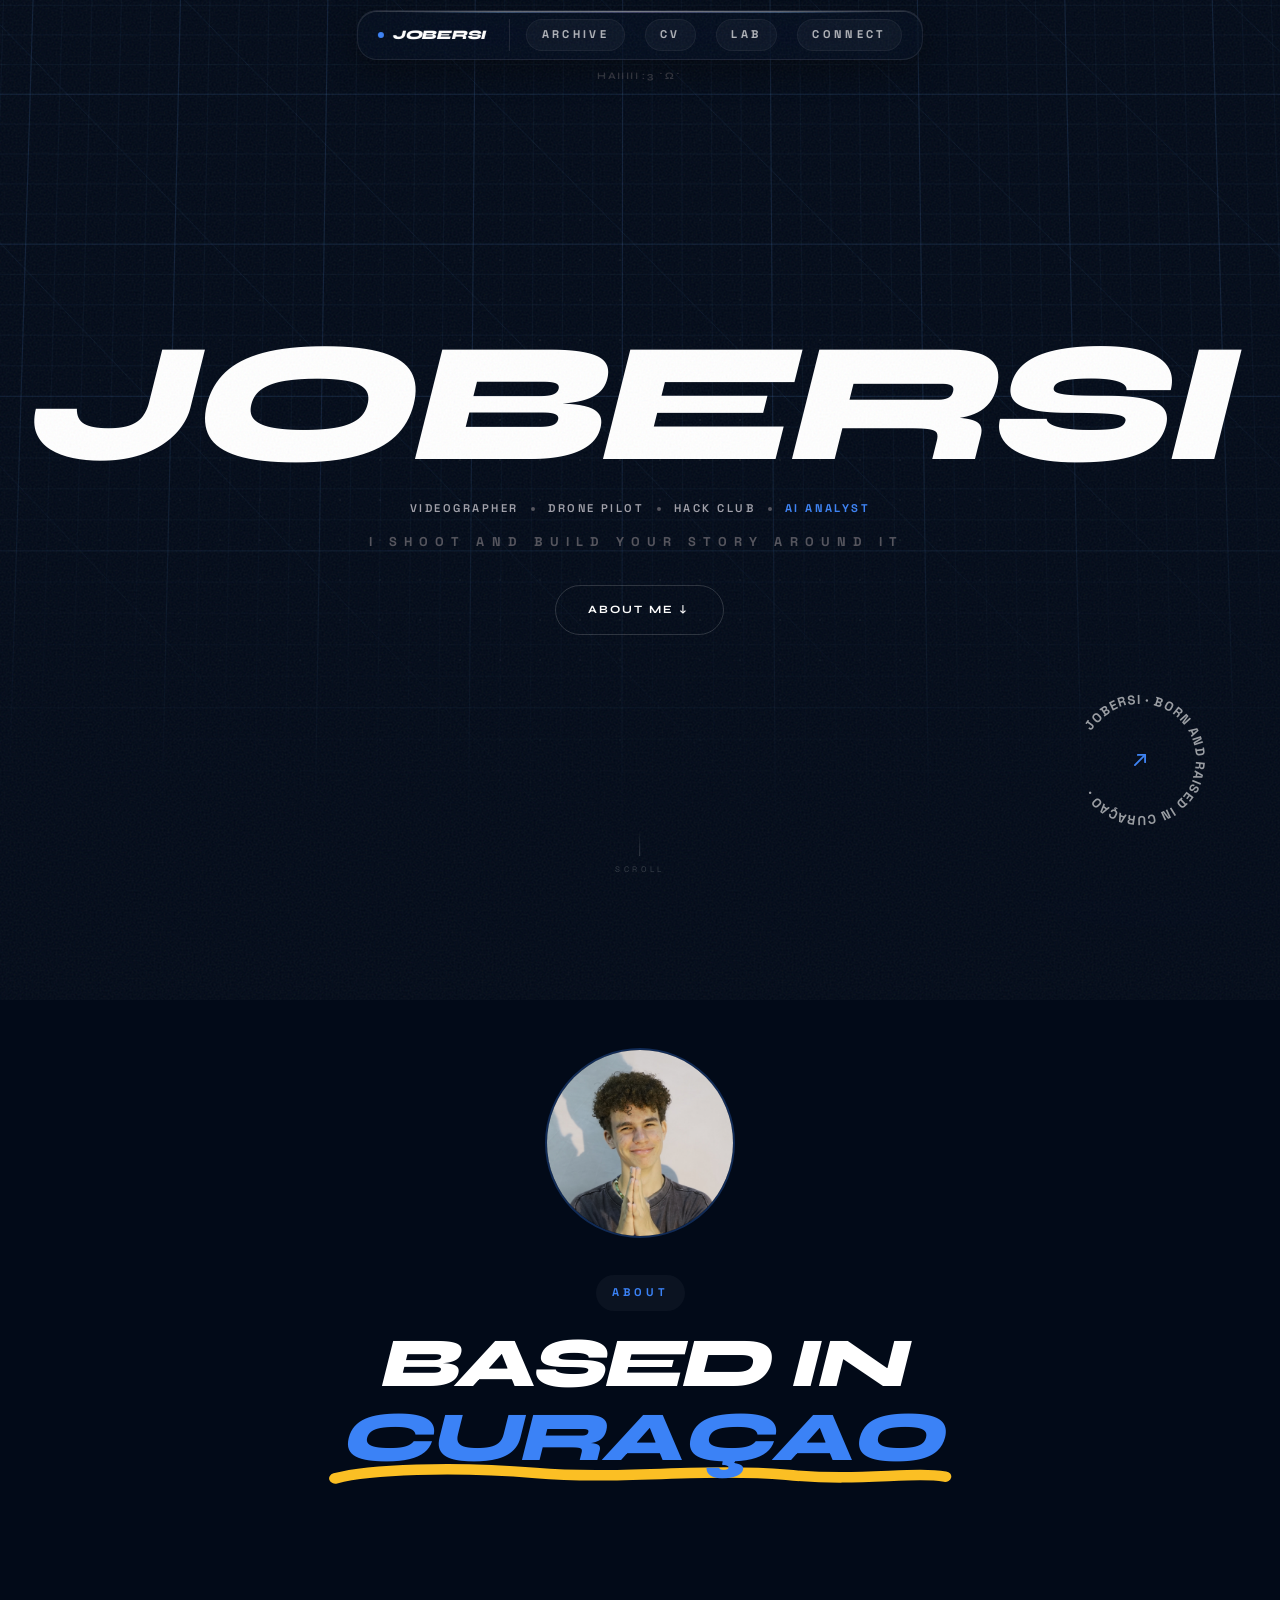
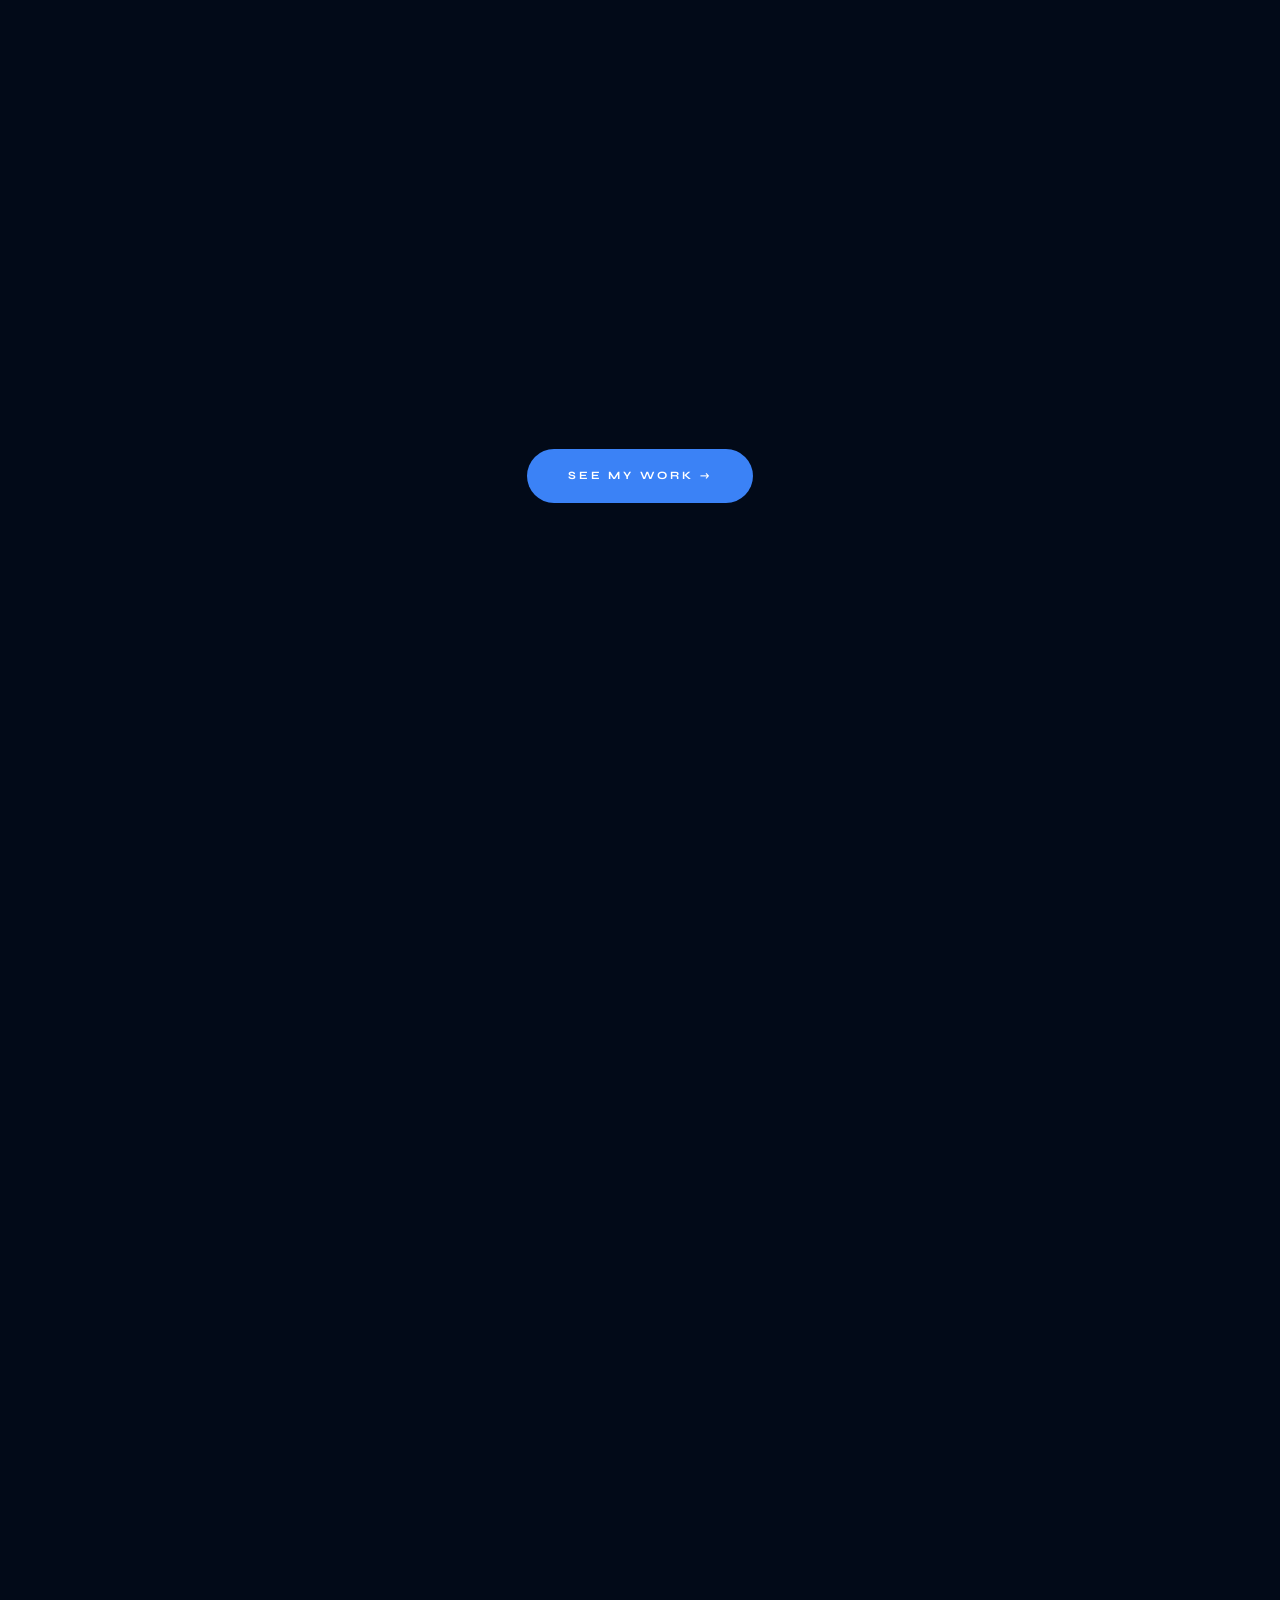
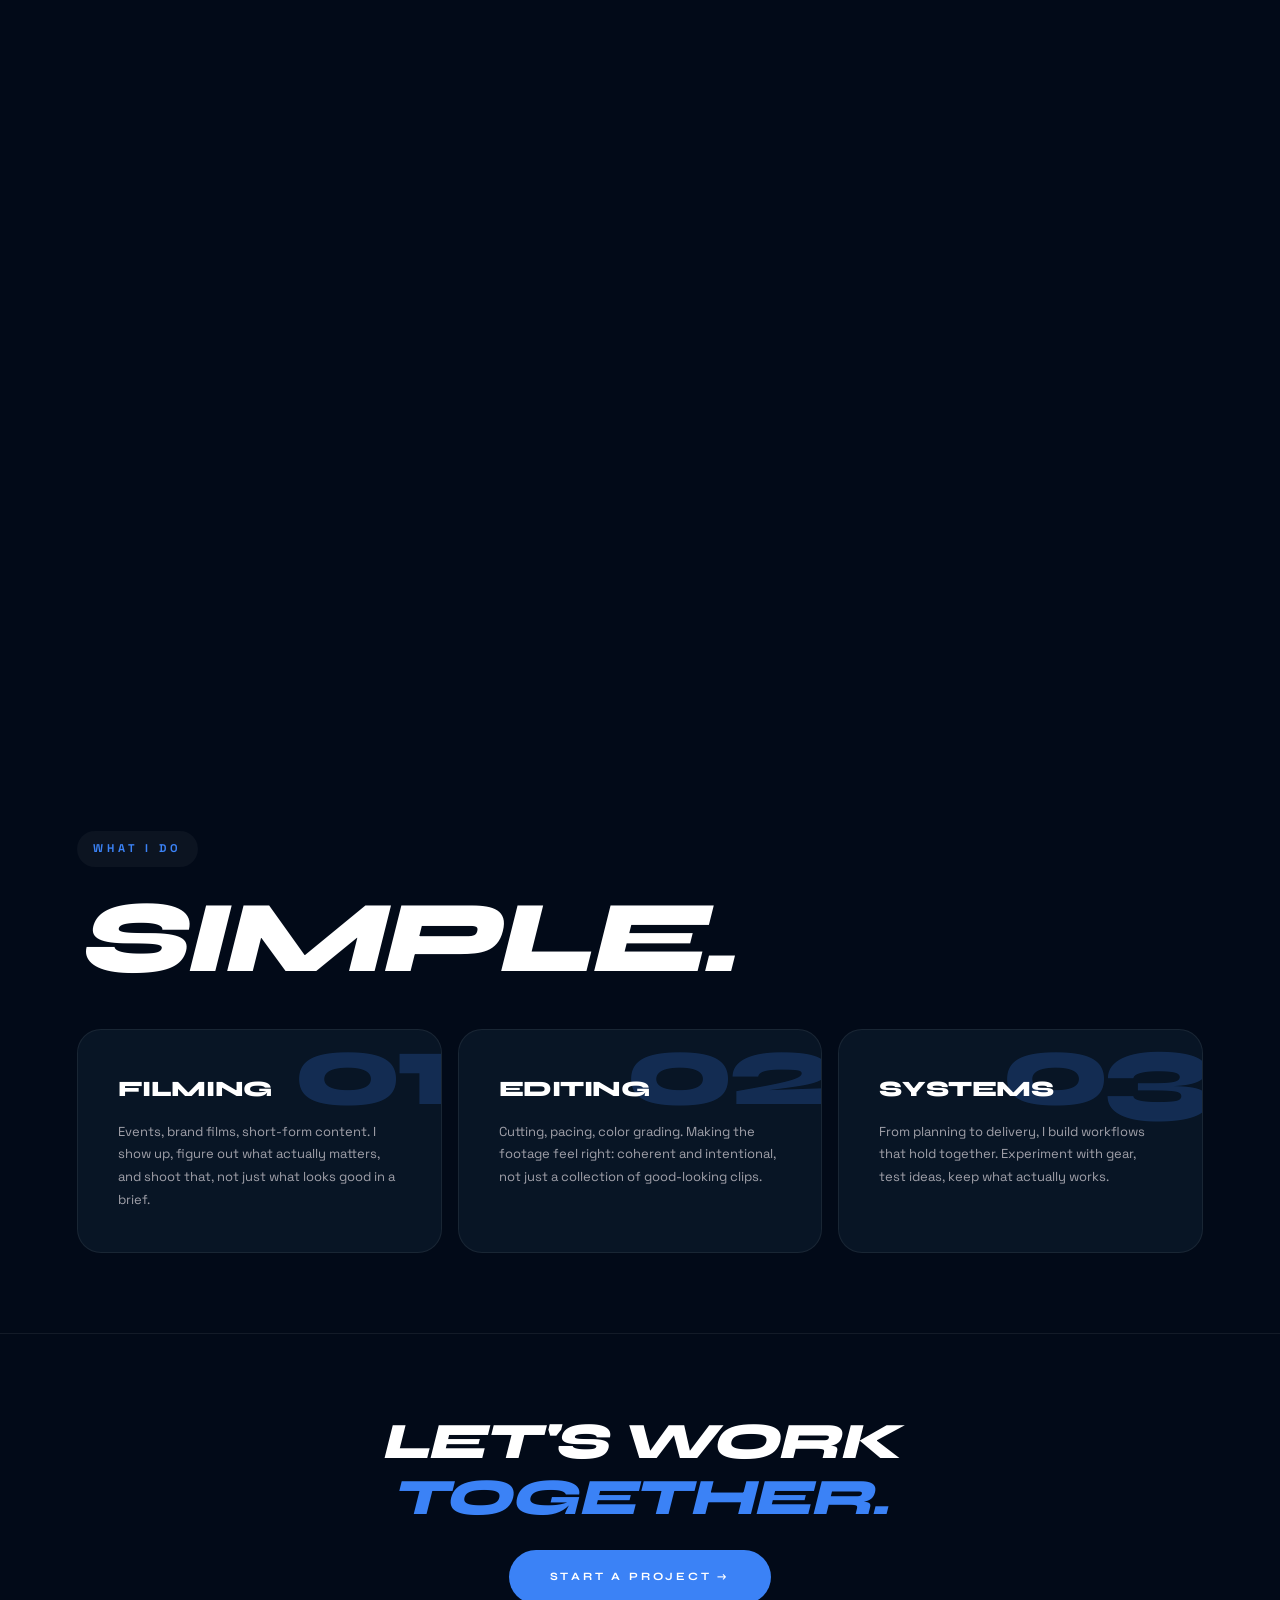
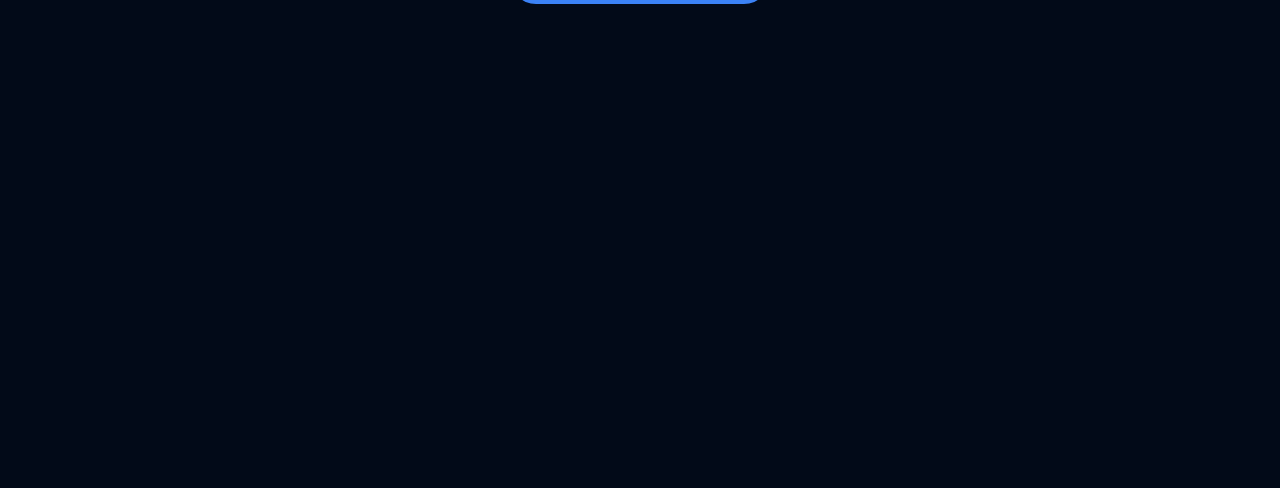
<file: index.html>
<!DOCTYPE html>
<html lang="en">
<head>
    <meta charset="UTF-8">
    <meta name="viewport" content="width=device-width, initial-scale=1.0">
    <title>JOBERSI | Visual Systems</title>
    <meta name="description" content="JOBERSI: Videographer & Visual Systems based in Curaçao.">
    <meta property="og:title" content="JOBERSI | Visual Systems">
    <meta property="og:description" content="Videographer & Visual Systems based in Curaçao. I shoot. I build around it.">
    <meta property="og:type" content="website">
    <meta property="og:image" content="media/cover.jpg">
    <meta name="twitter:card" content="summary_large_image">
    <meta name="twitter:title" content="JOBERSI | Visual Systems">
    <meta name="twitter:description" content="Videographer & Visual Systems based in Curaçao.">
    <meta name="twitter:image" content="media/cover.jpg">
    <link rel="preconnect" href="https://fonts.googleapis.com">
    <link rel="preconnect" href="https://fonts.gstatic.com" crossorigin>
    <link href="https://fonts.googleapis.com/css2?family=Space+Grotesk:wght@300;400;500;600;700&family=Syne:wght@400;700;800&display=swap" rel="stylesheet">
    <link rel="icon" type="image/svg+xml" href="favicon.svg">
    <link rel="stylesheet" href="style.css">
    <script type="application/ld+json">
    {
        "@context": "https://schema.org",
        "@type": "Person",
        "name": "JOBERSI",
        "jobTitle": "Videographer & Visual Systems",
        "description": "Photo-video-cinematographer based in Curaçao, working on brand films, events, and short-form content.",
        "image": "media/cover.jpg",
        "url": "https://jobersi10.github.io/web/",
        "sameAs": [
            "https://www.instagram.com/editedby_jobersi",
            "https://github.com/jobersi10"
        ],
        "knowsAbout": ["Videography", "Drone Cinematography", "Video Editing", "Color Grading"],
        "makesOffer": {
            "@type": "Offer",
            "itemOffered": {
                "@type": "Service",
                "name": "Videography & Visual Systems",
                "serviceType": "Video Production"
            }
        }
    }
    </script>
</head>
<body>

<div id="cursor"></div>
<div id="bg-grad"></div>
<div id="bg-bloom"></div>
<div id="bg-backer"></div>
<!-- Ambient blobs — slow oscillating colored glows -->
<div class="ambient-blob blob-1" aria-hidden="true"></div>
<div class="ambient-blob blob-2" aria-hidden="true"></div>
<div class="ambient-blob blob-3" aria-hidden="true"></div>

<!-- Navigation -->
<nav id="navbar">
    <a class="nav-logo" href="index.html" data-nav><span class="nav-dot"></span>JOBERSI</a>
    <div class="nav-links">
        <a class="nav-link" href="portfolio.html" data-nav>Archive</a>
        <a class="nav-link" href="cv.html" data-nav>CV</a>
        <a class="nav-link" href="gear.html" data-nav>Lab</a>
        <a class="nav-link" href="contact.html" data-nav>Connect</a>
    </div>
    <button id="hamburger" aria-label="Open menu">☰</button>
</nav>

<button id="back-to-top" aria-label="Back to top">↑</button>

<!-- Mobile menu -->
<div id="mobile-menu">
    <button id="m-close" aria-label="Close menu">✕</button>
    <a class="m-link" href="index.html" data-nav>Home</a>
    <a class="m-link" href="portfolio.html" data-nav>Archive</a>
    <a class="m-link" href="cv.html" data-nav>CV</a>
    <a class="m-link" href="gear.html" data-nav>Lab</a>
    <a class="m-link" href="contact.html" data-nav>Connect</a>
</div>

<!-- SITE CONTENT: z:1, solid bg — footer (z:0) hides behind this until scrolled away -->
<div id="site-content">

<!-- HERO -->
<section id="hero">
    <span class="hero-name javii-reveal" id="hero-name">JOBERSI</span>

    <div class="hero-meta javii-reveal">
        <span class="hero-meta-item">Videographer</span>
        <span class="hero-meta-sep"></span>
        <span class="hero-meta-item">Drone Pilot</span>
        <span class="hero-meta-sep"></span>
        <span class="hero-meta-item">Hack Club</span>
        <span class="hero-meta-sep"></span>
        <span class="hero-meta-item hero-meta-avail">AI Analyst</span>
    </div>

    <p class="hero-sub" id="hero-sub"><span class="hero-sub-line hero-sub-l1">I shoot</span><span class="hero-sub-line hero-sub-l2"> and build <span class="hero-word-your" id="hero-your">your</span> story</span><span class="hero-sub-line hero-sub-l3"> around it</span></p>

    <a href="#home-about" class="btn-outline javii-reveal" id="about-me-btn">About Me ↓</a>

    <div class="hero-badge" aria-hidden="true">
        <svg class="badge-ring" viewBox="0 0 100 100">
            <defs>
                <path id="badge-path" d="M 50,50 m -37,0 a 37,37 0 1,1 74,0 a 37,37 0 1,1 -74,0"/>
            </defs>
            <text class="badge-text">
                <textPath href="#badge-path" startOffset="50%" text-anchor="middle">JOBERSI · Born and Raised in Curaçao ·</textPath>
            </text>
        </svg>
        <span class="badge-center">
            <svg width="16" height="16" viewBox="0 0 22 22" fill="none" xmlns="http://www.w3.org/2000/svg">
                <line x1="4" y1="18" x2="18" y2="4" stroke="#3b82f6" stroke-width="2.5" stroke-linecap="round"/>
                <polyline points="8,4 18,4 18,14" fill="none" stroke="#3b82f6" stroke-width="2.5" stroke-linecap="round" stroke-linejoin="round"/>
            </svg>
        </span>
    </div>

    <span class="scroll-hint" aria-hidden="true">scroll</span>
</section>

<!-- ABOUT — scroll-driven word reveal, javii.es style -->
<section id="home-about">
    <!-- Scroll track — JS sets height based on word count -->
    <div id="about-scroll-track">
        <div class="about-sticky">
            <div class="container">

                <!-- Side floating photos (desktop only) -->
                <!-- Left: pfp — rickroll easter egg (3 clicks) -->
                <div class="about-float about-float-left" id="pfp-easter-egg" tabindex="-1" aria-hidden="true">
                    <img src="media/pfp.jpg" alt="">
                </div>
                <!-- Right: cover — star clip-path rotates, image stays still -->
                <div class="about-float about-float-right" aria-hidden="true">
                    <div class="star-mask-wrap">
                        <img src="media/cover.jpg" alt="">
                    </div>
                </div>

                <div class="about-editorial">
                    <!-- Mobile scroll photos: pfp → splits with star on paragraph 2 -->
                    <div class="about-scroll-photos" aria-hidden="true">
                        <div class="asp-pfp">
                            <img src="media/pfp.jpg" alt="">
                        </div>
                        <div class="asp-star">
                            <div class="star-mask-wrap">
                                <img src="media/cover.jpg" alt="">
                            </div>
                        </div>
                    </div>

                    <span class="pill javii-reveal">About</span>

                    <h2 class="section-heading javii-reveal about-heading">
                        Based in<br>
                        <span class="curacao-mark">
                            <span class="w-letter" style="--i:1">C</span><span class="w-letter" style="--i:2">u</span><span class="w-letter" style="--i:3">r</span><span class="w-letter" style="--i:4">a</span><span class="w-letter" style="--i:5">ç</span><span class="w-letter" style="--i:6">a</span><span class="w-letter" style="--i:7">o</span>
                            <!-- SVG hand-drawn yellow marker -->
                            <svg class="curacao-svg" viewBox="0 0 300 18" preserveAspectRatio="none" aria-hidden="true">
                                <path class="curacao-path" d="M4,11 C20,6 60,4 100,8 C140,12 180,5 220,9 C255,13 280,7 296,10" stroke="#fbbf24" stroke-width="6" fill="none" stroke-linecap="round"/>
                            </svg>
                        </span>
                    </h2>

                    <div class="about-body-text">
                        <p data-word-reveal>
                            I'm a <strong>photo-video-cinematographer</strong> and high school student in Curaçao.
                            I shoot events, brands, and anything worth capturing,
                            then build systems around the footage that actually make sense.
                        </p>
                        <p data-word-reveal style="margin-top:var(--sp-5);">
                            Focused on <strong>visual storytelling</strong> from concept to edit. Worked on 20+ projects
                            including camps, competitions, and client work. Also running
                            <a href="https://curahack.club" target="_blank" rel="noopener" class="hackclub-badge">
                                <img src="media/hcc.png" alt="Hack Club Curaçao logo">
                                Hack Club Curaçao
                            </a>
                            , a community for builders on the island.
                        </p>
                    </div>

                    <!-- Stats row + floating client cards -->
                    <div class="about-stats-wrap">
                        <div class="about-stats">
                            <div class="about-stat">
                                <div class="about-stat-num javii-reveal">20<span class="accent">+</span></div>
                                <div class="about-stat-label javii-reveal">Projects</div>
                            </div>
                            <div class="about-stat">
                                <div class="about-stat-num javii-reveal">5<span class="accent">+</span></div>
                                <div class="about-stat-label javii-reveal">Years Shooting</div>
                            </div>
                            <div class="about-stat">
                                <div class="about-stat-num javii-reveal">4<span class="accent">+</span></div>
                                <div class="about-stat-label javii-reveal">Clients</div>
                            </div>
                        </div>
                        <div class="clients-cards-row">
                            <a class="client-card cc-1" href="https://brightclub.info" target="_blank" rel="noopener" aria-label="Bright Club Foundation website"><img src="media/company1.png" alt="Bright Club Foundation logo" loading="lazy"></a>
                            <a class="client-card cc-2" href="https://www.facebook.com/BloempotCuracao/" target="_blank" rel="noopener" aria-label="Bloempot Shopping Center Facebook page"><img src="media/company2.png" alt="Bloempot logo" loading="lazy"></a>
                            <a class="client-card cc-3" href="https://www.instagram.com/stepbystep.curacao/" target="_blank" rel="noopener" aria-label="Step by Step Curaçao Instagram"><img src="media/company4.png" alt="Step by Step Curaçao logo" loading="lazy"></a>
                            <a class="client-card cc-4" href="https://hackclub.com" target="_blank" rel="noopener" aria-label="Hack Club website"><img src="media/company3.png" alt="Hack Club logo" loading="lazy"></a>
                        </div>
                    </div>

                    <a href="portfolio.html" class="btn-accent javii-reveal" data-nav>
                        See my work →
                    </a>
                </div>

            </div>
        </div>
    </div>
</section>

<!-- SERVICES -->
<section id="home-services">
    <div class="container">
        <span class="pill reveal">What I Do</span>
        <h2 class="section-heading reveal" style="margin-top:1.25rem;">Simple.</h2>

        <div class="services-grid">
            <div class="service-card reveal">
                <div class="service-num">01</div>
                <div class="service-title">Filming</div>
                <p class="service-desc">Events, brand films, short-form content. I show up, figure out what actually matters, and shoot that, not just what looks good in a brief.</p>
            </div>
            <div class="service-card reveal">
                <div class="service-num">02</div>
                <div class="service-title">Editing</div>
                <p class="service-desc">Cutting, pacing, color grading. Making the footage feel right: coherent and intentional, not just a collection of good-looking clips.</p>
            </div>
            <div class="service-card reveal">
                <div class="service-num">03</div>
                <div class="service-title">Systems</div>
                <p class="service-desc">From planning to delivery, I build workflows that hold together. Experiment with gear, test ideas, keep what actually works.</p>
            </div>
        </div>
    </div>
</section>

<!-- CTA SECTION — separate from motherboard footer -->
<section class="footer-cta-section reveal">
    <div class="container">
        <p class="footer-cta-text">
            Let's work<br><span class="accent">together.</span>
        </p>
        <a href="contact.html" class="btn-accent" data-nav>Start a Project →</a>
    </div>
</section>

</div><!-- /#site-content — footer lives below this, hidden until scrolled past -->

<!-- MOTHERBOARD FOOTER — behind #site-content, revealed as it scrolls away -->
<footer class="site-footer mboard-footer" id="site-footer">

    <!-- Circuit trace decoration -->
    <svg class="mboard-traces" aria-hidden="true" viewBox="0 0 1440 420" preserveAspectRatio="xMidYMid slice">
        <defs>
            <filter id="pcb-glow">
                <feGaussianBlur stdDeviation="1.5" result="blur"/>
                <feMerge><feMergeNode in="blur"/><feMergeNode in="SourceGraphic"/></feMerge>
            </filter>
        </defs>
        <g stroke="#00ff41" fill="none" opacity="0.18" filter="url(#pcb-glow)">
            <path stroke-width="1.5" d="M0,55 H180 V30 H420 V55 H680"/>
            <path stroke-width="1.5" d="M760,55 H960 V30 H1180 V75 H1440"/>
            <path stroke-width="1" d="M0,300 H120 V270 H300 V310 H480 V280 H680"/>
            <path stroke-width="1" d="M780,280 H980 V320 H1160 V290 H1350 V310 H1440"/>
            <path stroke-width="1" d="M180,55 V120 H240 V90 H360 V140"/>
            <path stroke-width="1" d="M960,30 V100 H1020 V75 H1120 V130"/>
            <path stroke-width="1" d="M300,310 V370"/>
            <path stroke-width="1" d="M1160,290 V360"/>
            <path stroke-width="0.7" opacity="0.7" d="M420,55 V110 H500 V80 H580"/>
            <path stroke-width="0.7" opacity="0.7" d="M1020,75 H1080 V50"/>
            <path stroke-width="0.7" opacity="0.7" d="M480,280 V220 H560 V250 H640"/>
            <circle cx="180"  cy="55"  r="4" fill="#00ff41" opacity="0.5"/>
            <circle cx="180"  cy="120" r="4" fill="#00ff41" opacity="0.5"/>
            <circle cx="420"  cy="55"  r="4" fill="#00ff41" opacity="0.5"/>
            <circle cx="960"  cy="30"  r="4" fill="#00ff41" opacity="0.5"/>
            <circle cx="960"  cy="100" r="4" fill="#00ff41" opacity="0.5"/>
            <circle cx="1160" cy="290" r="4" fill="#00ff41" opacity="0.45"/>
            <circle cx="300"  cy="310" r="4" fill="#00ff41" opacity="0.45"/>
            <circle cx="480"  cy="280" r="3.5" fill="#00ff41" opacity="0.4"/>
            <circle cx="1020" cy="75"  r="3.5" fill="#00ff41" opacity="0.4"/>
            <circle cx="500"  cy="80"  r="2.5" fill="none" stroke-width="1" opacity="0.5"/>
            <circle cx="640"  cy="250" r="2.5" fill="none" stroke-width="1" opacity="0.5"/>
            <circle cx="1080" cy="50"  r="2.5" fill="none" stroke-width="1" opacity="0.5"/>
        </g>
        <g stroke="#00ff41" fill="none" opacity="0.12">
            <rect x="240" y="88" width="120" height="54" rx="3" stroke-width="1"/>
            <line x1="240" y1="100" x2="228" y2="100" stroke-width="1"/>
            <line x1="240" y1="114" x2="228" y2="114" stroke-width="1"/>
            <line x1="240" y1="128" x2="228" y2="128" stroke-width="1"/>
            <line x1="360" y1="100" x2="372" y2="100" stroke-width="1"/>
            <line x1="360" y1="114" x2="372" y2="114" stroke-width="1"/>
            <line x1="360" y1="128" x2="372" y2="128" stroke-width="1"/>
            <text x="300" y="120" text-anchor="middle" font-family="monospace" font-size="8" fill="#00ff41" opacity="0.5" stroke="none">U1</text>
            <rect x="1020" y="98" width="100" height="44" rx="3" stroke-width="1"/>
            <line x1="1020" y1="110" x2="1008" y2="110" stroke-width="1"/>
            <line x1="1020" y1="124" x2="1008" y2="124" stroke-width="1"/>
            <line x1="1120" y1="110" x2="1132" y2="110" stroke-width="1"/>
            <line x1="1120" y1="124" x2="1132" y2="124" stroke-width="1"/>
            <text x="1070" y="124" text-anchor="middle" font-family="monospace" font-size="8" fill="#00ff41" opacity="0.5" stroke="none">MCU</text>
            <line x1="558" y1="105" x2="558" y2="118" stroke-width="1.5"/>
            <line x1="568" y1="105" x2="568" y2="118" stroke-width="1.5"/>
            <line x1="554" y1="105" x2="572" y2="105" stroke-width="0.8"/>
            <line x1="554" y1="118" x2="572" y2="118" stroke-width="0.8"/>
            <rect x="630" y="228" width="32" height="14" rx="2" stroke-width="1"/>
            <line x1="614" y1="235" x2="630" y2="235" stroke-width="1"/>
            <line x1="662" y1="235" x2="678" y2="235" stroke-width="1"/>
        </g>
        <!-- Data packets flowing through traces -->
        <g opacity="0.7">
            <circle r="2.5" fill="#00ff41">
                <animateMotion dur="2.8s" repeatCount="indefinite" begin="0s"
                    path="M0,55 H180 V30 H420 V55 H680"/>
            </circle>
            <circle r="2" fill="#00ff41">
                <animateMotion dur="3.5s" repeatCount="indefinite" begin="1.1s"
                    path="M760,55 H960 V30 H1180 V75 H1440"/>
            </circle>
            <circle r="2" fill="#00ff41">
                <animateMotion dur="4.2s" repeatCount="indefinite" begin="0.4s"
                    path="M0,300 H120 V270 H300 V310 H480 V280 H680"/>
            </circle>
            <circle r="2.5" fill="#00ff41">
                <animateMotion dur="3.1s" repeatCount="indefinite" begin="1.8s"
                    path="M780,280 H980 V320 H1160 V290 H1350 V310 H1440"/>
            </circle>
            <circle r="1.8" fill="#00ff41">
                <animateMotion dur="1.9s" repeatCount="indefinite" begin="0.7s"
                    path="M180,55 V120 H240 V90 H360 V140"/>
            </circle>
            <circle r="1.8" fill="#00ff41">
                <animateMotion dur="2.3s" repeatCount="indefinite" begin="2.1s"
                    path="M960,30 V100 H1020 V75 H1120 V130"/>
            </circle>
        </g>
    </svg>

    <div class="container mboard-content">

        <!-- Top 3-column row -->
        <div class="mboard-top">

            <!-- Left: identity + CTA -->
            <div class="mboard-id">
                <span class="mboard-sys-label">// JOBERSI.EXE v2.0</span>
                <p class="mboard-tagline">I shoot and build your story around it</p>
                <a href="contact.html" class="btn-mboard" data-nav>Contact Me →</a>
            </div>

            <!-- Middle: navigate -->
            <nav aria-label="Footer navigation">
                <span class="mboard-sys-label">// NAVIGATE</span>
                <ul class="mboard-links">
                    <li><a href="index.html"     data-nav>Home</a></li>
                    <li><a href="portfolio.html" data-nav>Archive</a></li>
                    <li><a href="cv.html"        data-nav>CV</a></li>
                    <li><a href="gear.html"      data-nav>Lab</a></li>
                    <li><a href="contact.html"   data-nav>Connect</a></li>
                </ul>
            </nav>

            <!-- Right: follow -->
            <div class="mboard-follow">
                <span class="mboard-sys-label">// FOLLOW</span>
                <div class="mboard-socials">
                    <a href="https://www.instagram.com/editedby_jobersi" class="mboard-social-btn" target="_blank" rel="noopener" aria-label="Instagram">
                        <svg width="17" height="17" viewBox="0 0 24 24" fill="none" stroke="currentColor" stroke-width="2" stroke-linecap="round" stroke-linejoin="round">
                            <rect x="2" y="2" width="20" height="20" rx="5" ry="5"/>
                            <circle cx="12" cy="12" r="4"/>
                            <circle cx="17.5" cy="6.5" r="0.5" fill="currentColor" stroke="none"/>
                        </svg>
                    </a>
                    <a href="https://github.com/jobersi10" class="mboard-social-btn" target="_blank" rel="noopener" aria-label="GitHub">
                        <svg width="17" height="17" viewBox="0 0 24 24" fill="none" stroke="currentColor" stroke-width="2" stroke-linecap="round" stroke-linejoin="round">
                            <path d="M9 19c-5 1.5-5-2.5-7-3m14 6v-3.87a3.37 3.37 0 0 0-.94-2.61c3.14-.35 6.44-1.54 6.44-7A5.44 5.44 0 0 0 20 4.77 5.07 5.07 0 0 0 19.91 1S18.73.65 16 2.48a13.38 13.38 0 0 0-7 0C6.27.65 5.09 1 5.09 1A5.07 5.07 0 0 0 5 4.77a5.44 5.44 0 0 0-1.5 3.78c0 5.42 3.3 6.61 6.44 7A3.37 3.37 0 0 0 9 18.13V22"/>
                        </svg>
                    </a>
                </div>
                <p class="mboard-mono">Born and Raised in Curaçao</p>
            </div>

        </div><!-- /mboard-top -->

        <div class="mboard-divider"></div>

        <div class="mboard-bottom">
            <button type="button" id="cursor-toggle" class="mboard-cursor-toggle" aria-pressed="false">
                <span class="mboard-cursor-dot" aria-hidden="true"></span>Custom Cursor
            </button>
            <span class="mboard-copy">© 2026 JOBERSI</span>
            <span class="mboard-copy">Built with care :3</span>
        </div>

    </div><!-- /mboard-content -->

    <!-- Full-width JOBERSI watermark -->
    <div class="mboard-watermark" aria-hidden="true">JOBERSI</div>

</footer>

<script src="script.js" defer></script>
</body>
</html>
</file>
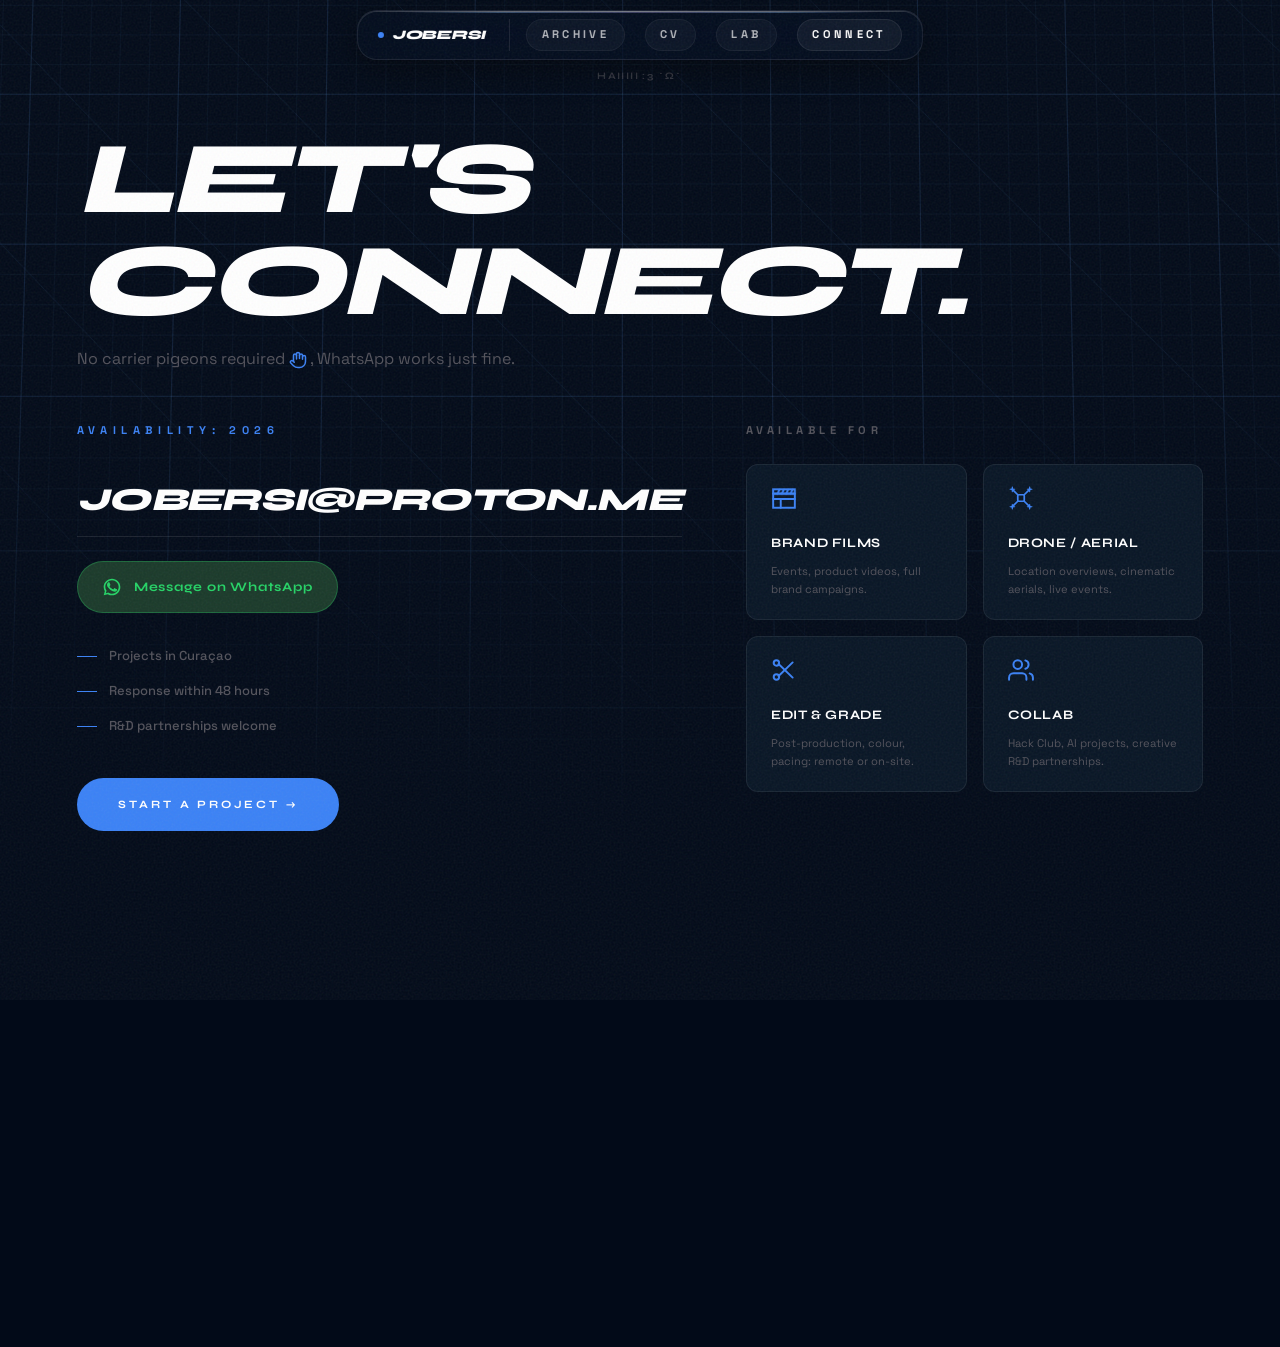
<file: contact.html>
<!DOCTYPE html>
<html lang="en">
<head>
    <meta charset="UTF-8">
    <meta name="viewport" content="width=device-width, initial-scale=1.0">
    <title>JOBERSI | Connect</title>
    <meta name="description" content="Contact JOBERSI for videography, production, and collaboration.">
    <meta property="og:title" content="JOBERSI | Connect">
    <meta property="og:description" content="Get in touch with JOBERSI for videography, production, and collaboration in Curaçao.">
    <meta property="og:type" content="website">
    <meta property="og:image" content="media/cover.jpg">
    <meta name="twitter:card" content="summary_large_image">
    <meta name="twitter:title" content="JOBERSI | Connect">
    <meta name="twitter:description" content="Get in touch with JOBERSI for videography, production, and collaboration.">
    <meta name="twitter:image" content="media/cover.jpg">
    <link rel="preconnect" href="https://fonts.googleapis.com">
    <link rel="preconnect" href="https://fonts.gstatic.com" crossorigin>
    <link href="https://fonts.googleapis.com/css2?family=Space+Grotesk:wght@300;400;500;600;700&family=Syne:wght@400;700;800&display=swap" rel="stylesheet">
    <link rel="icon" type="image/svg+xml" href="favicon.svg">
    <link rel="stylesheet" href="style.css">
</head>
<body>

<div id="cursor"></div>
<div id="bg-grad"></div>
<div id="bg-bloom"></div>
<div id="bg-backer"></div>

<nav>
    <a class="nav-logo" href="index.html" data-nav><span class="nav-dot"></span>JOBERSI</a>
    <div class="nav-links">
        <a class="nav-link" href="portfolio.html" data-nav>Archive</a>
        <a class="nav-link" href="cv.html" data-nav>CV</a>
        <a class="nav-link" href="gear.html" data-nav>Lab</a>
        <a class="nav-link active" href="contact.html" data-nav>Connect</a>
    </div>
    <button id="hamburger" aria-label="Open menu">☰</button>
</nav>

<div id="mobile-menu">
    <button id="m-close" aria-label="Close menu">✕</button>
    <a class="m-link" href="index.html" data-nav>Home</a>
    <a class="m-link" href="portfolio.html" data-nav>Archive</a>
    <a class="m-link" href="cv.html" data-nav>CV</a>
    <a class="m-link" href="gear.html" data-nav>Lab</a>
    <a class="m-link active" href="contact.html" data-nav>Connect</a>
</div>

<button id="back-to-top" aria-label="Back to top">↑</button>

<div class="page-wrap">
    <div class="container">
        <h1 class="section-heading reveal">Let's<br>Connect.</h1>
        <p class="connect-tagline reveal">No carrier pigeons required
            <span class="wiggle" aria-hidden="true">
                <svg width="18" height="18" viewBox="0 0 24 24" fill="none" stroke="currentColor" stroke-width="2" stroke-linecap="round" stroke-linejoin="round"><path d="M18 11V6a2 2 0 0 0-2-2v0a2 2 0 0 0-2 2v0"/><path d="M14 10V4a2 2 0 0 0-2-2v0a2 2 0 0 0-2 2v2"/><path d="M10 10.5V6a2 2 0 0 0-2-2v0a2 2 0 0 0-2 2v8"/><path d="M18 8a2 2 0 1 1 4 0v6a8 8 0 0 1-8 8h-2c-2.8 0-4.5-.86-5.99-2.34l-3.6-3.6a2 2 0 0 1 2.83-2.82L7 15"/></svg>
            </span>
            , WhatsApp works just fine.</p>

        <!-- TOP ROW: contact info + WhatsApp -->
        <div class="contact-grid">
            <div class="reveal">
                <span class="contact-avail">Availability: 2026</span>
                <a href="mailto:jobersi@proton.me" class="contact-email">JOBERSI@PROTON.ME</a>

                <!-- WhatsApp CTA — prominent green button -->
                <a href="https://wa.me/59996767305" target="_blank" rel="noopener" class="btn-whatsapp reveal">
                    <svg width="20" height="20" viewBox="0 0 24 24" fill="currentColor" aria-hidden="true">
                        <path d="M17.472 14.382c-.297-.149-1.758-.867-2.03-.967-.273-.099-.471-.148-.67.15-.197.297-.767.966-.94 1.164-.173.199-.347.223-.644.075-.297-.15-1.255-.463-2.39-1.475-.883-.788-1.48-1.761-1.653-2.059-.173-.297-.018-.458.13-.606.134-.133.298-.347.446-.52.149-.174.198-.298.298-.497.099-.198.05-.371-.025-.52-.075-.149-.669-1.612-.916-2.207-.242-.579-.487-.5-.669-.51-.173-.008-.371-.01-.57-.01-.198 0-.52.074-.792.372-.272.297-1.04 1.016-1.04 2.479 0 1.462 1.065 2.875 1.213 3.074.149.198 2.096 3.2 5.077 4.487.709.306 1.262.489 1.694.625.712.227 1.36.195 1.871.118.571-.085 1.758-.719 2.006-1.413.248-.694.248-1.289.173-1.413-.074-.124-.272-.198-.57-.347z"/>
                        <path d="M12 2C6.477 2 2 6.477 2 12c0 1.89.525 3.66 1.438 5.168L2 22l4.978-1.413A9.953 9.953 0 0012 22c5.523 0 10-4.477 10-10S17.523 2 12 2zm0 18a7.95 7.95 0 01-4.076-1.123l-.292-.173-3.044.863.877-3.083-.19-.317A7.96 7.96 0 014 12c0-4.418 3.582-8 8-8s8 3.582 8 8-3.582 8-8 8z"/>
                    </svg>
                    Message on WhatsApp
                </a>

                <div class="contact-meta">
                    <div class="contact-meta-row">Projects in Curaçao</div>
                    <div class="contact-meta-row">Response within 48 hours</div>
                    <div class="contact-meta-row">R&amp;D partnerships welcome</div>
                </div>
                <a href="mailto:jobersi@proton.me" class="btn-accent" style="margin-top:2.5rem;">Start a Project →</a>
            </div>

            <!-- Available for -->
            <div class="reveal" style="transition-delay:0.12s;">
                <span class="social-label">Available For</span>
                <div class="avail-grid">
                    <div class="avail-card reveal" style="transition-delay:0.05s">
                        <span class="avail-icon" aria-hidden="true">
                            <svg class="icon-clapper" viewBox="0 0 24 24" fill="none" stroke="currentColor" stroke-width="1.8" stroke-linecap="round" stroke-linejoin="miter" overflow="visible"><rect x="2" y="8" width="20" height="13"/><line x1="2" y1="13" x2="22" y2="13"/><line x1="9" y1="13" x2="9" y2="21"/><g class="clap-top"><rect x="2" y="4" width="20" height="4"/><line x1="8" y1="4" x2="6" y2="8"/><line x1="12" y1="4" x2="10" y2="8"/><line x1="16" y1="4" x2="14" y2="8"/><line x1="20" y1="4" x2="18" y2="8"/></g></svg>
                        </span>
                        <span class="avail-title">Brand Films</span>
                        <p class="avail-desc">Events, product videos, full brand campaigns.</p>
                    </div>
                    <div class="avail-card reveal" style="transition-delay:0.15s">
                        <span class="avail-icon" aria-hidden="true">
                            <svg class="icon-drone" viewBox="0 0 24 24" fill="none" stroke="currentColor" stroke-width="1.6" stroke-linecap="round" stroke-linejoin="round"><rect x="9" y="9" width="6" height="6" rx="1"/><path d="M9 9L4 4M15 9l5-5M9 15l-5 5M15 15l5 5"/><g class="prop prop-tl"><ellipse cx="4" cy="4" rx="2.8" ry="0.7" fill="currentColor" stroke="none"/><ellipse cx="4" cy="4" rx="0.7" ry="2.8" fill="currentColor" stroke="none"/></g><g class="prop prop-tr"><ellipse cx="20" cy="4" rx="2.8" ry="0.7" fill="currentColor" stroke="none"/><ellipse cx="20" cy="4" rx="0.7" ry="2.8" fill="currentColor" stroke="none"/></g><g class="prop prop-bl"><ellipse cx="4" cy="20" rx="2.8" ry="0.7" fill="currentColor" stroke="none"/><ellipse cx="4" cy="20" rx="0.7" ry="2.8" fill="currentColor" stroke="none"/></g><g class="prop prop-br"><ellipse cx="20" cy="20" rx="2.8" ry="0.7" fill="currentColor" stroke="none"/><ellipse cx="20" cy="20" rx="0.7" ry="2.8" fill="currentColor" stroke="none"/></g></svg>
                        </span>
                        <span class="avail-title">Drone / Aerial</span>
                        <p class="avail-desc">Location overviews, cinematic aerials, live events.</p>
                    </div>
                    <div class="avail-card reveal" style="transition-delay:0.25s">
                        <span class="avail-icon" aria-hidden="true">
                            <svg class="icon-scissors" viewBox="0 0 24 24" fill="none" stroke="currentColor" stroke-width="1.8" stroke-linecap="round" stroke-linejoin="round"><g class="sc-top"><circle cx="5" cy="5.5" r="2.5"/><line x1="7" y1="6.5" x2="20" y2="19"/></g><g class="sc-bot"><circle cx="5" cy="18.5" r="2.5"/><line x1="7" y1="17.5" x2="20" y2="5"/></g></svg>
                        </span>
                        <span class="avail-title">Edit &amp; Grade</span>
                        <p class="avail-desc">Post-production, colour, pacing: remote or on-site.</p>
                    </div>
                    <div class="avail-card reveal" style="transition-delay:0.35s">
                        <span class="avail-icon" aria-hidden="true">
                            <svg class="icon-collab" viewBox="0 0 24 24" fill="none" stroke="currentColor" stroke-width="1.8" stroke-linecap="round" stroke-linejoin="round"><path d="M17 21v-2a4 4 0 0 0-4-4H5a4 4 0 0 0-4 4v2"/><circle cx="9" cy="7" r="4"/><path d="M23 21v-2a4 4 0 0 0-3-3.87"/><path d="M16 3.13a4 4 0 0 1 0 7.75"/></svg>
                        </span>
                        <span class="avail-title">Collab</span>
                        <p class="avail-desc">Hack Club, AI projects, creative R&amp;D partnerships.</p>
                    </div>
                </div>
            </div>
        </div>

    </div>
</div>

<footer class="mboard-footer" id="site-footer">
    <svg class="mboard-traces" aria-hidden="true" viewBox="0 0 1440 420" preserveAspectRatio="xMidYMid slice">
        <defs>
            <filter id="pcb-glow">
                <feGaussianBlur stdDeviation="1.5" result="blur"/>
                <feMerge><feMergeNode in="blur"/><feMergeNode in="SourceGraphic"/></feMerge>
            </filter>
        </defs>
        <g stroke="#00ff41" fill="none" opacity="0.18" filter="url(#pcb-glow)">
            <path stroke-width="1.5" d="M0,55 H180 V30 H420 V55 H680"/>
            <path stroke-width="1.5" d="M760,55 H960 V30 H1180 V75 H1440"/>
            <path stroke-width="1" d="M0,300 H120 V270 H300 V310 H480 V280 H680"/>
            <path stroke-width="1" d="M780,280 H980 V320 H1160 V290 H1350 V310 H1440"/>
            <path stroke-width="1" d="M180,55 V120 H240 V90 H360 V140"/>
            <path stroke-width="1" d="M960,30 V100 H1020 V75 H1120 V130"/>
            <path stroke-width="1" d="M300,310 V370"/>
            <path stroke-width="1" d="M1160,290 V360"/>
            <path stroke-width="0.7" opacity="0.7" d="M420,55 V110 H500 V80 H580"/>
            <path stroke-width="0.7" opacity="0.7" d="M1020,75 H1080 V50"/>
            <path stroke-width="0.7" opacity="0.7" d="M480,280 V220 H560 V250 H640"/>
            <circle cx="180"  cy="55"  r="4" fill="#00ff41" opacity="0.5"/>
            <circle cx="180"  cy="120" r="4" fill="#00ff41" opacity="0.5"/>
            <circle cx="420"  cy="55"  r="4" fill="#00ff41" opacity="0.5"/>
            <circle cx="960"  cy="30"  r="4" fill="#00ff41" opacity="0.5"/>
            <circle cx="960"  cy="100" r="4" fill="#00ff41" opacity="0.5"/>
            <circle cx="1160" cy="290" r="4" fill="#00ff41" opacity="0.45"/>
            <circle cx="300"  cy="310" r="4" fill="#00ff41" opacity="0.45"/>
            <circle cx="480"  cy="280" r="3.5" fill="#00ff41" opacity="0.4"/>
            <circle cx="1020" cy="75"  r="3.5" fill="#00ff41" opacity="0.4"/>
            <circle cx="500"  cy="80"  r="2.5" fill="none" stroke-width="1" opacity="0.5"/>
            <circle cx="640"  cy="250" r="2.5" fill="none" stroke-width="1" opacity="0.5"/>
            <circle cx="1080" cy="50"  r="2.5" fill="none" stroke-width="1" opacity="0.5"/>
        </g>
        <g stroke="#00ff41" fill="none" opacity="0.12">
            <rect x="240" y="88" width="120" height="54" rx="3" stroke-width="1"/>
            <line x1="240" y1="100" x2="228" y2="100" stroke-width="1"/>
            <line x1="240" y1="114" x2="228" y2="114" stroke-width="1"/>
            <line x1="240" y1="128" x2="228" y2="128" stroke-width="1"/>
            <line x1="360" y1="100" x2="372" y2="100" stroke-width="1"/>
            <line x1="360" y1="114" x2="372" y2="114" stroke-width="1"/>
            <line x1="360" y1="128" x2="372" y2="128" stroke-width="1"/>
            <text x="300" y="120" text-anchor="middle" font-family="monospace" font-size="8" fill="#00ff41" opacity="0.5" stroke="none">U1</text>
            <rect x="1020" y="98" width="100" height="44" rx="3" stroke-width="1"/>
            <line x1="1020" y1="110" x2="1008" y2="110" stroke-width="1"/>
            <line x1="1020" y1="124" x2="1008" y2="124" stroke-width="1"/>
            <line x1="1120" y1="110" x2="1132" y2="110" stroke-width="1"/>
            <line x1="1120" y1="124" x2="1132" y2="124" stroke-width="1"/>
            <text x="1070" y="124" text-anchor="middle" font-family="monospace" font-size="8" fill="#00ff41" opacity="0.5" stroke="none">MCU</text>
            <line x1="558" y1="105" x2="558" y2="118" stroke-width="1.5"/>
            <line x1="568" y1="105" x2="568" y2="118" stroke-width="1.5"/>
            <line x1="554" y1="105" x2="572" y2="105" stroke-width="0.8"/>
            <line x1="554" y1="118" x2="572" y2="118" stroke-width="0.8"/>
            <rect x="630" y="228" width="32" height="14" rx="2" stroke-width="1"/>
            <line x1="614" y1="235" x2="630" y2="235" stroke-width="1"/>
            <line x1="662" y1="235" x2="678" y2="235" stroke-width="1"/>
        </g>
        <!-- Data packets flowing through traces -->
        <g opacity="0.7">
            <circle r="2.5" fill="#00ff41">
                <animateMotion dur="2.8s" repeatCount="indefinite" begin="0s"
                    path="M0,55 H180 V30 H420 V55 H680"/>
            </circle>
            <circle r="2" fill="#00ff41">
                <animateMotion dur="3.5s" repeatCount="indefinite" begin="1.1s"
                    path="M760,55 H960 V30 H1180 V75 H1440"/>
            </circle>
            <circle r="2" fill="#00ff41">
                <animateMotion dur="4.2s" repeatCount="indefinite" begin="0.4s"
                    path="M0,300 H120 V270 H300 V310 H480 V280 H680"/>
            </circle>
            <circle r="2.5" fill="#00ff41">
                <animateMotion dur="3.1s" repeatCount="indefinite" begin="1.8s"
                    path="M780,280 H980 V320 H1160 V290 H1350 V310 H1440"/>
            </circle>
            <circle r="1.8" fill="#00ff41">
                <animateMotion dur="1.9s" repeatCount="indefinite" begin="0.7s"
                    path="M180,55 V120 H240 V90 H360 V140"/>
            </circle>
            <circle r="1.8" fill="#00ff41">
                <animateMotion dur="2.3s" repeatCount="indefinite" begin="2.1s"
                    path="M960,30 V100 H1020 V75 H1120 V130"/>
            </circle>
        </g>
    </svg>
    <div class="container mboard-content">
        <div class="mboard-top">
            <div class="mboard-id">
                <span class="mboard-sys-label">// JOBERSI.EXE v2.0</span>
                <p class="mboard-tagline">I shoot and build your story around it</p>
                <a href="contact.html" class="btn-mboard" data-nav>Contact Me →</a>
            </div>
            <nav aria-label="Footer navigation">
                <span class="mboard-sys-label">// NAVIGATE</span>
                <ul class="mboard-links">
                    <li><a href="index.html"     data-nav>Home</a></li>
                    <li><a href="portfolio.html" data-nav>Archive</a></li>
                    <li><a href="cv.html"        data-nav>CV</a></li>
                    <li><a href="gear.html"      data-nav>Lab</a></li>
                    <li><a href="contact.html"   data-nav>Connect</a></li>
                </ul>
            </nav>
            <div class="mboard-follow">
                <span class="mboard-sys-label">// FOLLOW</span>
                <div class="mboard-socials">
                    <a href="https://www.instagram.com/editedby_jobersi" class="mboard-social-btn" target="_blank" rel="noopener" aria-label="Instagram">
                        <svg width="17" height="17" viewBox="0 0 24 24" fill="none" stroke="currentColor" stroke-width="2" stroke-linecap="round" stroke-linejoin="round"><rect x="2" y="2" width="20" height="20" rx="5" ry="5"/><circle cx="12" cy="12" r="4"/><circle cx="17.5" cy="6.5" r="0.5" fill="currentColor" stroke="none"/></svg>
                    </a>
                    <a href="https://github.com/jobersi10" class="mboard-social-btn" target="_blank" rel="noopener" aria-label="GitHub">
                        <svg width="17" height="17" viewBox="0 0 24 24" fill="none" stroke="currentColor" stroke-width="2" stroke-linecap="round" stroke-linejoin="round"><path d="M9 19c-5 1.5-5-2.5-7-3m14 6v-3.87a3.37 3.37 0 0 0-.94-2.61c3.14-.35 6.44-1.54 6.44-7A5.44 5.44 0 0 0 20 4.77 5.07 5.07 0 0 0 19.91 1S18.73.65 16 2.48a13.38 13.38 0 0 0-7 0C6.27.65 5.09 1 5.09 1A5.07 5.07 0 0 0 5 4.77a5.44 5.44 0 0 0-1.5 3.78c0 5.42 3.3 6.61 6.44 7A3.37 3.37 0 0 0 9 18.13V22"/></svg>
                    </a>
                </div>
                <p class="mboard-mono">Born and Raised in Curaçao</p>
            </div>
        </div>
        <div class="mboard-divider"></div>
        <div class="mboard-bottom">
            <span class="mboard-copy">© 2026 JOBERSI</span>
            <span class="mboard-copy">Built with care :3</span>
        </div>
    </div>
    <div class="mboard-watermark" aria-hidden="true">JOBERSI</div>
</footer>

<script src="script.js" defer></script>
</body>
</html>
</file>
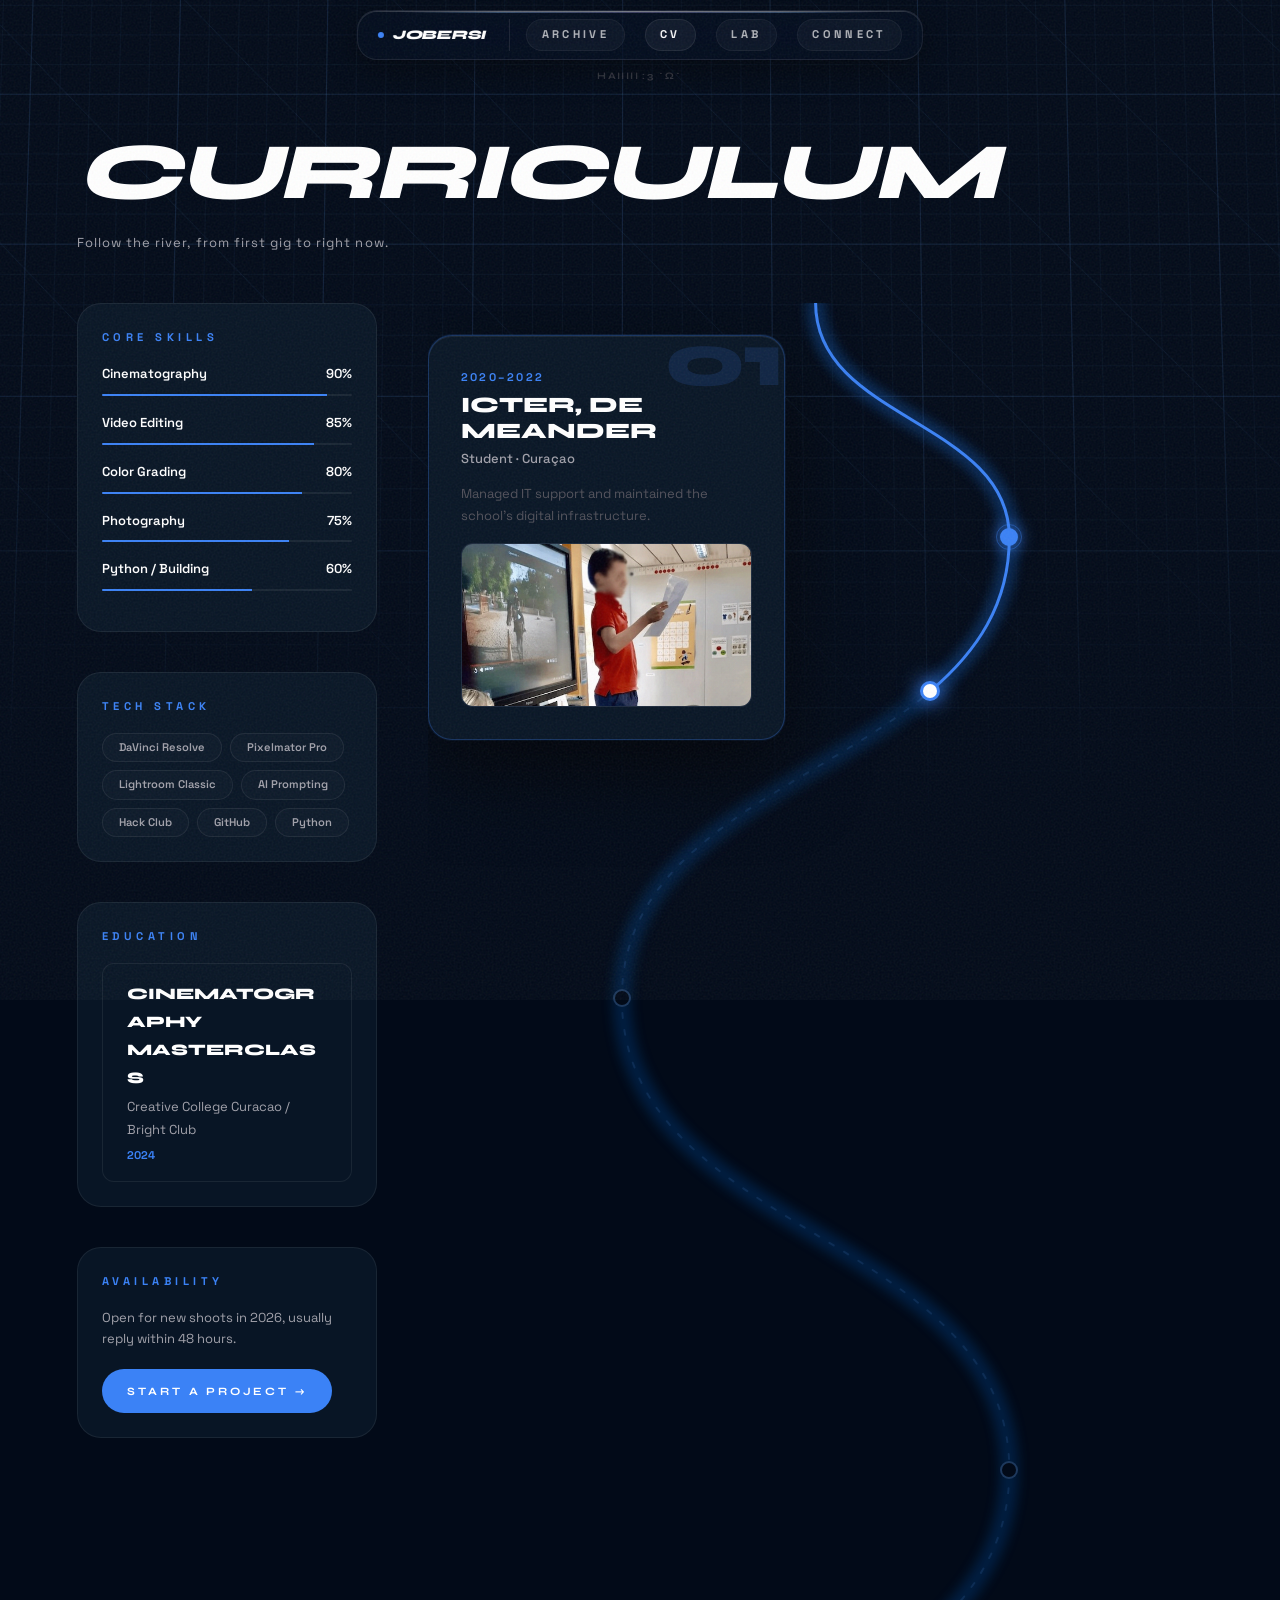
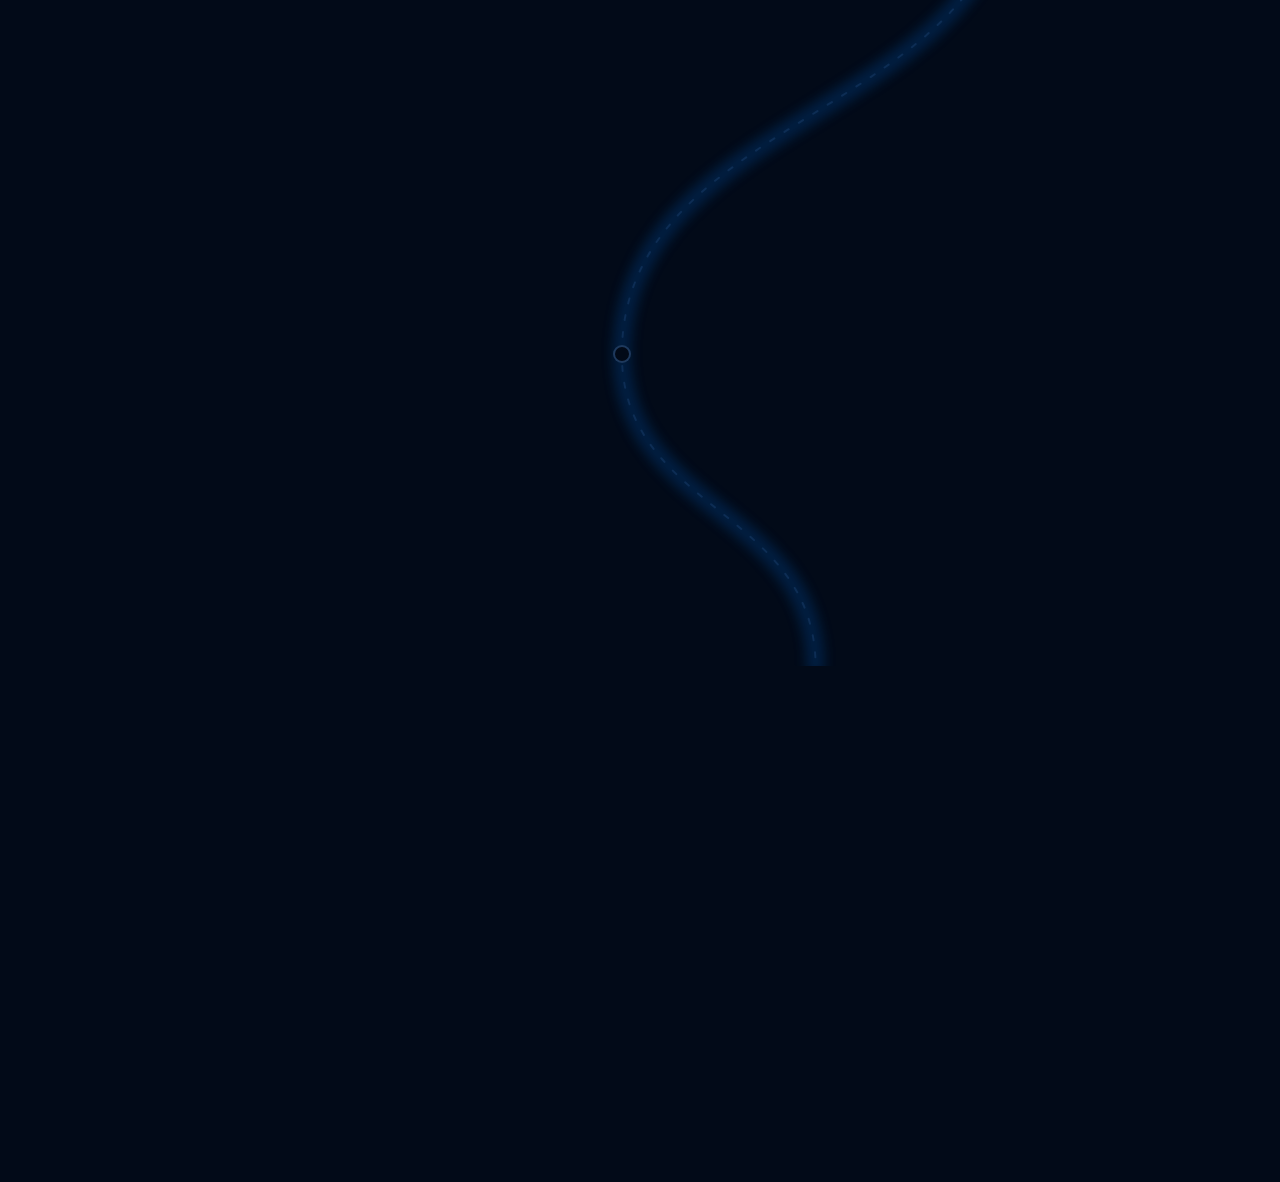
<file: cv.html>
<!DOCTYPE html>
<html lang="en">
<head>
    <meta charset="UTF-8">
    <meta name="viewport" content="width=device-width, initial-scale=1.0">
    <title>JOBERSI | CV</title>
    <meta name="description" content="JOBERSI curriculum vitae and experience summary.">
    <meta property="og:title" content="JOBERSI | CV">
    <meta property="og:description" content="JOBERSI curriculum vitae: videographer & visual systems based in Curaçao.">
    <meta property="og:type" content="website">
    <meta property="og:image" content="media/cover.jpg">
    <meta name="twitter:card" content="summary_large_image">
    <meta name="twitter:title" content="JOBERSI | CV">
    <meta name="twitter:description" content="JOBERSI curriculum vitae: videographer & visual systems based in Curaçao.">
    <meta name="twitter:image" content="media/cover.jpg">
    <link rel="preconnect" href="https://fonts.googleapis.com">
    <link rel="preconnect" href="https://fonts.gstatic.com" crossorigin>
    <link href="https://fonts.googleapis.com/css2?family=Space+Grotesk:wght@300;400;500;600;700&family=Syne:wght@400;700;800&display=swap" rel="stylesheet">
    <link rel="icon" type="image/svg+xml" href="favicon.svg">
    <link rel="stylesheet" href="style.css">
</head>
<body>

<div id="cursor"></div>
<div id="bg-grad"></div>
<div id="bg-bloom"></div>
<div id="bg-backer"></div>

<nav>
    <a class="nav-logo" href="index.html" data-nav><span class="nav-dot"></span>JOBERSI</a>
    <div class="nav-links">
        <a class="nav-link" href="portfolio.html" data-nav>Archive</a>
        <a class="nav-link active" href="cv.html" data-nav>CV</a>
        <a class="nav-link" href="gear.html" data-nav>Lab</a>
        <a class="nav-link" href="contact.html" data-nav>Connect</a>
    </div>
    <button id="hamburger" aria-label="Open menu">☰</button>
</nav>

<div id="mobile-menu">
    <button id="m-close" aria-label="Close menu">✕</button>
    <a class="m-link" href="index.html" data-nav>Home</a>
    <a class="m-link" href="portfolio.html" data-nav>Archive</a>
    <a class="m-link active" href="cv.html" data-nav>CV</a>
    <a class="m-link" href="gear.html" data-nav>Lab</a>
    <a class="m-link" href="contact.html" data-nav>Connect</a>
</div>

<button id="back-to-top" aria-label="Back to top">↑</button>

<main id="page-cv" class="page-cv">
<div class="container">
    <h2 class="section-heading reveal">Curriculum</h2>
    <p class="road-intro reveal">Follow the river, from first gig to right now.</p>

    <div class="cv-road-layout">

        <!-- LEFT SIDEBAR: static identity info -->
        <aside class="cv-sidebar">
            <section class="cv-sidebar-section reveal">
                <span class="cv-label">Core Skills</span>
                <div id="skill-bars">
                    <div class="skill-bar-wrap">
                        <div class="skill-bar-top"><span>Cinematography</span><span>90%</span></div>
                        <div class="skill-bar-bg"><div class="skill-bar-fill" data-p="90"></div></div>
                    </div>
                    <div class="skill-bar-wrap">
                        <div class="skill-bar-top"><span>Video Editing</span><span>85%</span></div>
                        <div class="skill-bar-bg"><div class="skill-bar-fill" data-p="85"></div></div>
                    </div>
                    <div class="skill-bar-wrap">
                        <div class="skill-bar-top"><span>Color Grading</span><span>80%</span></div>
                        <div class="skill-bar-bg"><div class="skill-bar-fill" data-p="80"></div></div>
                    </div>
                    <div class="skill-bar-wrap">
                        <div class="skill-bar-top"><span>Photography</span><span>75%</span></div>
                        <div class="skill-bar-bg"><div class="skill-bar-fill" data-p="75"></div></div>
                    </div>
                    <div class="skill-bar-wrap">
                        <div class="skill-bar-top"><span>Python / Building</span><span>60%</span></div>
                        <div class="skill-bar-bg"><div class="skill-bar-fill" data-p="60"></div></div>
                    </div>
                </div>
            </section>

            <section class="cv-sidebar-section reveal">
                <span class="cv-label">Tech Stack</span>
                <div class="tech-grid">
                    <span class="tech-tag">DaVinci Resolve</span>
                    <span class="tech-tag">Pixelmator Pro</span>
                    <span class="tech-tag">Lightroom Classic</span>
                    <span class="tech-tag">AI Prompting</span>
                    <span class="tech-tag">Hack Club</span>
                    <span class="tech-tag">GitHub</span>
                    <span class="tech-tag">Python</span>
                </div>
            </section>

            <section class="cv-sidebar-section reveal">
                <span class="cv-label">Education</span>
                <div class="edu-card">
                    <div class="edu-deg">Cinematography Masterclass</div>
                    <div class="edu-school">Creative College Curacao / Bright Club</div>
                    <div class="edu-yr">2024</div>
                </div>
            </section>

            <section class="cv-sidebar-section cv-sidebar-cta reveal">
                <span class="cv-label">Availability</span>
                <p class="cv-cta-text">Open for new shoots in 2026, usually reply within 48 hours.</p>
                <a href="contact.html" class="btn-accent" data-nav>Start a Project →</a>
            </section>
        </aside>

        <!-- RIGHT: roadmap river — experience only -->
        <div class="cv-road" id="cv-road">
            <svg class="road-svg" aria-hidden="true">
                <defs>
                    <filter id="river-glow" x="-20%" y="-20%" width="140%" height="140%">
                        <feGaussianBlur in="SourceGraphic" stdDeviation="6" result="blur"/>
                        <feColorMatrix in="blur" type="saturate" values="2" result="colored"/>
                        <feMerge><feMergeNode in="colored"/></feMerge>
                    </filter>
                </defs>
                <!-- groove: fat blurred shadow gives the river depth -->
                <path class="road-path road-path-groove" fill="none"/>
                <!-- faint dashed full route -->
                <path class="road-path road-path-base" fill="none"/>
                <!-- drawn portion -->
                <path class="road-path road-path-draw" fill="none"/>
            </svg>
            <div class="road-tip" aria-hidden="true"></div>

            <div class="road-stop" data-side="left">
                <div class="road-card">
                    <span class="road-num">01</span>
                    <div class="tl-period">2020–2022</div>
                    <div class="tl-role">ICTer, De Meander</div>
                    <div class="tl-org">Student · Curaçao</div>
                    <div class="tl-desc">Managed IT support and maintained the school's digital infrastructure.</div>
                    <div class="tl-img">
                        <img src="media/tn1.jpg" alt="School IT" loading="lazy" decoding="async">
                    </div>
                </div>
            </div>

            <div class="road-stop" data-side="right">
                <div class="road-card">
                    <span class="road-num">02</span>
                    <div class="tl-period">2022–Present</div>
                    <div class="tl-role">Freelance Videographer</div>
                    <div class="tl-org">Self-Employed · Curaçao &amp; Remote</div>
                    <div class="tl-desc">Shot 20+ projects for clients across Curaçao. Developed expertise in direct-to-sensor capture and post-production workflows.</div>
                    <div class="tl-img">
                        <img src="media/tn2.jpg" alt="Freelance videography" loading="lazy" decoding="async">
                    </div>
                </div>
            </div>

            <div class="road-stop" data-side="left">
                <div class="road-card">
                    <span class="road-num">03</span>
                    <div class="tl-period">2024–Present</div>
                    <div class="tl-role">Videographer, Bright Club</div>
                    <div class="tl-org">Documented their programs</div>
                    <div class="tl-desc">Documented events from Digital Kids Camp 2024 to the First Robotics Competition in Curaçao.</div>
                    <div class="tl-img">
                        <img src="media/tn3.jpg" alt="Bright Club" loading="lazy" decoding="async">
                    </div>
                </div>
            </div>

            <div class="road-stop" data-side="right">
                <div class="road-card">
                    <span class="road-num">04</span>
                    <div class="tl-period">2026–Present</div>
                    <div class="tl-role">Co-Founder Hack Club Curaçao</div>
                    <div class="tl-org">Coding &amp; Hardware Club</div>
                    <div class="tl-desc">Building a community of teenage makers and coders on the island. Managing workshops, hardware logistics, and community growth.</div>
                    <div class="tl-img">
                        <img src="media/hcc-group.jpg" alt="Hack Club Curaçao" loading="lazy" decoding="async">
                    </div>
                </div>
            </div>

        </div><!-- /.cv-road -->
    </div><!-- /.cv-road-layout -->
</div><!-- /.container -->
</main>

<footer class="mboard-footer" id="site-footer">
    <svg class="mboard-traces" aria-hidden="true" viewBox="0 0 1440 420" preserveAspectRatio="xMidYMid slice">
        <defs>
            <filter id="pcb-glow">
                <feGaussianBlur stdDeviation="1.5" result="blur"/>
                <feMerge><feMergeNode in="blur"/><feMergeNode in="SourceGraphic"/></feMerge>
            </filter>
        </defs>
        <g stroke="#00ff41" fill="none" opacity="0.18" filter="url(#pcb-glow)">
            <path stroke-width="1.5" d="M0,55 H180 V30 H420 V55 H680"/>
            <path stroke-width="1.5" d="M760,55 H960 V30 H1180 V75 H1440"/>
            <path stroke-width="1" d="M0,300 H120 V270 H300 V310 H480 V280 H680"/>
            <path stroke-width="1" d="M780,280 H980 V320 H1160 V290 H1350 V310 H1440"/>
            <path stroke-width="1" d="M180,55 V120 H240 V90 H360 V140"/>
            <path stroke-width="1" d="M960,30 V100 H1020 V75 H1120 V130"/>
            <path stroke-width="1" d="M300,310 V370"/>
            <path stroke-width="1" d="M1160,290 V360"/>
            <path stroke-width="0.7" opacity="0.7" d="M420,55 V110 H500 V80 H580"/>
            <path stroke-width="0.7" opacity="0.7" d="M1020,75 H1080 V50"/>
            <path stroke-width="0.7" opacity="0.7" d="M480,280 V220 H560 V250 H640"/>
            <circle cx="180"  cy="55"  r="4" fill="#00ff41" opacity="0.5"/>
            <circle cx="180"  cy="120" r="4" fill="#00ff41" opacity="0.5"/>
            <circle cx="420"  cy="55"  r="4" fill="#00ff41" opacity="0.5"/>
            <circle cx="960"  cy="30"  r="4" fill="#00ff41" opacity="0.5"/>
            <circle cx="960"  cy="100" r="4" fill="#00ff41" opacity="0.5"/>
            <circle cx="1160" cy="290" r="4" fill="#00ff41" opacity="0.45"/>
            <circle cx="300"  cy="310" r="4" fill="#00ff41" opacity="0.45"/>
            <circle cx="480"  cy="280" r="3.5" fill="#00ff41" opacity="0.4"/>
            <circle cx="1020" cy="75"  r="3.5" fill="#00ff41" opacity="0.4"/>
            <circle cx="500"  cy="80"  r="2.5" fill="none" stroke-width="1" opacity="0.5"/>
            <circle cx="640"  cy="250" r="2.5" fill="none" stroke-width="1" opacity="0.5"/>
            <circle cx="1080" cy="50"  r="2.5" fill="none" stroke-width="1" opacity="0.5"/>
        </g>
        <g stroke="#00ff41" fill="none" opacity="0.12">
            <rect x="240" y="88" width="120" height="54" rx="3" stroke-width="1"/>
            <line x1="240" y1="100" x2="228" y2="100" stroke-width="1"/>
            <line x1="240" y1="114" x2="228" y2="114" stroke-width="1"/>
            <line x1="240" y1="128" x2="228" y2="128" stroke-width="1"/>
            <line x1="360" y1="100" x2="372" y2="100" stroke-width="1"/>
            <line x1="360" y1="114" x2="372" y2="114" stroke-width="1"/>
            <line x1="360" y1="128" x2="372" y2="128" stroke-width="1"/>
            <text x="300" y="120" text-anchor="middle" font-family="monospace" font-size="8" fill="#00ff41" opacity="0.5" stroke="none">U1</text>
            <rect x="1020" y="98" width="100" height="44" rx="3" stroke-width="1"/>
            <line x1="1020" y1="110" x2="1008" y2="110" stroke-width="1"/>
            <line x1="1020" y1="124" x2="1008" y2="124" stroke-width="1"/>
            <line x1="1120" y1="110" x2="1132" y2="110" stroke-width="1"/>
            <line x1="1120" y1="124" x2="1132" y2="124" stroke-width="1"/>
            <text x="1070" y="124" text-anchor="middle" font-family="monospace" font-size="8" fill="#00ff41" opacity="0.5" stroke="none">MCU</text>
            <line x1="558" y1="105" x2="558" y2="118" stroke-width="1.5"/>
            <line x1="568" y1="105" x2="568" y2="118" stroke-width="1.5"/>
            <line x1="554" y1="105" x2="572" y2="105" stroke-width="0.8"/>
            <line x1="554" y1="118" x2="572" y2="118" stroke-width="0.8"/>
            <rect x="630" y="228" width="32" height="14" rx="2" stroke-width="1"/>
            <line x1="614" y1="235" x2="630" y2="235" stroke-width="1"/>
            <line x1="662" y1="235" x2="678" y2="235" stroke-width="1"/>
        </g>
        <!-- Data packets flowing through traces -->
        <g opacity="0.7">
            <circle r="2.5" fill="#00ff41">
                <animateMotion dur="2.8s" repeatCount="indefinite" begin="0s"
                    path="M0,55 H180 V30 H420 V55 H680"/>
            </circle>
            <circle r="2" fill="#00ff41">
                <animateMotion dur="3.5s" repeatCount="indefinite" begin="1.1s"
                    path="M760,55 H960 V30 H1180 V75 H1440"/>
            </circle>
            <circle r="2" fill="#00ff41">
                <animateMotion dur="4.2s" repeatCount="indefinite" begin="0.4s"
                    path="M0,300 H120 V270 H300 V310 H480 V280 H680"/>
            </circle>
            <circle r="2.5" fill="#00ff41">
                <animateMotion dur="3.1s" repeatCount="indefinite" begin="1.8s"
                    path="M780,280 H980 V320 H1160 V290 H1350 V310 H1440"/>
            </circle>
            <circle r="1.8" fill="#00ff41">
                <animateMotion dur="1.9s" repeatCount="indefinite" begin="0.7s"
                    path="M180,55 V120 H240 V90 H360 V140"/>
            </circle>
            <circle r="1.8" fill="#00ff41">
                <animateMotion dur="2.3s" repeatCount="indefinite" begin="2.1s"
                    path="M960,30 V100 H1020 V75 H1120 V130"/>
            </circle>
        </g>
    </svg>
    <div class="container mboard-content">
        <div class="mboard-top">
            <div class="mboard-id">
                <span class="mboard-sys-label">// JOBERSI.EXE v2.0</span>
                <p class="mboard-tagline">I shoot and build your story around it</p>
                <a href="contact.html" class="btn-mboard" data-nav>Contact Me →</a>
            </div>
            <nav aria-label="Footer navigation">
                <span class="mboard-sys-label">// NAVIGATE</span>
                <ul class="mboard-links">
                    <li><a href="index.html"     data-nav>Home</a></li>
                    <li><a href="portfolio.html" data-nav>Archive</a></li>
                    <li><a href="cv.html"        data-nav>CV</a></li>
                    <li><a href="gear.html"      data-nav>Lab</a></li>
                    <li><a href="contact.html"   data-nav>Connect</a></li>
                </ul>
            </nav>
            <div class="mboard-follow">
                <span class="mboard-sys-label">// FOLLOW</span>
                <div class="mboard-socials">
                    <a href="https://www.instagram.com/editedby_jobersi" class="mboard-social-btn" target="_blank" rel="noopener" aria-label="Instagram">
                        <svg width="17" height="17" viewBox="0 0 24 24" fill="none" stroke="currentColor" stroke-width="2" stroke-linecap="round" stroke-linejoin="round"><rect x="2" y="2" width="20" height="20" rx="5" ry="5"/><circle cx="12" cy="12" r="4"/><circle cx="17.5" cy="6.5" r="0.5" fill="currentColor" stroke="none"/></svg>
                    </a>
                    <a href="https://github.com/jobersi10" class="mboard-social-btn" target="_blank" rel="noopener" aria-label="GitHub">
                        <svg width="17" height="17" viewBox="0 0 24 24" fill="none" stroke="currentColor" stroke-width="2" stroke-linecap="round" stroke-linejoin="round"><path d="M9 19c-5 1.5-5-2.5-7-3m14 6v-3.87a3.37 3.37 0 0 0-.94-2.61c3.14-.35 6.44-1.54 6.44-7A5.44 5.44 0 0 0 20 4.77 5.07 5.07 0 0 0 19.91 1S18.73.65 16 2.48a13.38 13.38 0 0 0-7 0C6.27.65 5.09 1 5.09 1A5.07 5.07 0 0 0 5 4.77a5.44 5.44 0 0 0-1.5 3.78c0 5.42 3.3 6.61 6.44 7A3.37 3.37 0 0 0 9 18.13V22"/></svg>
                    </a>
                </div>
                <p class="mboard-mono">Born and Raised in Curaçao</p>
            </div>
        </div>
        <div class="mboard-divider"></div>
        <div class="mboard-bottom">
            <span class="mboard-copy">© 2026 JOBERSI</span>
            <span class="mboard-copy">Built with care :3</span>
        </div>
    </div>
    <div class="mboard-watermark" aria-hidden="true">JOBERSI</div>
</footer>

<script src="script.js" defer></script>
</body>
</html>
</file>
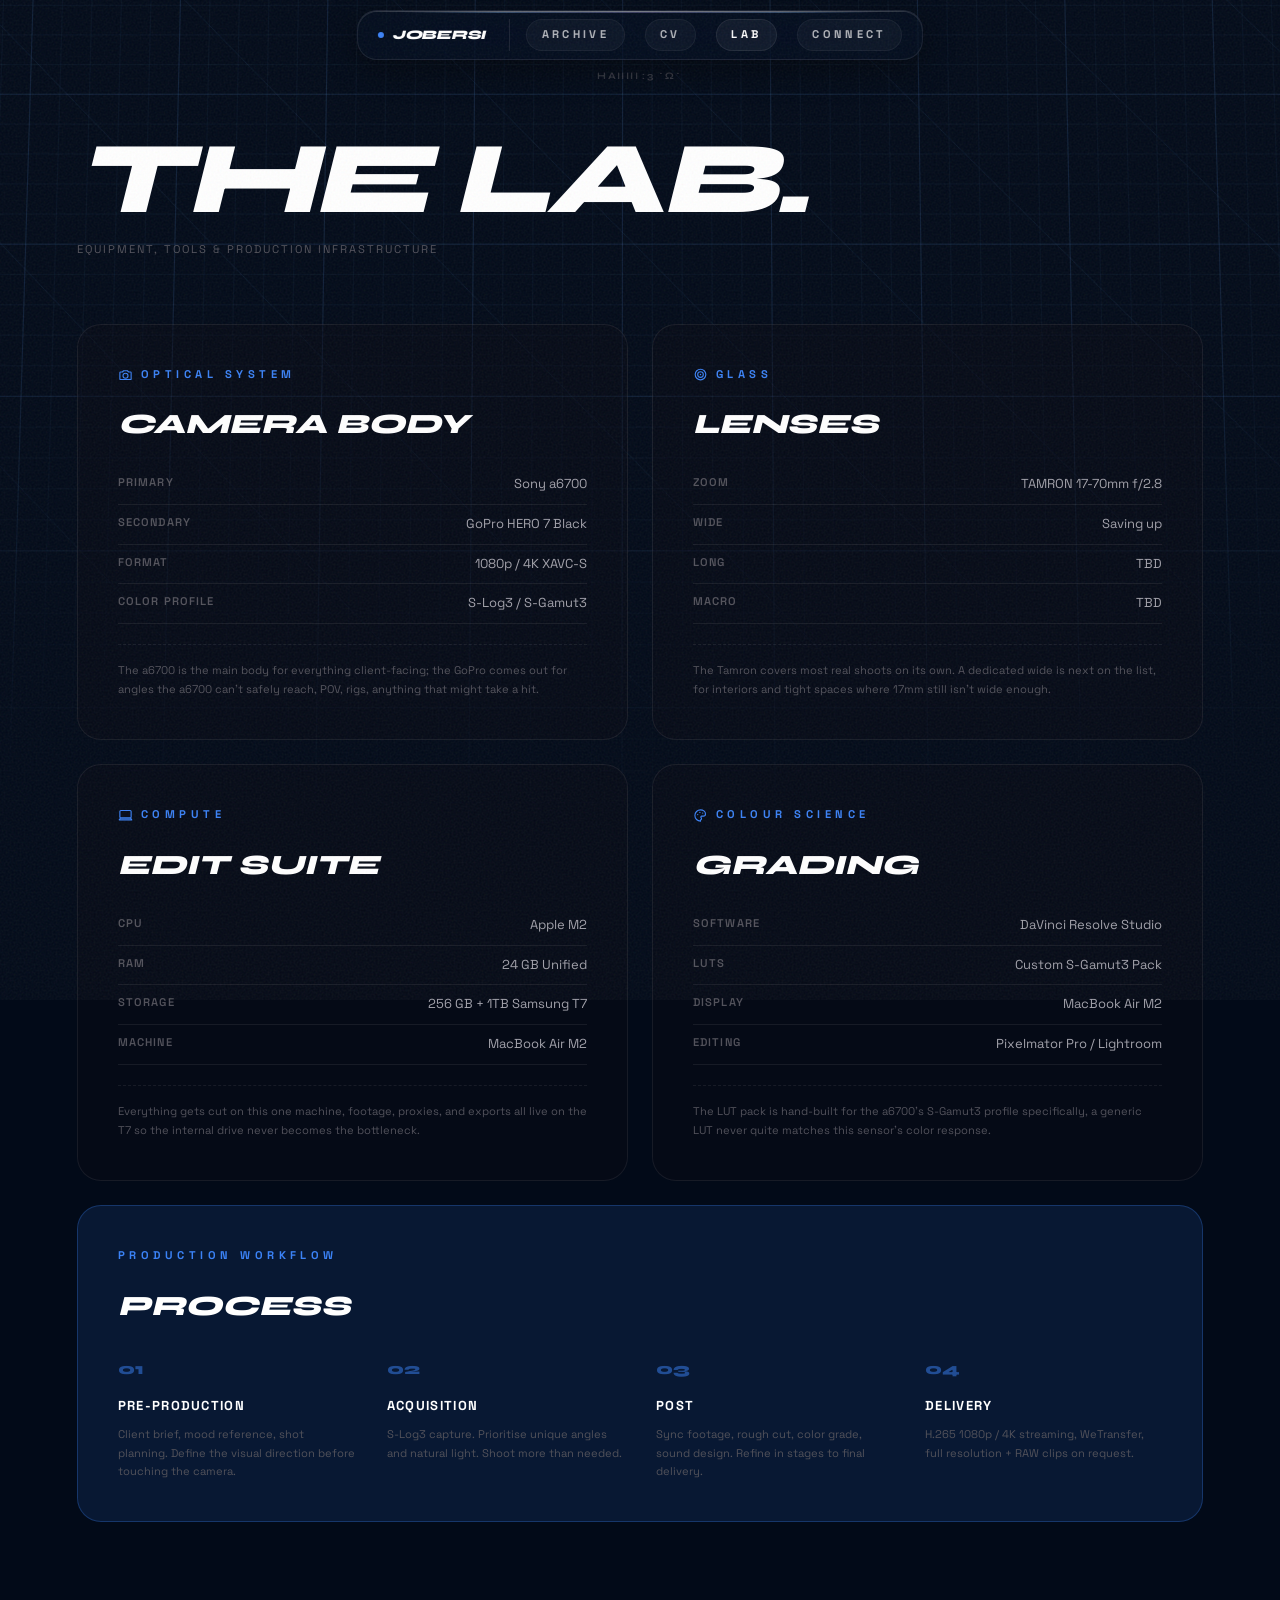
<file: gear.html>
<!DOCTYPE html>
<html lang="en">
<head>
    <meta charset="UTF-8">
    <meta name="viewport" content="width=device-width, initial-scale=1.0">
    <title>JOBERSI | Lab</title>
    <meta name="description" content="JOBERSI gear list, production workflow, and lab setup.">
    <meta property="og:title" content="JOBERSI | Lab">
    <meta property="og:description" content="JOBERSI gear list, production workflow, and lab setup: Sony a6700, DaVinci Resolve, and more.">
    <meta property="og:type" content="website">
    <meta property="og:image" content="media/cover.jpg">
    <meta name="twitter:card" content="summary_large_image">
    <meta name="twitter:title" content="JOBERSI | Lab">
    <meta name="twitter:description" content="JOBERSI gear list, production workflow, and lab setup.">
    <meta name="twitter:image" content="media/cover.jpg">
    <link rel="preconnect" href="https://fonts.googleapis.com">
    <link rel="preconnect" href="https://fonts.gstatic.com" crossorigin>
    <link href="https://fonts.googleapis.com/css2?family=Space+Grotesk:wght@300;400;500;600;700&family=Syne:wght@400;700;800&display=swap" rel="stylesheet">
    <link rel="icon" type="image/svg+xml" href="favicon.svg">
    <link rel="stylesheet" href="style.css">
</head>
<body>

<div id="cursor"></div>
<div id="bg-grad"></div>
<div id="bg-bloom"></div>
<div id="bg-backer"></div>

<nav>
    <a class="nav-logo" href="index.html" data-nav><span class="nav-dot"></span>JOBERSI</a>
    <div class="nav-links">
        <a class="nav-link" href="portfolio.html" data-nav>Archive</a>
        <a class="nav-link" href="cv.html" data-nav>CV</a>
        <a class="nav-link active" href="gear.html" data-nav>Lab</a>
        <a class="nav-link" href="contact.html" data-nav>Connect</a>
    </div>
    <button id="hamburger" aria-label="Open menu">☰</button>
</nav>

<div id="mobile-menu">
    <button id="m-close" aria-label="Close menu">✕</button>
    <a class="m-link" href="index.html" data-nav>Home</a>
    <a class="m-link" href="portfolio.html" data-nav>Archive</a>
    <a class="m-link" href="cv.html" data-nav>CV</a>
    <a class="m-link active" href="gear.html" data-nav>Lab</a>
    <a class="m-link" href="contact.html" data-nav>Connect</a>
</div>

<button id="back-to-top" aria-label="Back to top">↑</button>

<div class="page-wrap">
    <div class="container">
        <h1 class="section-heading reveal">The Lab.</h1>
        <p class="reveal" style="color:var(--text-muted);margin-top:0.6rem;font-size:var(--text-xs);letter-spacing:0.18em;text-transform:uppercase;transition-delay:0.1s;">
            Equipment, tools &amp; production infrastructure
        </p>

        <div class="gear-grid">
            <div class="gear-card reveal">
                <span class="gear-cat">
                    <svg class="gear-icon" viewBox="0 0 24 24" fill="none" stroke="currentColor" stroke-width="1.8" stroke-linecap="round" stroke-linejoin="round" aria-hidden="true"><path d="M4 8h3l2-2h6l2 2h3a1 1 0 0 1 1 1v10a1 1 0 0 1-1 1H4a1 1 0 0 1-1-1V9a1 1 0 0 1 1-1Z"/><circle cx="12" cy="14" r="4"/></svg>
                    Optical System
                </span>
                <div class="gear-name">Camera Body</div>
                <ul class="gear-specs">
                    <li><span>Primary</span><span>Sony a6700</span></li>
                    <li><span>Secondary</span><span>GoPro HERO 7 Black</span></li>
                    <li><span>Format</span><span>1080p / 4K XAVC-S</span></li>
                    <li><span>Color Profile</span><span>S-Log3 / S-Gamut3</span></li>
                </ul>
                <p class="gear-note">The a6700 is the main body for everything client-facing; the GoPro comes out for angles the a6700 can't safely reach, POV, rigs, anything that might take a hit.</p>
            </div>
            <div class="gear-card reveal" style="transition-delay:0.1s;">
                <span class="gear-cat">
                    <svg class="gear-icon" viewBox="0 0 24 24" fill="none" stroke="currentColor" stroke-width="1.8" stroke-linecap="round" stroke-linejoin="round" aria-hidden="true"><circle cx="12" cy="12" r="8.5"/><circle cx="12" cy="12" r="4.5"/><circle cx="12" cy="12" r="1.2" fill="currentColor" stroke="none"/></svg>
                    Glass
                </span>
                <div class="gear-name">Lenses</div>
                <ul class="gear-specs">
                    <li><span>Zoom</span><span>TAMRON 17-70mm f/2.8</span></li>
                    <li><span>Wide</span><span>Saving up</span></li>
                    <li><span>Long</span><span>TBD</span></li>
                    <li><span>Macro</span><span>TBD</span></li>
                </ul>
                <p class="gear-note">The Tamron covers most real shoots on its own. A dedicated wide is next on the list, for interiors and tight spaces where 17mm still isn't wide enough.</p>
            </div>
            <div class="gear-card reveal">
                <span class="gear-cat">
                    <svg class="gear-icon" viewBox="0 0 24 24" fill="none" stroke="currentColor" stroke-width="1.8" stroke-linecap="round" stroke-linejoin="round" aria-hidden="true"><rect x="3" y="4" width="18" height="12" rx="1.5"/><path d="M2 19h20l-2-3H4l-2 3Z"/></svg>
                    Compute
                </span>
                <div class="gear-name">Edit Suite</div>
                <ul class="gear-specs">
                    <li><span>CPU</span><span>Apple M2</span></li>
                    <li><span>RAM</span><span>24 GB Unified</span></li>
                    <li><span>Storage</span><span>256 GB + 1TB Samsung T7</span></li>
                    <li><span>Machine</span><span>MacBook Air M2</span></li>
                </ul>
                <p class="gear-note">Everything gets cut on this one machine, footage, proxies, and exports all live on the T7 so the internal drive never becomes the bottleneck.</p>
            </div>
            <div class="gear-card reveal" style="transition-delay:0.1s;">
                <span class="gear-cat">
                    <svg class="gear-icon" viewBox="0 0 24 24" fill="none" stroke="currentColor" stroke-width="1.8" stroke-linecap="round" stroke-linejoin="round" aria-hidden="true"><path d="M12 21a9 9 0 1 1 0-18c4 0 8 2.5 8 6.5 0 2-1.5 3.5-3.5 3.5H14a1.5 1.5 0 0 0-1 2.6c.4.4.6.9.6 1.4 0 1.1-.7 2-1.6 2Z"/><circle cx="7.5" cy="10.5" r="1" fill="currentColor" stroke="none"/><circle cx="11" cy="7" r="1" fill="currentColor" stroke="none"/><circle cx="15.5" cy="8" r="1" fill="currentColor" stroke="none"/></svg>
                    Colour Science
                </span>
                <div class="gear-name">Grading</div>
                <ul class="gear-specs">
                    <li><span>Software</span><span>DaVinci Resolve Studio</span></li>
                    <li><span>LUTs</span><span>Custom S-Gamut3 Pack</span></li>
                    <li><span>Display</span><span>MacBook Air M2</span></li>
                    <li><span>Editing</span><span>Pixelmator Pro / Lightroom</span></li>
                </ul>
                <p class="gear-note">The LUT pack is hand-built for the a6700's S-Gamut3 profile specifically, a generic LUT never quite matches this sensor's color response.</p>
            </div>
            <div class="gear-card wide reveal">
                <span class="gear-cat">Production Workflow</span>
                <div class="gear-name">Process</div>
                <div class="wf-steps">
                    <div>
                        <div class="wf-num">01</div>
                        <div class="wf-title">Pre-Production</div>
                        <div class="wf-desc">Client brief, mood reference, shot planning. Define the visual direction before touching the camera.</div>
                    </div>
                    <div>
                        <div class="wf-num">02</div>
                        <div class="wf-title">Acquisition</div>
                        <div class="wf-desc">S-Log3 capture. Prioritise unique angles and natural light. Shoot more than needed.</div>
                    </div>
                    <div>
                        <div class="wf-num">03</div>
                        <div class="wf-title">Post</div>
                        <div class="wf-desc">Sync footage, rough cut, color grade, sound design. Refine in stages to final delivery.</div>
                    </div>
                    <div>
                        <div class="wf-num">04</div>
                        <div class="wf-title">Delivery</div>
                        <div class="wf-desc">H.265 1080p / 4K streaming, WeTransfer, full resolution + RAW clips on request.</div>
                    </div>
                </div>
            </div>
        </div>

    </div>
</div>

<footer class="mboard-footer" id="site-footer">
    <svg class="mboard-traces" aria-hidden="true" viewBox="0 0 1440 420" preserveAspectRatio="xMidYMid slice">
        <defs>
            <filter id="pcb-glow">
                <feGaussianBlur stdDeviation="1.5" result="blur"/>
                <feMerge><feMergeNode in="blur"/><feMergeNode in="SourceGraphic"/></feMerge>
            </filter>
        </defs>
        <g stroke="#00ff41" fill="none" opacity="0.18" filter="url(#pcb-glow)">
            <path stroke-width="1.5" d="M0,55 H180 V30 H420 V55 H680"/>
            <path stroke-width="1.5" d="M760,55 H960 V30 H1180 V75 H1440"/>
            <path stroke-width="1" d="M0,300 H120 V270 H300 V310 H480 V280 H680"/>
            <path stroke-width="1" d="M780,280 H980 V320 H1160 V290 H1350 V310 H1440"/>
            <path stroke-width="1" d="M180,55 V120 H240 V90 H360 V140"/>
            <path stroke-width="1" d="M960,30 V100 H1020 V75 H1120 V130"/>
            <path stroke-width="1" d="M300,310 V370"/>
            <path stroke-width="1" d="M1160,290 V360"/>
            <path stroke-width="0.7" opacity="0.7" d="M420,55 V110 H500 V80 H580"/>
            <path stroke-width="0.7" opacity="0.7" d="M1020,75 H1080 V50"/>
            <path stroke-width="0.7" opacity="0.7" d="M480,280 V220 H560 V250 H640"/>
            <circle cx="180"  cy="55"  r="4" fill="#00ff41" opacity="0.5"/>
            <circle cx="180"  cy="120" r="4" fill="#00ff41" opacity="0.5"/>
            <circle cx="420"  cy="55"  r="4" fill="#00ff41" opacity="0.5"/>
            <circle cx="960"  cy="30"  r="4" fill="#00ff41" opacity="0.5"/>
            <circle cx="960"  cy="100" r="4" fill="#00ff41" opacity="0.5"/>
            <circle cx="1160" cy="290" r="4" fill="#00ff41" opacity="0.45"/>
            <circle cx="300"  cy="310" r="4" fill="#00ff41" opacity="0.45"/>
            <circle cx="480"  cy="280" r="3.5" fill="#00ff41" opacity="0.4"/>
            <circle cx="1020" cy="75"  r="3.5" fill="#00ff41" opacity="0.4"/>
            <circle cx="500"  cy="80"  r="2.5" fill="none" stroke-width="1" opacity="0.5"/>
            <circle cx="640"  cy="250" r="2.5" fill="none" stroke-width="1" opacity="0.5"/>
            <circle cx="1080" cy="50"  r="2.5" fill="none" stroke-width="1" opacity="0.5"/>
        </g>
        <g stroke="#00ff41" fill="none" opacity="0.12">
            <rect x="240" y="88" width="120" height="54" rx="3" stroke-width="1"/>
            <line x1="240" y1="100" x2="228" y2="100" stroke-width="1"/>
            <line x1="240" y1="114" x2="228" y2="114" stroke-width="1"/>
            <line x1="240" y1="128" x2="228" y2="128" stroke-width="1"/>
            <line x1="360" y1="100" x2="372" y2="100" stroke-width="1"/>
            <line x1="360" y1="114" x2="372" y2="114" stroke-width="1"/>
            <line x1="360" y1="128" x2="372" y2="128" stroke-width="1"/>
            <text x="300" y="120" text-anchor="middle" font-family="monospace" font-size="8" fill="#00ff41" opacity="0.5" stroke="none">U1</text>
            <rect x="1020" y="98" width="100" height="44" rx="3" stroke-width="1"/>
            <line x1="1020" y1="110" x2="1008" y2="110" stroke-width="1"/>
            <line x1="1020" y1="124" x2="1008" y2="124" stroke-width="1"/>
            <line x1="1120" y1="110" x2="1132" y2="110" stroke-width="1"/>
            <line x1="1120" y1="124" x2="1132" y2="124" stroke-width="1"/>
            <text x="1070" y="124" text-anchor="middle" font-family="monospace" font-size="8" fill="#00ff41" opacity="0.5" stroke="none">MCU</text>
            <line x1="558" y1="105" x2="558" y2="118" stroke-width="1.5"/>
            <line x1="568" y1="105" x2="568" y2="118" stroke-width="1.5"/>
            <line x1="554" y1="105" x2="572" y2="105" stroke-width="0.8"/>
            <line x1="554" y1="118" x2="572" y2="118" stroke-width="0.8"/>
            <rect x="630" y="228" width="32" height="14" rx="2" stroke-width="1"/>
            <line x1="614" y1="235" x2="630" y2="235" stroke-width="1"/>
            <line x1="662" y1="235" x2="678" y2="235" stroke-width="1"/>
        </g>
        <!-- Data packets flowing through traces -->
        <g opacity="0.7">
            <circle r="2.5" fill="#00ff41">
                <animateMotion dur="2.8s" repeatCount="indefinite" begin="0s"
                    path="M0,55 H180 V30 H420 V55 H680"/>
            </circle>
            <circle r="2" fill="#00ff41">
                <animateMotion dur="3.5s" repeatCount="indefinite" begin="1.1s"
                    path="M760,55 H960 V30 H1180 V75 H1440"/>
            </circle>
            <circle r="2" fill="#00ff41">
                <animateMotion dur="4.2s" repeatCount="indefinite" begin="0.4s"
                    path="M0,300 H120 V270 H300 V310 H480 V280 H680"/>
            </circle>
            <circle r="2.5" fill="#00ff41">
                <animateMotion dur="3.1s" repeatCount="indefinite" begin="1.8s"
                    path="M780,280 H980 V320 H1160 V290 H1350 V310 H1440"/>
            </circle>
            <circle r="1.8" fill="#00ff41">
                <animateMotion dur="1.9s" repeatCount="indefinite" begin="0.7s"
                    path="M180,55 V120 H240 V90 H360 V140"/>
            </circle>
            <circle r="1.8" fill="#00ff41">
                <animateMotion dur="2.3s" repeatCount="indefinite" begin="2.1s"
                    path="M960,30 V100 H1020 V75 H1120 V130"/>
            </circle>
        </g>
    </svg>
    <div class="container mboard-content">
        <div class="mboard-top">
            <div class="mboard-id">
                <span class="mboard-sys-label">// JOBERSI.EXE v2.0</span>
                <p class="mboard-tagline">I shoot and build your story around it</p>
                <a href="contact.html" class="btn-mboard" data-nav>Contact Me →</a>
            </div>
            <nav aria-label="Footer navigation">
                <span class="mboard-sys-label">// NAVIGATE</span>
                <ul class="mboard-links">
                    <li><a href="index.html"     data-nav>Home</a></li>
                    <li><a href="portfolio.html" data-nav>Archive</a></li>
                    <li><a href="cv.html"        data-nav>CV</a></li>
                    <li><a href="gear.html"      data-nav>Lab</a></li>
                    <li><a href="contact.html"   data-nav>Connect</a></li>
                </ul>
            </nav>
            <div class="mboard-follow">
                <span class="mboard-sys-label">// FOLLOW</span>
                <div class="mboard-socials">
                    <a href="https://www.instagram.com/editedby_jobersi" class="mboard-social-btn" target="_blank" rel="noopener" aria-label="Instagram">
                        <svg width="17" height="17" viewBox="0 0 24 24" fill="none" stroke="currentColor" stroke-width="2" stroke-linecap="round" stroke-linejoin="round"><rect x="2" y="2" width="20" height="20" rx="5" ry="5"/><circle cx="12" cy="12" r="4"/><circle cx="17.5" cy="6.5" r="0.5" fill="currentColor" stroke="none"/></svg>
                    </a>
                    <a href="https://github.com/jobersi10" class="mboard-social-btn" target="_blank" rel="noopener" aria-label="GitHub">
                        <svg width="17" height="17" viewBox="0 0 24 24" fill="none" stroke="currentColor" stroke-width="2" stroke-linecap="round" stroke-linejoin="round"><path d="M9 19c-5 1.5-5-2.5-7-3m14 6v-3.87a3.37 3.37 0 0 0-.94-2.61c3.14-.35 6.44-1.54 6.44-7A5.44 5.44 0 0 0 20 4.77 5.07 5.07 0 0 0 19.91 1S18.73.65 16 2.48a13.38 13.38 0 0 0-7 0C6.27.65 5.09 1 5.09 1A5.07 5.07 0 0 0 5 4.77a5.44 5.44 0 0 0-1.5 3.78c0 5.42 3.3 6.61 6.44 7A3.37 3.37 0 0 0 9 18.13V22"/></svg>
                    </a>
                </div>
                <p class="mboard-mono">Born and Raised in Curaçao</p>
            </div>
        </div>
        <div class="mboard-divider"></div>
        <div class="mboard-bottom">
            <span class="mboard-copy">© 2026 JOBERSI</span>
            <span class="mboard-copy">Built with care :3</span>
        </div>
    </div>
    <div class="mboard-watermark" aria-hidden="true">JOBERSI</div>
</footer>

<script src="script.js" defer></script>
</body>
</html>
</file>
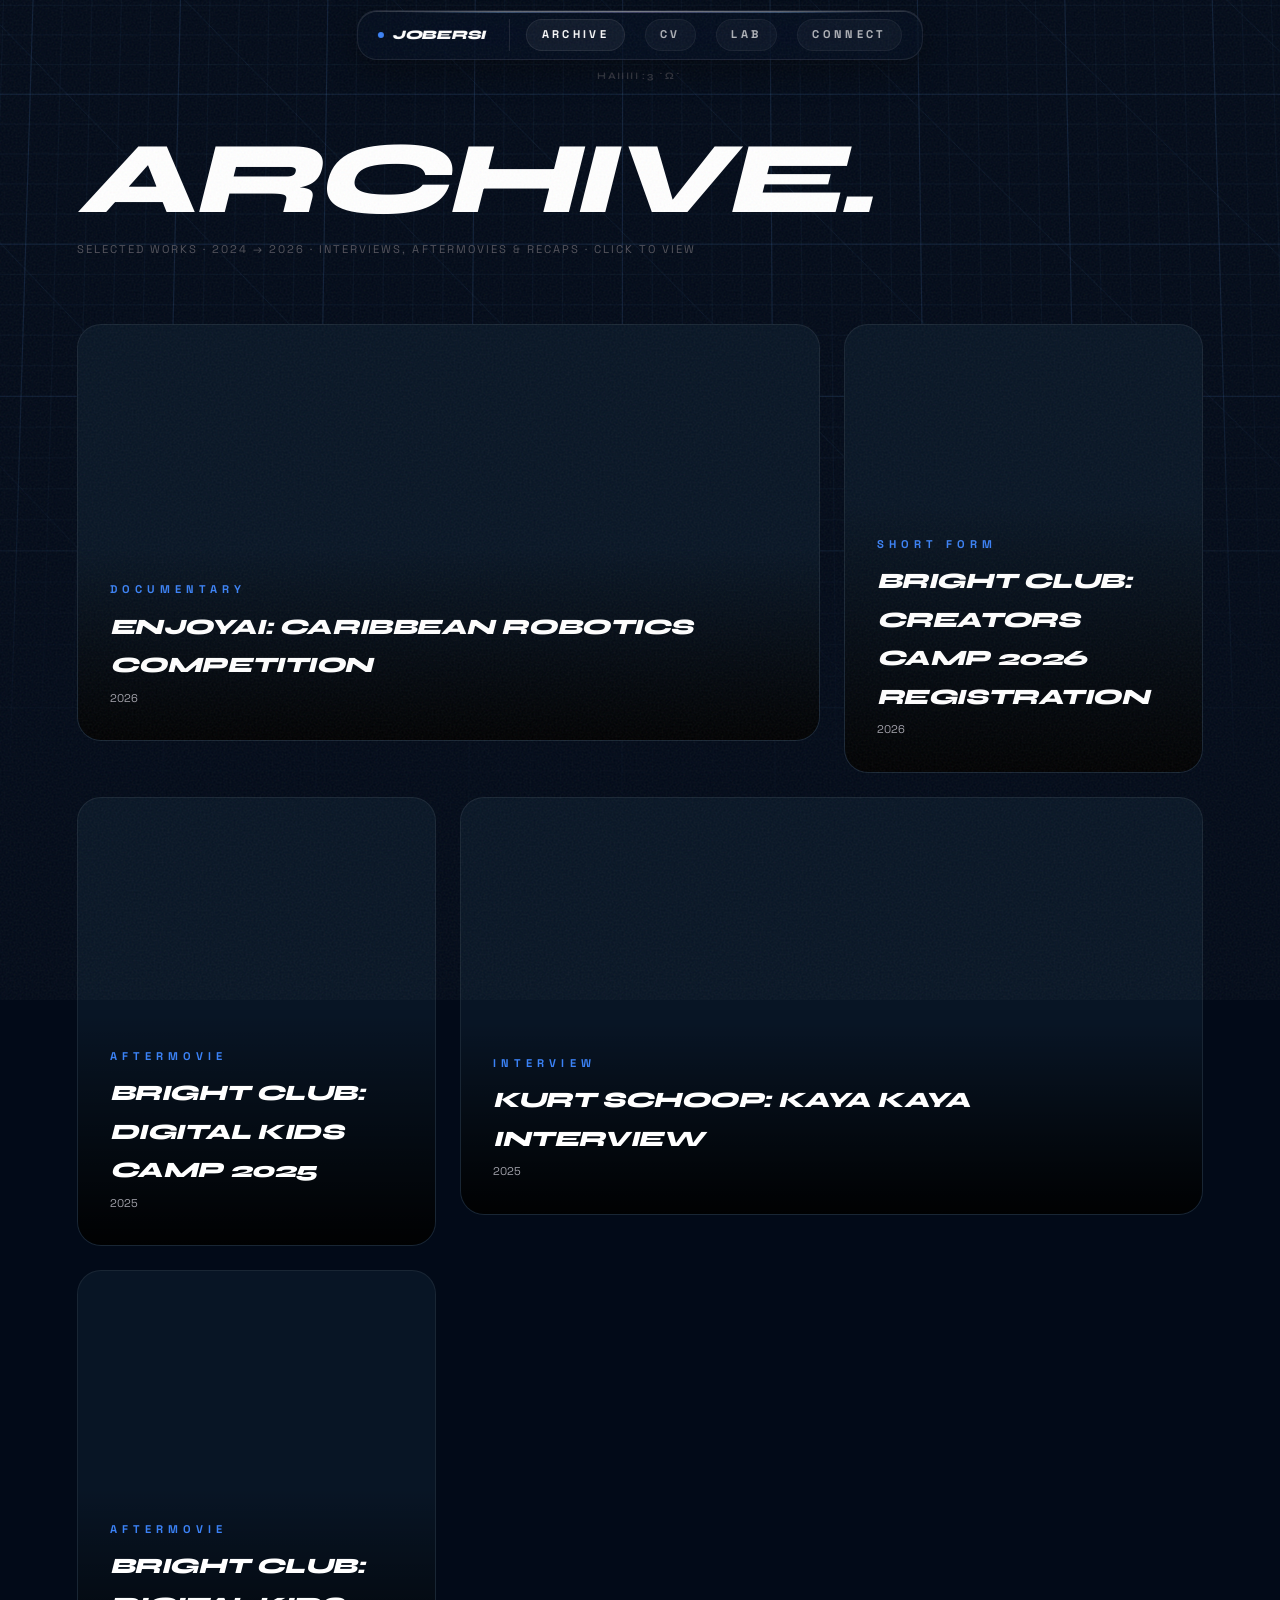
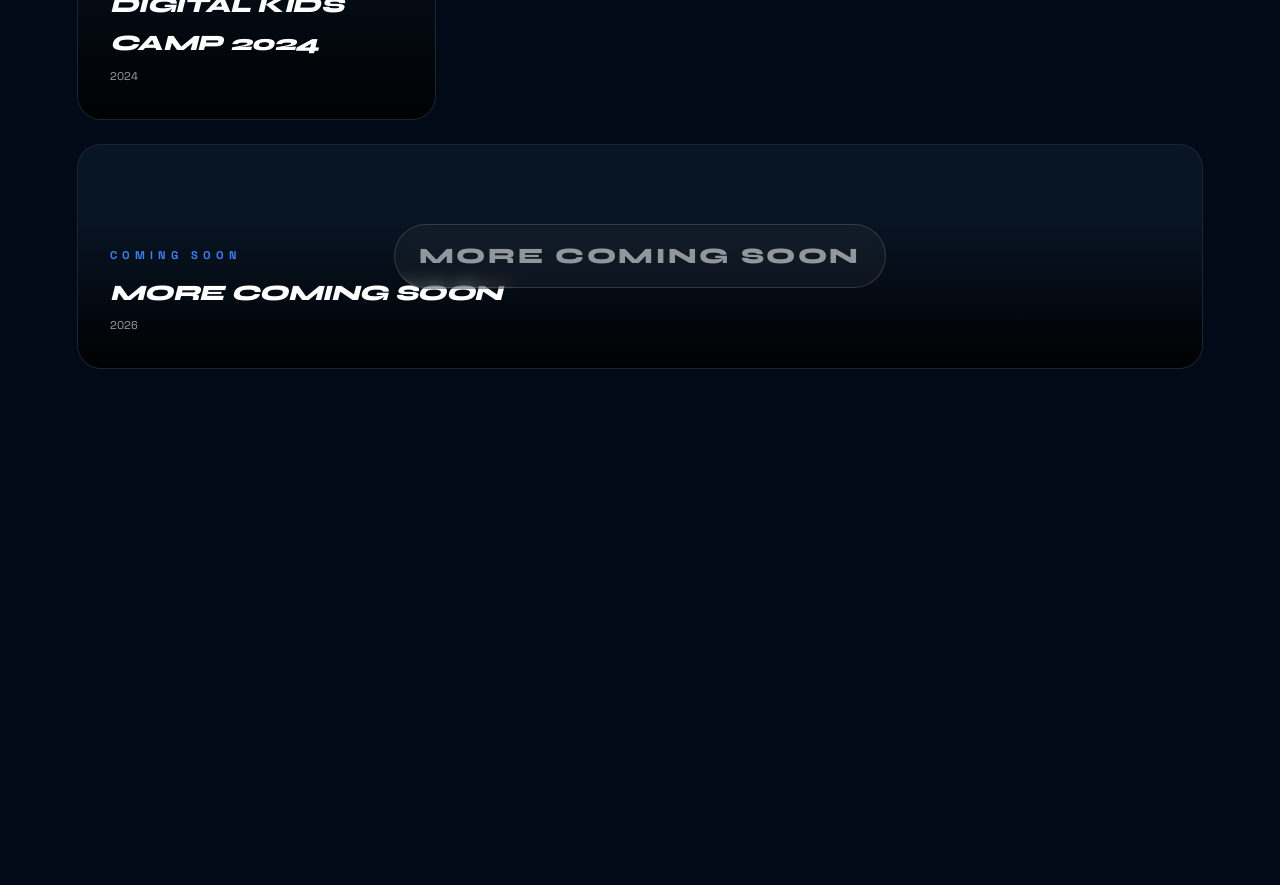
<file: portfolio.html>
<!DOCTYPE html>
<html lang="en">
<head>
    <meta charset="UTF-8">
    <meta name="viewport" content="width=device-width, initial-scale=1.0">
    <title>JOBERSI | Archive</title>
    <meta name="description" content="JOBERSI selected works archive.">
    <meta property="og:title" content="JOBERSI | Archive">
    <meta property="og:description" content="JOBERSI selected works archive: videography, brand films, and experimental visuals.">
    <meta property="og:type" content="website">
    <meta property="og:image" content="media/cover.jpg">
    <meta name="twitter:card" content="summary_large_image">
    <meta name="twitter:title" content="JOBERSI | Archive">
    <meta name="twitter:description" content="JOBERSI selected works archive: videography, brand films, and experimental visuals.">
    <meta name="twitter:image" content="media/cover.jpg">
    <link rel="preconnect" href="https://fonts.googleapis.com">
    <link rel="preconnect" href="https://fonts.gstatic.com" crossorigin>
    <link href="https://fonts.googleapis.com/css2?family=Space+Grotesk:wght@300;400;500;600;700&family=Syne:wght@400;700;800&display=swap" rel="stylesheet">
    <link rel="icon" type="image/svg+xml" href="favicon.svg">
    <link rel="stylesheet" href="style.css">
</head>
<body>

<div id="cursor"></div>
<div id="bg-grad"></div>
<div id="bg-bloom"></div>
<div id="bg-backer"></div>

<nav>
    <a class="nav-logo" href="index.html" data-nav><span class="nav-dot"></span>JOBERSI</a>
    <div class="nav-links">
        <a class="nav-link active" href="portfolio.html" data-nav>Archive</a>
        <a class="nav-link" href="cv.html" data-nav>CV</a>
        <a class="nav-link" href="gear.html" data-nav>Lab</a>
        <a class="nav-link" href="contact.html" data-nav>Connect</a>
    </div>
    <button id="hamburger" aria-label="Open menu">☰</button>
</nav>

<div id="mobile-menu">
    <button id="m-close" aria-label="Close menu">✕</button>
    <a class="m-link" href="index.html" data-nav>Home</a>
    <a class="m-link active" href="portfolio.html" data-nav>Archive</a>
    <a class="m-link" href="cv.html" data-nav>CV</a>
    <a class="m-link" href="gear.html" data-nav>Lab</a>
    <a class="m-link" href="contact.html" data-nav>Connect</a>
</div>

<button id="back-to-top" aria-label="Back to top">↑</button>

<div class="page-wrap">
    <div class="container">
        <h1 class="section-heading reveal">Archive.</h1>
        <p class="reveal" style="color:var(--text-muted); margin-top:0.6rem; font-size:var(--text-xs); letter-spacing:0.18em; text-transform:uppercase; transition-delay:0.1s;">
            Selected works · 2024 → 2026 · Interviews, aftermovies &amp; recaps · Click to view
        </p>

        <div class="portfolio-grid" id="portfolio-grid">

            <!-- PROJECT: EnjoyAI Caribbean Robotics Competition 2026 — featured top slot -->
            <div class="portfolio-card featured reveal"
                 role="button" tabindex="0"
                 aria-label="View project: EnjoyAI: Caribbean Robotics Competition"
                 data-title="EnjoyAI: Caribbean Robotics Competition"
                 data-cat="Documentary"
                 data-year="2026"
                 data-img="https://img.youtube.com/vi/v-egNvzIeA8/maxresdefault.jpg"
                 data-video="https://www.youtube.com/embed/v-egNvzIeA8"
                 data-desc="The first robotics competition ever held in Curaçao, organized by Bright Club Foundation in partnership with Enjoy AI International, part of Enjoy AI's global youth robotics network. I documented the event for Bright Club: the builds, the pressure, and the moments where it clicked for the kids. Cut as a testimonial piece, letting the participants describe what they built and what it taught them in their own words.">
                <div class="card-bg" style="background-image:url('https://img.youtube.com/vi/v-egNvzIeA8/hqdefault.jpg')"></div>
                <div class="card-info">
                    <span class="card-tag">Documentary</span>
                    <div class="card-title">EnjoyAI: Caribbean Robotics Competition</div>
                    <div class="card-year">2026</div>
                </div>
            </div>

            <!-- PROJECT: Bright Club - Creators Camp 2026 Registration -->
            <div class="portfolio-card reveal"
                 role="button" tabindex="0"
                 aria-label="View project: Bright Club: Creators Camp 2026 Registration"
                 data-title="Bright Club: Creators Camp 2026 Registration"
                 data-cat="Short Form"
                 data-year="2026"
                 data-img="https://img.youtube.com/vi/TTm2srzn-IY/maxresdefault.jpg"
                 data-video="https://www.youtube.com/embed/TTm2srzn-IY"
                 data-desc="A short promo for Bright Club Foundation, Curaçao's youth engineering and creative-tech program, built to get the word out on Creators Camp 2026 and walk people through signing up. No frills: straight to the point, fast turnaround, just enough info and energy to get people clicking the registration link.">
                <div class="card-bg" style="background-image:url('https://img.youtube.com/vi/TTm2srzn-IY/hqdefault.jpg')"></div>
                <div class="card-info">
                    <span class="card-tag">Short Form</span>
                    <div class="card-title">Bright Club: Creators Camp 2026 Registration</div>
                    <div class="card-year">2026</div>
                </div>
            </div>

            <!-- PROJECT: Bright Club - Digital Kids Camp 2025 -->
            <div class="portfolio-card"
                 role="button" tabindex="0"
                 aria-label="View project: Bright Club: Digital Kids Camp 2025"
                 data-title="Bright Club: Digital Kids Camp 2025"
                 data-cat="Aftermovie"
                 data-year="2025"
                 data-img="https://img.youtube.com/vi/dSxjlwJitxk/maxresdefault.jpg"
                 data-video="https://www.youtube.com/embed/dSxjlwJitxk"
                 data-desc="Recap of day 3 at Bright Club's Digital Kids Camp 2025. Speed came before polish on this one: filmed and edited in a single day, no room for extra passes or fine-tuning the cut. Not my most refined work, but the goal was simple, get it out fast and show the energy of camp and what a normal day there actually looks like.">
                <div class="card-bg" style="background-image:url('https://img.youtube.com/vi/dSxjlwJitxk/hqdefault.jpg')"></div>
                <div class="card-info">
                    <span class="card-tag">Aftermovie</span>
                    <div class="card-title">Bright Club: Digital Kids Camp 2025</div>
                    <div class="card-year">2025</div>
                </div>
            </div>

            <!-- PROJECT: Kurt Schoop - Kaya Kaya Interview -->
            <div class="portfolio-card featured"
                 role="button" tabindex="0"
                 aria-label="View project: Kurt Schoop: Kaya Kaya Interview"
                 data-title="Kurt Schoop: Kaya Kaya Interview"
                 data-cat="Interview"
                 data-year="2025"
                 data-img="https://img.youtube.com/vi/7k8v4s3hOn4/maxresdefault.jpg"
                 data-video="https://www.youtube.com/embed/7k8v4s3hOn4"
                 data-desc="Started as a Papiamentu school presentation on Kaya Kaya, Curaçao's biggest street festival and a community-driven project revitalizing Otrobanda through art and culture. After a straight slideshow the first year, I came back the next year and turned it into a sit-down interview with Kurt Schoop, one of Kaya Kaya's founders. We talked about the future of Otrobanda, programs for the next generation, and the challenges of keeping a grassroots festival like this running.">
                <div class="card-bg" style="background-image:url('https://img.youtube.com/vi/7k8v4s3hOn4/hqdefault.jpg')"></div>
                <div class="card-info">
                    <span class="card-tag">Interview</span>
                    <div class="card-title">Kurt Schoop: Kaya Kaya Interview</div>
                    <div class="card-year">2025</div>
                </div>
            </div>

            <!-- PROJECT: Bright Club - Digital Kids Camp 2024 -->
            <div class="portfolio-card reveal"
                 role="button" tabindex="0"
                 aria-label="View project: Bright Club: Digital Kids Camp 2024"
                 data-title="Bright Club: Digital Kids Camp 2024"
                 data-cat="Aftermovie"
                 data-year="2024"
                 data-img="https://img.youtube.com/vi/eSKnOh8vHe4/maxresdefault.jpg"
                 data-video="https://www.youtube.com/embed/eSKnOh8vHe4"
                 data-desc="Aftermovie for Bright Club's Digital Kids Camp 2024, shot entirely on an iPhone. Same goal as the 2025 edit: capture the energy of camp and show what the kids got up to day to day, but with more time to work with this time, from filming through the final cut. A good early test of how much I could pull off without proper camera gear.">
                <div class="card-bg" style="background-image:url('https://img.youtube.com/vi/eSKnOh8vHe4/hqdefault.jpg')"></div>
                <div class="card-info">
                    <span class="card-tag">Aftermovie</span>
                    <div class="card-title">Bright Club: Digital Kids Camp 2024</div>
                    <div class="card-year">2024</div>
                </div>
            </div>

            <!-- COMING SOON — full-width banner -->
            <div class="portfolio-card banner coming-soon reveal"
                 role="presentation" tabindex="-1">
                <div class="card-bg" style="background-image:url('https://img.youtube.com/vi/eSKnOh8vHe4/hqdefault.jpg')"></div>
                <div class="coming-soon-overlay"><span class="coming-soon-label">More Coming Soon</span></div>
                <div class="card-info">
                    <span class="card-tag">Coming Soon</span>
                    <div class="card-title">More Coming Soon</div>
                    <div class="card-year">2026</div>
                </div>
            </div>

        </div>

    </div>
</div>

<footer class="mboard-footer" id="site-footer">
    <svg class="mboard-traces" aria-hidden="true" viewBox="0 0 1440 420" preserveAspectRatio="xMidYMid slice">
        <defs>
            <filter id="pcb-glow">
                <feGaussianBlur stdDeviation="1.5" result="blur"/>
                <feMerge><feMergeNode in="blur"/><feMergeNode in="SourceGraphic"/></feMerge>
            </filter>
        </defs>
        <g stroke="#00ff41" fill="none" opacity="0.18" filter="url(#pcb-glow)">
            <path stroke-width="1.5" d="M0,55 H180 V30 H420 V55 H680"/>
            <path stroke-width="1.5" d="M760,55 H960 V30 H1180 V75 H1440"/>
            <path stroke-width="1" d="M0,300 H120 V270 H300 V310 H480 V280 H680"/>
            <path stroke-width="1" d="M780,280 H980 V320 H1160 V290 H1350 V310 H1440"/>
            <path stroke-width="1" d="M180,55 V120 H240 V90 H360 V140"/>
            <path stroke-width="1" d="M960,30 V100 H1020 V75 H1120 V130"/>
            <path stroke-width="1" d="M300,310 V370"/>
            <path stroke-width="1" d="M1160,290 V360"/>
            <path stroke-width="0.7" opacity="0.7" d="M420,55 V110 H500 V80 H580"/>
            <path stroke-width="0.7" opacity="0.7" d="M1020,75 H1080 V50"/>
            <path stroke-width="0.7" opacity="0.7" d="M480,280 V220 H560 V250 H640"/>
            <circle cx="180"  cy="55"  r="4" fill="#00ff41" opacity="0.5"/>
            <circle cx="180"  cy="120" r="4" fill="#00ff41" opacity="0.5"/>
            <circle cx="420"  cy="55"  r="4" fill="#00ff41" opacity="0.5"/>
            <circle cx="960"  cy="30"  r="4" fill="#00ff41" opacity="0.5"/>
            <circle cx="960"  cy="100" r="4" fill="#00ff41" opacity="0.5"/>
            <circle cx="1160" cy="290" r="4" fill="#00ff41" opacity="0.45"/>
            <circle cx="300"  cy="310" r="4" fill="#00ff41" opacity="0.45"/>
            <circle cx="480"  cy="280" r="3.5" fill="#00ff41" opacity="0.4"/>
            <circle cx="1020" cy="75"  r="3.5" fill="#00ff41" opacity="0.4"/>
            <circle cx="500"  cy="80"  r="2.5" fill="none" stroke-width="1" opacity="0.5"/>
            <circle cx="640"  cy="250" r="2.5" fill="none" stroke-width="1" opacity="0.5"/>
            <circle cx="1080" cy="50"  r="2.5" fill="none" stroke-width="1" opacity="0.5"/>
        </g>
        <g stroke="#00ff41" fill="none" opacity="0.12">
            <rect x="240" y="88" width="120" height="54" rx="3" stroke-width="1"/>
            <line x1="240" y1="100" x2="228" y2="100" stroke-width="1"/>
            <line x1="240" y1="114" x2="228" y2="114" stroke-width="1"/>
            <line x1="240" y1="128" x2="228" y2="128" stroke-width="1"/>
            <line x1="360" y1="100" x2="372" y2="100" stroke-width="1"/>
            <line x1="360" y1="114" x2="372" y2="114" stroke-width="1"/>
            <line x1="360" y1="128" x2="372" y2="128" stroke-width="1"/>
            <text x="300" y="120" text-anchor="middle" font-family="monospace" font-size="8" fill="#00ff41" opacity="0.5" stroke="none">U1</text>
            <rect x="1020" y="98" width="100" height="44" rx="3" stroke-width="1"/>
            <line x1="1020" y1="110" x2="1008" y2="110" stroke-width="1"/>
            <line x1="1020" y1="124" x2="1008" y2="124" stroke-width="1"/>
            <line x1="1120" y1="110" x2="1132" y2="110" stroke-width="1"/>
            <line x1="1120" y1="124" x2="1132" y2="124" stroke-width="1"/>
            <text x="1070" y="124" text-anchor="middle" font-family="monospace" font-size="8" fill="#00ff41" opacity="0.5" stroke="none">MCU</text>
            <line x1="558" y1="105" x2="558" y2="118" stroke-width="1.5"/>
            <line x1="568" y1="105" x2="568" y2="118" stroke-width="1.5"/>
            <line x1="554" y1="105" x2="572" y2="105" stroke-width="0.8"/>
            <line x1="554" y1="118" x2="572" y2="118" stroke-width="0.8"/>
            <rect x="630" y="228" width="32" height="14" rx="2" stroke-width="1"/>
            <line x1="614" y1="235" x2="630" y2="235" stroke-width="1"/>
            <line x1="662" y1="235" x2="678" y2="235" stroke-width="1"/>
        </g>
        <!-- Data packets flowing through traces -->
        <g opacity="0.7">
            <circle r="2.5" fill="#00ff41">
                <animateMotion dur="2.8s" repeatCount="indefinite" begin="0s"
                    path="M0,55 H180 V30 H420 V55 H680"/>
            </circle>
            <circle r="2" fill="#00ff41">
                <animateMotion dur="3.5s" repeatCount="indefinite" begin="1.1s"
                    path="M760,55 H960 V30 H1180 V75 H1440"/>
            </circle>
            <circle r="2" fill="#00ff41">
                <animateMotion dur="4.2s" repeatCount="indefinite" begin="0.4s"
                    path="M0,300 H120 V270 H300 V310 H480 V280 H680"/>
            </circle>
            <circle r="2.5" fill="#00ff41">
                <animateMotion dur="3.1s" repeatCount="indefinite" begin="1.8s"
                    path="M780,280 H980 V320 H1160 V290 H1350 V310 H1440"/>
            </circle>
            <circle r="1.8" fill="#00ff41">
                <animateMotion dur="1.9s" repeatCount="indefinite" begin="0.7s"
                    path="M180,55 V120 H240 V90 H360 V140"/>
            </circle>
            <circle r="1.8" fill="#00ff41">
                <animateMotion dur="2.3s" repeatCount="indefinite" begin="2.1s"
                    path="M960,30 V100 H1020 V75 H1120 V130"/>
            </circle>
        </g>
    </svg>
    <div class="container mboard-content">
        <div class="mboard-top">
            <div class="mboard-id">
                <span class="mboard-sys-label">// JOBERSI.EXE v2.0</span>
                <p class="mboard-tagline">I shoot and build your story around it</p>
                <a href="contact.html" class="btn-mboard" data-nav>Contact Me →</a>
            </div>
            <nav aria-label="Footer navigation">
                <span class="mboard-sys-label">// NAVIGATE</span>
                <ul class="mboard-links">
                    <li><a href="index.html"     data-nav>Home</a></li>
                    <li><a href="portfolio.html" data-nav>Archive</a></li>
                    <li><a href="cv.html"        data-nav>CV</a></li>
                    <li><a href="gear.html"      data-nav>Lab</a></li>
                    <li><a href="contact.html"   data-nav>Connect</a></li>
                </ul>
            </nav>
            <div class="mboard-follow">
                <span class="mboard-sys-label">// FOLLOW</span>
                <div class="mboard-socials">
                    <a href="https://www.instagram.com/editedby_jobersi" class="mboard-social-btn" target="_blank" rel="noopener" aria-label="Instagram">
                        <svg width="17" height="17" viewBox="0 0 24 24" fill="none" stroke="currentColor" stroke-width="2" stroke-linecap="round" stroke-linejoin="round"><rect x="2" y="2" width="20" height="20" rx="5" ry="5"/><circle cx="12" cy="12" r="4"/><circle cx="17.5" cy="6.5" r="0.5" fill="currentColor" stroke="none"/></svg>
                    </a>
                    <a href="https://github.com/jobersi10" class="mboard-social-btn" target="_blank" rel="noopener" aria-label="GitHub">
                        <svg width="17" height="17" viewBox="0 0 24 24" fill="none" stroke="currentColor" stroke-width="2" stroke-linecap="round" stroke-linejoin="round"><path d="M9 19c-5 1.5-5-2.5-7-3m14 6v-3.87a3.37 3.37 0 0 0-.94-2.61c3.14-.35 6.44-1.54 6.44-7A5.44 5.44 0 0 0 20 4.77 5.07 5.07 0 0 0 19.91 1S18.73.65 16 2.48a13.38 13.38 0 0 0-7 0C6.27.65 5.09 1 5.09 1A5.07 5.07 0 0 0 5 4.77a5.44 5.44 0 0 0-1.5 3.78c0 5.42 3.3 6.61 6.44 7A3.37 3.37 0 0 0 9 18.13V22"/></svg>
                    </a>
                </div>
                <p class="mboard-mono">Born and Raised in Curaçao</p>
            </div>
        </div>
        <div class="mboard-divider"></div>
        <div class="mboard-bottom">
            <span class="mboard-copy">© 2026 JOBERSI</span>
            <span class="mboard-copy">Built with care :3</span>
        </div>
    </div>
    <div class="mboard-watermark" aria-hidden="true">JOBERSI</div>
</footer>

<div id="modal">
    <div class="modal-card">
        <button class="modal-close" aria-label="Close">✕</button>
        <div class="modal-media" id="modal-media"></div>
        <div class="modal-info">
            <span class="card-tag" id="m-tag">Category</span>
            <div class="m-title" id="m-title">Project Name</div>
            <div class="card-year" id="m-year">2024</div>
            <div class="m-desc" id="m-desc">Description text goes here.</div>
        </div>
    </div>
</div>

<script src="script.js" defer></script>
</body>
</html>
</file>
<file: style.css>
/* ============================================================
   JOBERSI — Visual Systems
   Design system: dark minimal, motion-driven portfolio
   Type: Syne (headings) + Space Grotesk (body)
   Accent: #3b82f6
   ============================================================ */

/* ── Tokens ─────────────────────────────────────────────── */
:root {
    --accent:        #3b82f6;
    --accent-dim:    rgba(59,130,246,0.12);
    --accent-glow:   rgba(59,130,246,0.25);
    --bg:            #020a18;
    --surface:       #081525;
    --surface-2:     #0c1a2e;
    --border:        rgba(255,255,255,0.07);
    --border-accent: rgba(59,130,246,0.28);
    --text:          #ffffff;
    --text-mid:      #a1a1aa;
    --text-muted:    #52525b;
    --radius-card:   1.5rem;
    --radius-sm:     0.75rem;
    --nav-h:         64px;
    /* type scale */
    --text-xs:   0.7rem;
    --text-sm:   0.8125rem;
    --text-base: 1rem;
    --text-lg:   1.125rem;
    --text-xl:   1.375rem;
    --text-2xl:  1.75rem;
    --text-3xl:  2.25rem;
    /* spacing (4pt grid) */
    --sp-1:  0.25rem;
    --sp-2:  0.5rem;
    --sp-3:  0.75rem;
    --sp-4:  1rem;
    --sp-5:  1.25rem;
    --sp-6:  1.5rem;
    --sp-8:  2rem;
    --sp-10: 2.5rem;
    --sp-12: 3rem;
    --sp-16: 4rem;
    --sp-20: 5rem;
    --sp-24: 6rem;
    /* z-index scale */
    --z-base:   0;
    --z-raised: 10;
    --z-nav:    200;
    --z-menu:   250;
    --z-modal:  5000;
    --z-cursor: 10000;
    --z-grain:  9001;
}

/* ── Reset ───────────────────────────────────────────────── */
*, *::before, *::after {
    box-sizing: border-box;
    margin: 0;
    padding: 0;
}

/* ── Low-power mode: freeze all CSS animations when tab is hidden ── */
.tab-hidden *,
.tab-hidden *::before,
.tab-hidden *::after {
    animation-play-state: paused !important;
    transition: none !important;
}

html {
    -webkit-font-smoothing: antialiased;
    -moz-osx-font-smoothing: grayscale;
    scroll-behavior: smooth;
    font-size: 16px;
}

body {
    font-family: 'Space Grotesk', sans-serif;
    font-size: var(--text-base);
    color: var(--text);
    overflow-x: hidden;
    line-height: 1.75;
    transition: opacity 0.4s ease;
    background: var(--bg); /* base color — cutting mat lives on #bg-grad above */
    padding-bottom: var(--footer-h); /* scroll space so fixed footer gets revealed */
}

img {
    display: block;
    max-width: 100%;
}

a {
    color: inherit;
    text-decoration: none;
}

button {
    font: inherit;
    color: inherit;
    background: none;
    border: none;
    cursor: pointer;
}

/* ── Backgrounds ────────────────────────────────────────── */
/* Cutting mat, rebuilt: one 45° cutting guide (near layer) + a major/minor
   grid pair (5:1 ratio, like real cutting-mat rulings) instead of three
   overlapping diagonal angles — the old 45/30/60° crosshatch read as messy
   noise rather than a mat. Each group parallaxes at its own (slow) speed —
   see the scroll handler in script.js — so the grid separates into readable
   depth instead of scrolling as one flat plane. A slight perspective tilt +
   radial vignette mask sell the "surface" read without a full 3D transform
   rig: cheap, and safe against the stacking-context issues documented
   elsewhere in this file for fixed full-viewport layers. */
#bg-grad {
    position: fixed;
    inset: -6%;
    z-index: 2;
    pointer-events: none;
    will-change: background-position;
    transform: perspective(1400px) rotateX(4deg) scale(1.05) translateZ(0);
    transform-origin: 50% 0%;
    background:
        /* near layer — single cutting guide, wide spacing so it reads as
           one clean diagonal rather than a crosshatch */
        repeating-linear-gradient(
            45deg,
            transparent 0px, transparent 139px,
            rgba(96,165,250,0.07) 139px, rgba(96,165,250,0.07) 140px
        ),
        /* major grid — every 5th minor line, cutting-mat "5cm" rulings */
        linear-gradient(rgba(96,165,250,0.10) 1px, transparent 1px),
        linear-gradient(90deg, rgba(96,165,250,0.10) 1px, transparent 1px),
        /* minor grid — far layer, fine 1cm-style squares */
        linear-gradient(rgba(96,165,250,0.045) 1px, transparent 1px),
        linear-gradient(90deg, rgba(96,165,250,0.045) 1px, transparent 1px);
    background-size: auto, 140px 140px, 140px 140px, 28px 28px, 28px 28px;
    background-position: 0 0, 0 0, 0 0, 0 0, 0 0;
    mask-image: radial-gradient(120% 85% at 50% 0%, #000 55%, transparent 100%);
    -webkit-mask-image: radial-gradient(120% 85% at 50% 0%, #000 55%, transparent 100%);
}

#bg-bloom {
    position: fixed;
    inset: 0;
    z-index: 0;
    pointer-events: none;
    background: radial-gradient(circle at 50% 20%, rgba(59,130,246,0.18), transparent 35%);
    mix-blend-mode: screen;
    opacity: 0.38;
}

/* Solid backer — sits between the cutting mat and real content. Page
   content used to carry its own solid background at a LOWER z-index than
   #bg-grad, which meant the grid painted in front of everything inside it,
   including photos (visible as grid lines cutting across images). This
   backer takes over "hide the footer until it's scrolled into view" duty
   at z:1, #bg-grad stays at z:2 above it, and actual page content now
   sits at z:3 (see "Page content wrappers" below) — so the grid still
   tints the empty navy space same as before, but photos/text always
   paint in front of it instead of the grid drawing over them. */
#bg-backer {
    position: fixed;
    inset: 0;
    z-index: 1;
    pointer-events: none;
    background: var(--bg);
}

/* ── Custom cursor — off by default, opt-in via the footer toggle
   (index.html only, see .mboard-cursor-toggle) — see script.js's
   enableCursor()/disableCursor(). The `*` here needs to outrank
   `button { cursor: pointer }`'s plain type selector, which a class
   selector on an ancestor already does. ── */
body.cursor-enabled,
body.cursor-enabled * {
    cursor: none;
}

#cursor {
    position: fixed;
    top: 0;
    left: 0;
    width: 12px;
    height: 12px;
    background: #fff;
    border-radius: 50%;
    pointer-events: none;
    z-index: var(--z-cursor);
    mix-blend-mode: difference;
    /* hidden until the first real mousemove moves it off (0,0) — see
       setupCursor() in script.js, which sets opacity:1 there. Without this,
       the dot flashes visibly in the top-left corner on load. */
    opacity: 0;
    transition: width 0.3s ease, height 0.3s ease, opacity 0.2s ease;
    will-change: left, top, width, height;
}

#cursor.active {
    width: 52px;
    height: 52px;
}

@media (hover: none) {
    #cursor { display: none; }
    body     { cursor: auto; }
}

/* ── Little corner note — plain static text, always there. No scroll-tied
   show/hide, no transition — just sits just below the nav pill (fixed
   position, so it can end up partly behind the nav on some viewports,
   which is fine). max-width + ellipsis guards against overflow. */
#top-egg {
    position: fixed;
    top: calc(var(--nav-h) + 4px);
    left: 50%;
    max-width: calc(100% - 24px);
    overflow: hidden;
    text-overflow: ellipsis;
    white-space: nowrap;
    z-index: 40; /* well below --z-nav (200) */
    color: var(--text-muted);
    font-family: 'Syne', sans-serif;
    font-weight: 700;
    font-size: 0.62rem;
    letter-spacing: 0.14em;
    text-transform: uppercase;
    text-align: center;
    pointer-events: none;
    opacity: 0.65;
    transform: translateX(-50%);
}

/* ── Grain overlay ──────────────────────────────────────── */
#grain {
    position: fixed;
    inset: -100px;
    z-index: var(--z-grain);
    pointer-events: none;
    opacity: 0.072;
    /* lower baseFrequency = bigger chunkier grain */
    background-image: url("data:image/svg+xml,%3Csvg xmlns='http://www.w3.org/2000/svg' width='300' height='300'%3E%3Cfilter id='n'%3E%3CfeTurbulence type='fractalNoise' baseFrequency='0.5' numOctaves='3' stitchTiles='stitch'/%3E%3C/filter%3E%3Crect width='300' height='300' filter='url(%23n)'/%3E%3C/svg%3E");
    animation: grain 0.4s steps(1) infinite;
    will-change: transform;
}

@keyframes grain {
    0%,100% { transform: translate(0,0); }
    10%     { transform: translate(-8px,-12px); }
    20%     { transform: translate(-18px,6px); }
    30%     { transform: translate(9px,-22px); }
    40%     { transform: translate(-6px,18px); }
    50%     { transform: translate(-14px,9px); }
    60%     { transform: translate(14px,-3px); }
    70%     { transform: translate(2px,14px); }
    80%     { transform: translate(10px,28px); }
    90%     { transform: translate(-11px,8px); }
}

@media (prefers-reduced-motion: reduce) {
    #grain { animation: none; }
    .client-card { animation: none; }
    .ambient-blob { animation: none; }
}

/* ── Navigation — Apple liquid glass ────────────────────── */
nav {
    position: fixed;
    top: 10px;
    left: 50%;
    right: auto;
    transform: translateX(-50%);
    width: fit-content;
    min-width: min(560px, calc(100% - 28px));
    max-width: calc(100% - 28px);
    z-index: var(--z-nav);
    height: calc(var(--nav-h) - 14px);
    padding: 0 var(--sp-5);
    display: flex;
    align-items: center;
    justify-content: flex-start;
    gap: var(--sp-6);
    /* glass base: moderate blur + saturation, no brightness boost that causes green cast */
    backdrop-filter: blur(36px) saturate(1.55);
    -webkit-backdrop-filter: blur(36px) saturate(1.55);
    background: rgba(6,15,32,0.48);
    border: 1px solid rgba(255,255,255,0.09);
    border-radius: 1.25rem;
    box-shadow:
        0 8px 32px rgba(0,0,0,0.45),
        0 1px 0 rgba(255,255,255,0.12) inset; /* top specular */
    overflow: hidden;
    /* stacking context for ::before / ::after */
    isolation: isolate;
}

/* Top-edge specular strip — simulates light hitting the glass rim */
nav::before {
    content: '';
    position: absolute;
    top: 0; left: 0; right: 0;
    height: 1px;
    background: linear-gradient(
        90deg,
        transparent 0%,
        rgba(255,255,255,0.28) 25%,
        rgba(255,255,255,0.38) 50%,
        rgba(255,255,255,0.28) 75%,
        transparent 100%
    );
    pointer-events: none;
    z-index: 1;
}

/* Prismatic refraction edge — faint spectral shimmer beneath the rim */
nav::after {
    content: '';
    position: absolute;
    top: 1px; left: 8%; right: 8%;
    height: 1px;
    background: linear-gradient(
        90deg,
        transparent 0%,
        rgba(147,197,253,0.35) 20%,
        rgba(196,181,253,0.30) 50%,
        rgba(147,197,253,0.35) 80%,
        transparent 100%
    );
    pointer-events: none;
    z-index: 1;
}

/* Ensure nav children render above glass pseudo-elements */
.nav-logo, .nav-links, #hamburger {
    position: relative;
    z-index: 2;
}

.nav-logo {
    font-family: 'Syne', sans-serif;
    font-weight: 800;
    font-style: italic;
    font-size: var(--text-sm);
    letter-spacing: -0.02em;
    text-transform: uppercase;
    color: var(--text);
    display: flex;
    align-items: center;
    gap: var(--sp-2);
    transition: opacity 0.2s;
}

.nav-logo:hover { opacity: 0.7; }

.nav-dot {
    width: 6px;
    height: 6px;
    background: var(--accent);
    border-radius: 50%;
    flex-shrink: 0;
}

.nav-links {
    display: flex;
    gap: var(--sp-5);
    padding-left: var(--sp-4);
    border-left: 1px solid rgba(255,255,255,0.1);
}

.nav-link {
    font-size: var(--text-xs);
    font-weight: 700;
    letter-spacing: 0.3em;
    text-transform: uppercase;
    color: var(--text);
    opacity: 0.7;
    transition: opacity 0.25s;
    position: relative;
    padding: 0.35rem 0.9rem;
    background: rgba(255,255,255,0.05);
    border: 1px solid rgba(255,255,255,0.08);
    border-radius: 999px;
}

.nav-link::after {
    display: none;
}

.nav-link:hover,
.nav-link.active { opacity: 1; }

#hamburger {
    display: none;
    background: none;
    border: 1px solid var(--border);
    color: var(--text);
    width: 40px;
    height: 40px;
    border-radius: var(--radius-sm);
    cursor: pointer;
    font-size: 1.1rem;
    align-items: center;
    justify-content: center;
    transition: border-color 0.2s;
}

#hamburger:hover { border-color: var(--accent); }

/* ── Island-press animation ──────────────────────────────── */
@keyframes island-press {
    0%   { transform: scale(1); }
    20%  { transform: scaleX(0.9) scaleY(1.08); }
    50%  { transform: scaleX(1.05) scaleY(0.96); }
    75%  { transform: scaleX(0.98) scaleY(1.01); }
    100% { transform: scale(1); }
}
.nav-link.island-press {
    animation: island-press 0.42s cubic-bezier(0.34,1.56,0.64,1) forwards;
}
#hamburger.island-press {
    animation: island-press 0.42s cubic-bezier(0.34,1.56,0.64,1) forwards;
}

/* ── Mobile menu ─────────────────────────────────────────── */
#mobile-menu {
    position: fixed;
    inset: 0;
    z-index: var(--z-menu);
    display: flex;
    flex-direction: column;
    padding: var(--sp-6) var(--sp-8);
    gap: var(--sp-4);
    background: rgba(2,2,5,0.97);
    clip-path: inset(0 0 100% 0);
    transition: clip-path 0.45s cubic-bezier(0.16,1,0.3,1);
    pointer-events: none;
    backdrop-filter: blur(20px);
    -webkit-backdrop-filter: blur(20px);
}

#mobile-menu.open {
    clip-path: inset(0 0 0% 0);
    pointer-events: auto;
}

#m-close {
    align-self: flex-end;
    font-size: 1.2rem;
    color: var(--text-mid);
    width: 40px;
    height: 40px;
    display: flex;
    align-items: center;
    justify-content: center;
    border: 1px solid var(--border);
    border-radius: var(--radius-sm);
    margin-bottom: var(--sp-8);
    transition: border-color 0.2s;
}

#m-close:hover { border-color: var(--accent); }

.m-link {
    color: var(--text);
    font-family: 'Syne', sans-serif;
    font-size: clamp(2rem, 8vw, 3.5rem);
    font-weight: 800;
    font-style: italic;
    letter-spacing: -0.02em;
    text-transform: uppercase;
    opacity: 0.28;
    transform: translateY(14px);
    transition: opacity 0.2s, transform 0.45s cubic-bezier(0.16,1,0.3,1);
    line-height: 1.1;
}

.m-link:hover,
.m-link.active { opacity: 1; }

/* Staggered entrance each time the menu opens */
#mobile-menu.open .m-link { transform: translateY(0); }
#mobile-menu.open .m-link:nth-child(3) { transition-delay: 0.04s; }
#mobile-menu.open .m-link:nth-child(4) { transition-delay: 0.08s; }
#mobile-menu.open .m-link:nth-child(5) { transition-delay: 0.12s; }
#mobile-menu.open .m-link:nth-child(6) { transition-delay: 0.16s; }

@media (prefers-reduced-motion: reduce) {
    .m-link { transform: none; transition: opacity 0.2s; }
}

/* ── Layout helpers ──────────────────────────────────────── */
.container {
    width: 88%;
    max-width: 1300px;
    margin: 0 auto;
    position: relative;
    z-index: var(--z-raised);
}

/* ── Page content wrappers ── */
/* Content sits at z:3 — above #bg-grad (z:2) and its #bg-backer (z:1) —
   so photos and text always paint over the cutting mat instead of it
   drawing on top of them. No background here: #bg-backer supplies the
   solid navy fill (and hides the footer until it's scrolled into view);
   this wrapper stays transparent so the grid shows through the gaps
   between actual content. JS scroll handler dynamically clips
   bg-grad/bg-backer's bottom when the footer reveals. */
#site-content,
.page-wrap,
#page-cv {
    position: relative;
    z-index: 3;
}

.page-wrap {
    padding-top: calc(var(--nav-h) + var(--sp-16));
    padding-bottom: var(--sp-24);
    min-height: 100vh;
}

/* Ensure container sits above the shared #bg-grad cutting mat */
.page-wrap > .container {
    position: relative;
    z-index: 1;
}

/* ── Type utilities ──────────────────────────────────────── */
.section-heading {
    font-family: 'Syne', sans-serif;
    font-weight: 800;
    font-style: italic;
    text-transform: uppercase;
    letter-spacing: -0.04em;
    line-height: 1;
    font-size: clamp(3rem, 8vw, 6.5rem);
}

.pill {
    display: inline-flex;
    padding: var(--sp-2) var(--sp-4);
    border-radius: 999px;
    background: rgba(255,255,255,0.04);
    color: var(--accent);
    font-size: var(--text-xs);
    font-weight: 700;
    letter-spacing: 0.35em;
    text-transform: uppercase;
}

/* ── Buttons ─────────────────────────────────────────────── */
.btn-accent,
.btn-outline {
    display: inline-flex;
    align-items: center;
    justify-content: center;
    border-radius: 100px;
    font-family: 'Syne', sans-serif;
    font-weight: 700;
    font-size: var(--text-xs);
    letter-spacing: 0.25em;
    text-transform: uppercase;
    transition: all 0.3s ease;
    white-space: nowrap;
}

.btn-accent {
    padding: 1rem var(--sp-10);
    background: var(--accent);
    color: #fff;
    border: 1px solid transparent;
}

.btn-accent:hover {
    transform: translateY(-2px);
    box-shadow: 0 12px 32px var(--accent-glow);
    background: #5a9ef8;
}

.btn-outline {
    padding: 0.875rem var(--sp-8);
    color: var(--text);
    border: 1px solid rgba(255,255,255,0.16);
}

.btn-outline:hover {
    border-color: var(--accent);
    color: var(--accent);
}

/* ── Back to top ─────────────────────────────────────────── */
#back-to-top {
    position: fixed;
    bottom: var(--sp-8);
    right: var(--sp-8);
    z-index: 500;
    width: 44px;
    height: 44px;
    border-radius: 50%;
    background: var(--accent-dim);
    border: 1px solid var(--border-accent);
    color: var(--text);
    font-size: 1rem;
    display: flex;
    align-items: center;
    justify-content: center;
    cursor: pointer;
    opacity: 0;
    pointer-events: none;
    transition: opacity 0.3s, background 0.2s;
}

#back-to-top.visible {
    opacity: 1;
    pointer-events: auto;
}

#back-to-top:hover {
    background: rgba(59,130,246,0.28);
}

/* ── Scroll reveal ───────────────────────────────────────── */
.reveal {
    opacity: 0;
    transform: translateY(24px);
    transition: opacity 0.7s cubic-bezier(0.2,1,0.3,1),
                transform 0.7s cubic-bezier(0.2,1,0.3,1);
}

.reveal.visible {
    opacity: 1;
    transform: translateY(0);
}

.javii-reveal {
    opacity: 0;
    filter: blur(10px);
    transform: translateY(16px);
    transition:
        opacity  0.65s cubic-bezier(0.16,1,0.3,1),
        filter   0.65s cubic-bezier(0.16,1,0.3,1),
        transform 0.65s cubic-bezier(0.16,1,0.3,1);
    will-change: filter, opacity, transform;
}

.javii-reveal.active {
    opacity: 1;
    filter: blur(0);
    transform: translateY(0);
}

@media (prefers-reduced-motion: reduce) {
    .reveal,
    .javii-reveal {
        opacity: 1;
        filter: none;
        transform: none;
        transition: none;
    }
    .scroll-hint::before { animation: none; }
}

/* ═══════════════════════════════════════════
   HERO
═══════════════════════════════════════════ */
#hero {
    min-height: 100svh;
    display: flex;
    flex-direction: column;
    justify-content: center;
    align-items: center;
    text-align: center;
    padding: calc(var(--nav-h) + var(--sp-16)) var(--sp-6) var(--sp-16);
    position: relative;
    overflow: hidden;
    z-index: var(--z-raised);
}

/* Subtle dot grid */
#hero::before {
    content: '';
    position: absolute;
    inset: 0;
    background-image: radial-gradient(circle, rgba(255,255,255,0.05) 1px, transparent 1px);
    background-size: 40px 40px;
    mask-image: radial-gradient(ellipse 75% 55% at 50% 50%, black 20%, transparent 100%);
    -webkit-mask-image: radial-gradient(ellipse 75% 55% at 50% 50%, black 20%, transparent 100%);
    pointer-events: none;
    z-index: 0;
}

.hero-name {
    font-family: 'Syne', sans-serif;
    font-weight: 800;
    font-style: italic;
    text-transform: uppercase;
    letter-spacing: -0.04em;
    line-height: 0.88;
    display: block;
    font-size: clamp(3.5rem, 17vw, 17rem);
    max-width: 100%;
    position: relative;
    z-index: 1;
    left: -20px;
}

/* Location + tagline row */
.hero-meta {
    display: flex;
    align-items: center;
    gap: clamp(0.3rem, 1vw, var(--sp-4));
    margin-top: var(--sp-5);
    flex-wrap: nowrap; /* force single line, scale handles overflow */
    justify-content: center;
    position: relative;
    z-index: 1;
    overflow: hidden;
    white-space: nowrap;
}

.hero-meta-item {
    font-size: clamp(0.52rem, 1.3vw, var(--text-xs));
    font-weight: 600;
    letter-spacing: 0.22em;
    text-transform: uppercase;
    color: var(--text-mid);
    white-space: nowrap;
}

.hero-meta-sep {
    width: 4px;
    height: 4px;
    border-radius: 50%;
    background: var(--text-muted);
    flex-shrink: 0;
}

.hero-meta-avail {
    color: var(--accent);
    font-weight: 700;
}

.hero-sub {
    font-size: clamp(0.65rem, 1.2vw, 0.8rem);
    font-weight: 700;
    letter-spacing: 0.55em;
    text-transform: uppercase;
    color: var(--text-muted);
    margin-top: var(--sp-3);
    padding-right: 0.55em;
    position: relative;
    z-index: 1;
    white-space: nowrap;
    overflow: hidden;
    max-width: 100%;
}

/* Line wrappers — inline on desktop, block on mobile */
.hero-sub-line { display: inline; }

/* Hero subtitle per-character reveal */
.hero-char {
    display: inline;
    opacity: 0;
    filter: blur(3px);
    transform: translateY(6px);
    transition: opacity 0.18s ease, filter 0.18s ease, transform 0.18s cubic-bezier(0.16,1,0.3,1);
}
.hero-char.hc-active {
    opacity: 1;
    filter: blur(0);
    transform: translateY(0);
}

/* Gap between tagline and CTA button */
#hero .btn-outline {
    margin-top: var(--sp-8);
}

/* ── Spinning badge ──────────────────────────────────────── */
.hero-badge {
    position: absolute;
    right: 5%;
    bottom: var(--sp-16);
    width: 152px;
    height: 152px;
    animation: badge-spin 14s linear infinite;
    pointer-events: none;
    z-index: 2;
}

.hero-badge .badge-ring {
    width: 100%;
    height: 100%;
    overflow: visible;
}

.hero-badge .badge-text {
    font-family: 'Space Grotesk', sans-serif;
    font-weight: 700;
    font-size: 8.5px;
    fill: rgba(255,255,255,0.6);
    letter-spacing: 0.08em;
    text-transform: uppercase;
}

.hero-badge .badge-center {
    position: absolute;
    inset: 0;
    display: flex;
    align-items: center;
    justify-content: center;
}

@keyframes badge-spin {
    from { transform: rotate(0deg); }
    to   { transform: rotate(360deg); }
}

@media (prefers-reduced-motion: reduce) {
    .hero-badge { animation: none; }
}

@media (max-width: 900px) {
    .hero-badge { display: none; }
}

/* ── Scroll hint ─────────────────────────────────────────── */
.scroll-hint {
    position: absolute;
    bottom: var(--sp-6);
    left: 50%;
    transform: translateX(-50%);
    display: flex;
    flex-direction: column;
    align-items: center;
    gap: 6px;
    opacity: 0.2;
    font-size: 0.5rem;
    letter-spacing: 0.45em;
    text-transform: uppercase;
    white-space: nowrap;
    pointer-events: none;
    z-index: 2;
}

.scroll-hint::before {
    content: '';
    width: 1px;
    height: 26px;
    background: linear-gradient(to bottom, transparent, #fff);
    animation: scrollPulse 2s ease-in-out infinite;
}

@keyframes scrollPulse {
    0%,100% { opacity: 0.3; }
    50%     { opacity: 1; }
}

/* ═══════════════════════════════════════════
   ABOUT SECTION — scroll-driven word reveal
═══════════════════════════════════════════ */
#home-about {
    padding: 0;
    /* height is set by JS via #about-scroll-track */
}

#about-scroll-track {
    /* JS will set height = 100vh + (wordCount * 55px) */
    min-height: 100vh;
    position: relative;
    overflow: clip;
}

.about-sticky {
    position: sticky;
    top: 0;
    /* min-height (not a fixed height) — when content is taller than 100vh
       (short/square viewports), the box grows to actually contain it
       instead of clipping it via overflow:visible past its own bottom
       edge. With a fixed height:100vh, the overflowing tail (cards,
       button) rendered below the box's real bottom and visually
       collided with #home-services, which starts immediately after that
       (too-short) box in document flow — see script.js's updateTrackHeight,
       which sizes the scroll-track to match this real, possibly-taller box. */
    min-height: 100vh;
    display: flex;
    align-items: flex-start;
    justify-content: center;
    /* push content down so heading lands at ~20% from top — clearly visible */
    padding-top: calc(var(--nav-h) + 8vh);
    padding-bottom: var(--sp-8);
    overflow: visible;
}

.about-editorial {
    max-width: 800px;
    margin: 0 auto;
    text-align: center;
    padding: 0 clamp(1.25rem, 5vw, 3rem); /* prevent text touching screen edge */
    box-sizing: border-box;
    width: 100%;
}

.about-editorial .section-heading {
    font-size: clamp(2.2rem, 5.5vw, 4.5rem);
    margin-bottom: var(--sp-8);
    line-height: 1.05;
}

.about-editorial .section-heading .accent {
    color: var(--accent);
}

.about-body-text {
    font-size: var(--text-lg);
    color: var(--text-mid);
    line-height: 1.85;
    max-width: 580px;
    margin: 0 auto;
}

.about-body-text strong {
    color: var(--text);
    font-weight: 600;
}

.about-body-text p + p {
    margin-top: var(--sp-5);
}

/* Hack Club inline badge — fades in when second about-para begins revealing */
.hackclub-badge {
    display: inline-flex;
    align-items: center;
    gap: var(--sp-2);
    padding: 3px var(--sp-3) 3px 6px;
    border-radius: 999px;
    background: rgba(236,72,72,0.08);
    border: 1px solid rgba(236,72,72,0.2);
    color: #ec5252;
    font-size: var(--text-sm);
    font-weight: 600;
    opacity: 0;
    filter: blur(4px);
    transform: scale(0.92) translateY(4px);
    transition: opacity 0.55s ease, filter 0.55s ease,
                transform 0.55s cubic-bezier(0.34,1.56,0.64,1),
                background 0.2s, border-color 0.2s,
                box-shadow 0.3s ease;
    vertical-align: middle;
    white-space: nowrap;
    cursor: pointer;
}

.hackclub-badge.badge-visible {
    opacity: 1;
    filter: blur(0);
    transform: scale(1) translateY(0);
}

.hackclub-badge.badge-visible:hover,
.hackclub-badge.badge-visible.pop {
    background: rgba(236,72,72,0.16);
    border-color: rgba(236,72,72,0.38);
    transform: scale(1.08) translateY(-2px);
    box-shadow: 0 6px 20px rgba(236,72,72,0.22);
}

.hackclub-badge img {
    width: 18px;
    height: 18px;
    border-radius: 50%;
    object-fit: cover;
}

/* Stats row */
.about-stats {
    display: flex;
    justify-content: center;
    gap: var(--sp-10);
    margin-top: 0;
    flex-wrap: wrap;
}

.about-stat-num {
    font-family: 'Syne', sans-serif;
    font-weight: 800;
    font-size: clamp(1.8rem, 3.5vw, 3rem);
    font-style: italic;
    letter-spacing: -0.04em;
    color: var(--text);
    line-height: 1.2;
    overflow: visible;
}

.about-stat-num .accent { color: var(--accent); }

.about-stat-label {
    font-size: var(--text-xs);
    letter-spacing: 0.25em;
    text-transform: uppercase;
    color: var(--text-muted);
    margin-top: var(--sp-2);
    font-weight: 600;
}

/* ── Floating client logo cards (around stats) ── */
.about-stats-wrap {
    position: relative;
    margin-top: var(--sp-8);
    padding: var(--sp-6) var(--sp-10);
    /* Keeps the top corner cards (cc-1/cc-2, 86px tall, top:6px) clear of
       the bottom corner cards (cc-3/cc-4, 86px tall, bottom:6px). The
       184px static gap (6+86+86+6) isn't enough on its own — the
       cc-float-N keyframes (below) also drift each card up to ~16px
       further toward its opposite-corner neighbor, and since the two
       floats run on different, unsynced durations they do reach that
       worst case at some point. 216px covers the static gap plus the
       worst-case combined float drift so the corner cards never overlap. */
    min-height: 216px;
}

/* Desktop: overlay absolutely on top of the stats block */
.clients-cards-row {
    position: absolute;
    inset: 0;
    pointer-events: none;
}

.client-card {
    position: absolute;
    width: 86px;
    height: 86px;
    background: var(--surface);
    border: 1px solid var(--border);
    border-radius: 16px;
    display: flex;
    align-items: center;
    justify-content: center;
    padding: 12px;
    opacity: 0;
    pointer-events: auto;
    /* No transition — animations handle everything; transition would conflict */
    transition: border-color 0.3s ease;
}

.client-card img {
    width: 100%;
    height: 100%;
    object-fit: contain;
    filter: grayscale(1) brightness(1.6);
    opacity: 0.8;
    transition: filter 0.3s ease, opacity 0.3s ease;
}

.client-card:hover img { filter: none; opacity: 1; }
.client-card:hover { border-color: var(--accent); animation-play-state: paused; }

/* Corners — hidden until explosion fires. Pulled fully inside the wrap
   (no negative offsets) so they can never visually extend over content
   below, like the "See my work" button. */
.cc-1 { top:    6px; left:  0; width: 116px; height: 86px; }
.cc-2 { top:    6px; right: 0; width: 116px; height: 86px; }
.cc-3 { bottom: 6px; left:  0; }
.cc-4 { bottom: 6px; right: 0; }

/* GPU promotion only while animating */
.about-stats-wrap.float-active .client-card,
.about-stats-wrap.float-exit  .client-card {
    will-change: transform, opacity;
}

/* ── ENTER: Explosion + float ── */
.about-stats-wrap.float-active .cc-1 {
    animation: explode-c1 0.65s cubic-bezier(0.34,1.56,0.64,1) 0.00s both,
               cc-float-1 3.8s ease-in-out 0.80s infinite;
}
.about-stats-wrap.float-active .cc-2 {
    animation: explode-c2 0.65s cubic-bezier(0.34,1.56,0.64,1) 0.08s both,
               cc-float-2 5.1s ease-in-out 0.88s infinite;
}
.about-stats-wrap.float-active .cc-3 {
    animation: explode-c3 0.65s cubic-bezier(0.34,1.56,0.64,1) 0.16s both,
               cc-float-3 4.4s ease-in-out 0.96s infinite;
}
.about-stats-wrap.float-active .cc-4 {
    animation: explode-c4 0.65s cubic-bezier(0.34,1.56,0.64,1) 0.24s both,
               cc-float-4 3.2s ease-in-out 1.04s infinite;
}

/* ── EXIT: Implode back toward center ── */
.about-stats-wrap.float-exit .cc-1 {
    animation: implode-c1 0.38s cubic-bezier(0.36,0,0.66,0) 0.00s both;
}
.about-stats-wrap.float-exit .cc-2 {
    animation: implode-c2 0.38s cubic-bezier(0.36,0,0.66,0) 0.05s both;
}
.about-stats-wrap.float-exit .cc-3 {
    animation: implode-c3 0.38s cubic-bezier(0.36,0,0.66,0) 0.10s both;
}
.about-stats-wrap.float-exit .cc-4 {
    animation: implode-c4 0.38s cubic-bezier(0.36,0,0.66,0) 0.15s both;
}

/* ── Explode keyframes ── */
@keyframes explode-c1 {
    0%   { transform: translate(140px, 60px)  scale(0) rotate(0deg); opacity: 0; }
    70%  { transform: translate(-3px, -3px)   scale(1.1) rotate(-10deg); opacity: 1; }
    100% { transform: rotate(-8deg) translateY(0px) scale(1); opacity: 1; }
}
@keyframes explode-c2 {
    0%   { transform: translate(-140px, 60px) scale(0) rotate(0deg); opacity: 0; }
    70%  { transform: translate(3px, -3px)    scale(1.1) rotate(10deg); opacity: 1; }
    100% { transform: rotate(6deg) translateY(-6px) scale(1); opacity: 1; }
}
@keyframes explode-c3 {
    0%   { transform: translate(140px, -60px) scale(0) rotate(0deg); opacity: 0; }
    70%  { transform: translate(-3px, 3px)    scale(1.1) rotate(6deg); opacity: 1; }
    100% { transform: rotate(4deg) translateY(4px) scale(1); opacity: 1; }
}
@keyframes explode-c4 {
    0%   { transform: translate(-140px, -60px) scale(0) rotate(0deg); opacity: 0; }
    70%  { transform: translate(3px, 3px)      scale(1.1) rotate(-7deg); opacity: 1; }
    100% { transform: rotate(-5deg) translateY(0px) scale(1); opacity: 1; }
}

/* ── Implode keyframes (reverse path, easing out) ── */
@keyframes implode-c1 {
    0%   { transform: rotate(-8deg) scale(1); opacity: 1; }
    100% { transform: translate(140px, 60px)  scale(0) rotate(20deg); opacity: 0; }
}
@keyframes implode-c2 {
    0%   { transform: rotate(6deg) translateY(-6px) scale(1); opacity: 1; }
    100% { transform: translate(-140px, 60px) scale(0) rotate(-20deg); opacity: 0; }
}
@keyframes implode-c3 {
    0%   { transform: rotate(4deg) translateY(4px) scale(1); opacity: 1; }
    100% { transform: translate(140px, -60px) scale(0) rotate(-15deg); opacity: 0; }
}
@keyframes implode-c4 {
    0%   { transform: rotate(-5deg) scale(1); opacity: 1; }
    100% { transform: translate(-140px, -60px) scale(0) rotate(15deg); opacity: 0; }
}

/* ── Float keyframes (transform + opacity only = compositor-only) ── */
@keyframes cc-float-1 {
    0%,100% { transform: rotate(-8deg) translateY(0px); }
    50%     { transform: rotate(-2deg) translateY(-14px); }
}
@keyframes cc-float-2 {
    0%,100% { transform: rotate(6deg)  translateY(-6px); }
    50%     { transform: rotate(12deg) translateY(8px); }
}
@keyframes cc-float-3 {
    0%,100% { transform: rotate(4deg)  translateY(4px); }
    50%     { transform: rotate(-5deg) translateY(-12px); }
}
@keyframes cc-float-4 {
    0%,100% { transform: rotate(-5deg) translateY(0px); }
    50%     { transform: rotate(3deg)  translateY(-16px); }
}

/* Cover image */
.about-cover {
    width: 100%;
    max-width: 720px;
    margin: var(--sp-12) auto 0;
    aspect-ratio: 16/9;
    overflow: hidden;
    border-radius: var(--radius-card);
    transform: rotate(-1deg);
    box-shadow: 0 32px 80px rgba(0,0,0,0.45);
}

.about-cover img {
    width: 100%;
    height: 100%;
    object-fit: cover;
    transition: transform 0.8s ease;
}

.about-cover:hover img {
    transform: scale(1.03);
}

/* ═══════════════════════════════════════════
   SERVICES SECTION
═══════════════════════════════════════════ */
#home-services {
    padding: var(--sp-20) 0;
    position: relative;
    z-index: 2;
    background: var(--bg); /* solid bg so it occludes any about-section overflow on mobile */
}

.services-grid {
    display: grid;
    grid-template-columns: repeat(3, 1fr);
    gap: var(--sp-4);
    margin-top: var(--sp-10);
}

.service-card {
    padding: var(--sp-10);
    border-radius: var(--radius-card);
    background: var(--surface);
    border: 1px solid var(--border);
    transition: border-color 0.3s, transform 0.35s;
    position: relative;
    overflow: hidden;
}

.service-card::before {
    content: '';
    position: absolute;
    top: 0; left: 0; right: 0;
    height: 2px;
    background: var(--accent);
    transform: scaleX(0);
    transform-origin: left;
    transition: transform 0.4s ease;
}

.service-card:hover::before { transform: scaleX(1); }
.service-card:hover {
    border-color: var(--border-accent);
    transform: translateY(-4px);
}

.service-num {
    position: absolute;
    top: -0.1em; right: -0.05em;
    font-family: 'Syne', sans-serif;
    font-weight: 800;
    font-size: clamp(4rem, 8vw, 8rem);
    letter-spacing: -0.05em;
    line-height: 1;
    color: var(--accent);
    opacity: 0.22;
    user-select: none;
    pointer-events: none;
    z-index: 0;
}

.service-title {
    font-family: 'Syne', sans-serif;
    font-weight: 800;
    font-size: var(--text-xl);
    letter-spacing: -0.02em;
    text-transform: uppercase;
    margin-bottom: var(--sp-3);
    position: relative;
    z-index: 1;
}

.service-desc {
    color: var(--text-mid);
    font-size: var(--text-sm);
    line-height: 1.75;
    position: relative;
    z-index: 1;
}

/* ═══════════════════════════════════════════
   FOOTER — shared (inner pages)
═══════════════════════════════════════════ */
.site-footer {
    border-top: 1px solid var(--border);
    padding: var(--sp-16) 0 var(--sp-8);
}

.footer-cta {
    text-align: center;
    padding-bottom: var(--sp-12);
    border-bottom: 1px solid var(--border);
    margin-bottom: var(--sp-8);
}

.footer-inner {
    display: flex;
    align-items: center;
    justify-content: space-between;
    font-size: var(--text-xs);
    color: var(--text-muted);
    text-transform: uppercase;
    letter-spacing: 0.2em;
    flex-wrap: wrap;
    gap: var(--sp-4);
}

.footer-links {
    display: flex;
    align-items: center;
    gap: var(--sp-6);
    flex-wrap: wrap;
}

.footer-links a { color: var(--text-muted); transition: color 0.2s; }
.footer-links a:hover { color: var(--text); }

/* ═══════════════════════════════════════════
   MOTHERBOARD FOOTER — index.html only
   Fixed behind page content, revealed on scroll
═══════════════════════════════════════════ */
:root { --footer-h: 420px; }

/* CTA section above motherboard footer */
.footer-cta-section {
    padding: var(--sp-20) 0 var(--sp-16);
    text-align: center;
    border-top: 1px solid var(--border);
}

.footer-cta-text {
    font-family: 'Syne', sans-serif;
    font-weight: 800;
    font-style: italic;
    font-size: clamp(1.6rem, 4vw, 3.2rem);
    letter-spacing: -0.03em;
    text-transform: uppercase;
    color: var(--text);
    margin-bottom: var(--sp-6);
    line-height: 1.1;
}

.footer-cta-text .accent { color: var(--accent); }

/* ═══════════════════════════════════════════
   MOTHERBOARD FOOTER — javii.es inspired layout
   PCB green · circuit grid · JOBERSI watermark
═══════════════════════════════════════════ */
/* ── Motherboard footer ─────────────────────────────────────
   Sits at z:0 in normal document flow. The page-content wrapper
   (z:1, solid bg) overlaps it via padding-bottom + negative
   margin-top — footer is hidden behind the page, revealed as
   content scrolls away ("sliding it out from behind").
   bg-grad (z:2) shows the cutting mat overlay on page content.
   JS scroll handler clips bg-grad/bg-bloom bottom as footer reveals.
═══════════════════════════════════════════════════════════ */
.mboard-footer {
    position: fixed;
    bottom: 0;
    left: 0;
    right: 0;
    z-index: 0;
    height: var(--footer-h);
    border-top: 1px solid rgba(0,255,65,0.25);
    padding: 0;
    overflow: hidden;
    background-color: #010c03;
    box-shadow: inset 0 1px 0 rgba(0,255,65,0.3), inset 0 8px 60px rgba(0,255,65,0.04);
}

/* Circuit trace SVG */
.mboard-traces {
    position: absolute;
    inset: 0;
    width: 100%;
    height: 100%;
    pointer-events: none;
    opacity: 0.9;
}

/* Content wrapper above watermark */
.mboard-content {
    position: relative;
    z-index: 2;
    padding-top: var(--sp-16);
}

/* 3-col top row: identity+CTA | navigate | follow */
.mboard-top {
    display: grid;
    grid-template-columns: 1.6fr 1fr 1fr;
    gap: var(--sp-12);
    align-items: start;
    margin-bottom: var(--sp-10);
}

/* Section label chip — a small glowing node + trace stub so the decorative
   PCB traces read as actually feeding into each real content block,
   instead of floating independently behind it. */
.mboard-sys-label {
    position: relative;
    display: block;
    padding-left: 14px;
    font-family: 'Space Grotesk', monospace;
    font-size: 0.58rem;
    font-weight: 700;
    letter-spacing: 0.28em;
    color: #00ff41;
    opacity: 0.45;
    margin-bottom: var(--sp-4);
    text-transform: uppercase;
}
.mboard-sys-label::before {
    content: '';
    position: absolute;
    left: 0;
    top: 50%;
    width: 5px;
    height: 5px;
    transform: translateY(-50%);
    border-radius: 50%;
    background: #00ff41;
    box-shadow: 0 0 6px 1px rgba(0,255,65,0.65);
    animation: mboard-node-pulse 2.4s ease-in-out infinite;
}
.mboard-sys-label::after {
    content: '';
    position: absolute;
    left: 6px;
    top: 50%;
    width: 7px;
    height: 1px;
    transform: translateY(-50%);
    background: rgba(0,255,65,0.45);
}
@keyframes mboard-node-pulse {
    0%, 100% { opacity: 0.65; }
    50%      { opacity: 1; }
}
@media (prefers-reduced-motion: reduce) {
    .mboard-sys-label::before { animation: none; }
}

/* Left: tagline */
.mboard-tagline {
    font-family: 'Syne', sans-serif;
    font-weight: 800;
    font-size: clamp(1.05rem, 2vw, 1.6rem);
    letter-spacing: -0.03em;
    text-transform: uppercase;
    color: #c8ffd4;
    line-height: 1.15;
    margin: 0 0 var(--sp-6);
}

/* CTA button */
.btn-mboard {
    display: inline-flex;
    align-items: center;
    gap: 0.5em;
    padding: 0.65rem var(--sp-5);
    border: 1px solid rgba(0,255,65,0.4);
    border-radius: 100px;
    font-family: 'Syne', sans-serif;
    font-weight: 700;
    font-size: var(--text-xs);
    letter-spacing: 0.18em;
    text-transform: uppercase;
    color: #00ff41;
    background: rgba(0,255,65,0.06);
    transition: background 0.25s, border-color 0.25s, box-shadow 0.25s;
    cursor: pointer;
    white-space: nowrap;
}

.btn-mboard:hover {
    background: rgba(0,255,65,0.13);
    border-color: #00ff41;
    box-shadow: 0 0 18px rgba(0,255,65,0.22);
}

/* Nav links */
.mboard-links {
    list-style: none;
    display: flex;
    flex-direction: column;
    gap: 0.2rem;
}

.mboard-links a {
    display: flex;
    align-items: center;
    gap: var(--sp-3);
    font-family: 'Space Grotesk', sans-serif;
    font-size: var(--text-sm);
    font-weight: 500;
    color: rgba(0,255,65,0.55);
    letter-spacing: 0.04em;
    padding: 0.2rem 0;
    transition: color 0.2s, gap 0.25s;
}

.mboard-links a:hover {
    color: #00ff41;
    gap: var(--sp-4);
    text-shadow: 0 0 8px rgba(0,255,65,0.45);
}

/* Social icon circles */
.mboard-socials {
    display: flex;
    gap: var(--sp-3);
    flex-wrap: wrap;
}

.mboard-social-btn {
    display: inline-flex;
    align-items: center;
    justify-content: center;
    width: 38px; height: 38px;
    border: 1px solid rgba(0,255,65,0.3);
    border-radius: 50%;
    color: rgba(0,255,65,0.65);
    transition: color 0.2s, border-color 0.2s, box-shadow 0.2s;
}

.mboard-social-btn:hover {
    color: #00ff41;
    border-color: #00ff41;
    box-shadow: 0 0 12px rgba(0,255,65,0.28);
}

/* System info mono text */
.mboard-mono {
    font-family: 'Space Grotesk', monospace;
    font-size: var(--text-xs);
    color: rgba(0,255,65,0.38);
    line-height: 1.9;
    letter-spacing: 0.05em;
    margin-top: var(--sp-5);
}

/* Thin divider */
.mboard-divider {
    height: 1px;
    background: rgba(0,255,65,0.1);
    margin-bottom: var(--sp-5);
}

/* Copyright row */
.mboard-bottom {
    display: flex;
    justify-content: flex-end;
    align-items: center;
    flex-wrap: wrap;
    gap: var(--sp-6);
    padding-bottom: var(--sp-6);
    margin-top: var(--sp-4);
    position: relative;
    z-index: 5;
}

.mboard-copy {
    font-size: 0.58rem;
    color: rgba(0,255,65,0.22);
    letter-spacing: 0.22em;
    text-transform: uppercase;
    font-weight: 600;
}

/* Custom-cursor experiment toggle — index.html footer only */
.mboard-cursor-toggle {
    display: inline-flex;
    align-items: center;
    gap: 6px;
    margin-right: auto;
    font-family: inherit;
    font-size: 0.58rem;
    letter-spacing: 0.22em;
    text-transform: uppercase;
    font-weight: 600;
    color: rgba(0,255,65,0.4);
    transition: color 0.2s ease;
}

.mboard-cursor-toggle:hover {
    color: rgba(0,255,65,0.7);
}

.mboard-cursor-dot {
    width: 6px;
    height: 6px;
    flex-shrink: 0;
    border-radius: 50%;
    background: rgba(0,255,65,0.25);
    transition: background 0.2s ease, box-shadow 0.2s ease;
}

.mboard-cursor-toggle.on {
    color: rgba(0,255,65,0.85);
}

.mboard-cursor-toggle.on .mboard-cursor-dot {
    background: #00ff41;
    box-shadow: 0 0 8px rgba(0,255,65,0.7);
}

/* Giant watermark "JOBERSI" */
.mboard-watermark {
    position: absolute;
    bottom: 0;
    left: -0.02em;
    font-family: 'Syne', sans-serif;
    font-weight: 800;
    font-size: clamp(5rem, 14vw, 13rem);
    color: rgba(0,255,65,0.06);
    text-transform: uppercase;
    letter-spacing: -0.04em;
    line-height: 1;
    pointer-events: none;
    user-select: none;
    white-space: nowrap;
    z-index: 1;
}

/* Responsive */
@media (max-width: 900px) {
    .mboard-top {
        grid-template-columns: 1fr 1fr;
        gap: var(--sp-8);
    }
    .mboard-id { grid-column: 1 / -1; }
}

@media (max-width: 600px) {
    :root { --footer-h: 620px; }
    .mboard-top {
        grid-template-columns: 1fr;
        gap: var(--sp-5);
    }
    .mboard-content { padding-top: var(--sp-8); }
    .mboard-sys-label { margin-bottom: var(--sp-2); }
    .mboard-tagline { margin-bottom: var(--sp-4); }
}

/* ═══════════════════════════════════════════
   CONTACT PAGE
═══════════════════════════════════════════ */
.contact-grid {
    display: grid;
    grid-template-columns: 1fr 1fr;
    gap: clamp(2rem, 5vw, 5rem);
    align-items: start;
    margin-top: var(--sp-12);
}

.contact-avail {
    color: var(--accent);
    font-size: var(--text-xs);
    font-weight: 700;
    letter-spacing: 0.5em;
    text-transform: uppercase;
    display: block;
    margin-bottom: var(--sp-8);
}

.contact-email {
    font-family: 'Syne', sans-serif;
    font-weight: 800;
    font-size: clamp(1rem, 2.8vw, 2rem);
    letter-spacing: -0.02em;
    font-style: italic;
    color: var(--text);
    display: inline-block;
    border-bottom: 1px solid rgba(255,255,255,0.1);
    padding-bottom: var(--sp-2);
    transition: color 0.3s, transform 0.3s, border-color 0.3s;
}

.contact-email:hover {
    color: var(--accent);
    transform: translateX(8px);
    border-color: var(--accent);
}

.contact-phone {
    font-family: 'Syne', sans-serif;
    font-weight: 700;
    font-size: var(--text-lg);
    color: var(--text-mid);
    display: block;
    margin-top: var(--sp-6);
    transition: color 0.2s;
}

.contact-phone:hover { color: var(--text); }

.contact-meta {
    margin-top: var(--sp-8);
    display: flex;
    flex-direction: column;
    gap: var(--sp-3);
}

.contact-meta-row {
    display: flex;
    gap: var(--sp-3);
    align-items: center;
    font-size: var(--text-sm);
    color: var(--text-muted);
    font-weight: 500;
}

.contact-meta-row::before {
    content: '';
    width: 20px;
    height: 1px;
    background: var(--accent);
    flex-shrink: 0;
}

.social-label {
    font-size: var(--text-xs);
    font-weight: 700;
    letter-spacing: 0.4em;
    text-transform: uppercase;
    color: var(--text-muted);
    display: block;
    margin-bottom: var(--sp-6);
}

.social-list {
    display: flex;
    flex-direction: column;
    gap: var(--sp-3);
}

.social-link {
    display: flex;
    align-items: center;
    justify-content: space-between;
    padding: var(--sp-4) var(--sp-6);
    border-radius: var(--radius-sm);
    border: 1px solid var(--border);
    background: rgba(12,12,20,0.4);
    transition: all 0.35s cubic-bezier(0.2,1,0.3,1);
}

.social-link:hover {
    border-color: var(--accent);
    background: var(--surface);
    transform: translateY(-4px);
}

.s-label { font-size: var(--text-sm); font-weight: 600; }
.s-handle { color: var(--text-muted); font-size: var(--text-xs); letter-spacing: 0.05em; }

/* WhatsApp CTA button */
.btn-whatsapp {
    display: inline-flex;
    align-items: center;
    gap: var(--sp-3);
    margin-top: var(--sp-6);
    padding: 0.85rem var(--sp-6);
    background: #1a3a2a;
    border: 1px solid rgba(37,211,102,0.3);
    border-radius: 100px;
    color: #25d366;
    font-family: 'Syne', sans-serif;
    font-weight: 700;
    font-size: var(--text-sm);
    letter-spacing: 0.06em;
    transition: background 0.3s, border-color 0.3s, transform 0.3s, box-shadow 0.3s;
}
.btn-whatsapp:hover {
    background: #1f4835;
    border-color: #25d366;
    transform: translateY(-2px);
    box-shadow: 0 8px 24px rgba(37,211,102,0.2);
}

/* Available for grid */
.avail-grid {
    display: grid;
    grid-template-columns: 1fr 1fr;
    gap: var(--sp-4);
    margin-top: var(--sp-2);
}

.avail-card {
    padding: var(--sp-5) var(--sp-6);
    background: var(--surface);
    border: 1px solid var(--border);
    border-radius: var(--radius-sm);
    transition: border-color 0.3s, transform 0.3s;
}
.avail-card:hover {
    border-color: var(--border-accent);
    transform: translateY(-3px) rotate(-0.6deg);
}
.avail-icon {
    display: block;
    margin-bottom: var(--sp-3);
    color: var(--accent);
}
.avail-icon svg {
    width: 26px;
    height: 26px;
    overflow: visible;
}

/* Icon animations — triggered on :hover, and periodically by JS adding
   .icon-idle to the card (see setupIconIdle() in script.js), each on its
   own cadence so the four cards never burst in sync. Drone props each
   spin around their own bounding-box center (transform-box: fill-box). */

/* Clapperboard — hinged top bar claps with spring rebound wave */
.icon-clapper .clap-top { transform-origin: 2px 8px; }
.avail-card:hover .icon-clapper .clap-top,
.avail-card.icon-idle .icon-clapper .clap-top {
    animation: clap-action 0.8s cubic-bezier(0.22,1,0.36,1) forwards;
}

/* Drone — each propeller spins around its own center */
.icon-drone .prop {
    transform-box: fill-box;
    transform-origin: center;
}
.avail-card:hover .icon-drone .prop { animation: prop-spin 0.38s linear infinite; }
.avail-card.icon-idle .icon-drone .prop { animation: prop-spin 0.38s linear 4; }
.avail-card:hover .icon-drone .prop-tr,
.avail-card.icon-idle .icon-drone .prop-tr { animation-delay: -0.09s; }
.avail-card:hover .icon-drone .prop-bl,
.avail-card.icon-idle .icon-drone .prop-bl { animation-delay: -0.19s; }
.avail-card:hover .icon-drone .prop-br,
.avail-card.icon-idle .icon-drone .prop-br { animation-delay: -0.29s; }

/* Scissors — each blade rotates opposite direction around the blade crossing point */
.icon-scissors .sc-top,
.icon-scissors .sc-bot {
    transform-box: view-box;
    transform-origin: 12.7px 12px;
}
.avail-card:hover .icon-scissors .sc-top,
.avail-card.icon-idle .icon-scissors .sc-top {
    animation: sc-top-snip 0.7s cubic-bezier(0.22,1,0.36,1) forwards;
}
.avail-card:hover .icon-scissors .sc-bot,
.avail-card.icon-idle .icon-scissors .sc-bot {
    animation: sc-bot-snip 0.7s cubic-bezier(0.22,1,0.36,1) forwards;
}

/* Collab — friendly head-nod */
.icon-collab { transform-box: fill-box; transform-origin: 50% 100%; }
.avail-card:hover .icon-collab,
.avail-card.icon-idle .icon-collab {
    animation: collab-action 0.9s cubic-bezier(0.22,1,0.36,1) forwards;
}

@keyframes clap-action {
    0%   { transform: rotate(0deg); }
    20%  { transform: rotate(-22deg); }
    40%  { transform: rotate(5deg); }
    55%  { transform: rotate(-13deg); }
    70%  { transform: rotate(2deg); }
    84%  { transform: rotate(-6deg); }
    100% { transform: rotate(0deg); }
}
@keyframes sc-top-snip {
    0%   { transform: rotate(0deg); }
    30%  { transform: rotate(-20deg); }
    55%  { transform: rotate(5deg); }
    75%  { transform: rotate(-8deg); }
    100% { transform: rotate(0deg); }
}
@keyframes sc-bot-snip {
    0%   { transform: rotate(0deg); }
    30%  { transform: rotate(20deg); }
    55%  { transform: rotate(-5deg); }
    75%  { transform: rotate(8deg); }
    100% { transform: rotate(0deg); }
}
@keyframes collab-action {
    0%   { transform: rotate(0deg); }
    18%  { transform: rotate(13deg); }
    40%  { transform: rotate(-5deg); }
    60%  { transform: rotate(7deg); }
    82%  { transform: rotate(-2deg); }
    100% { transform: rotate(0deg); }
}
@keyframes prop-spin { to { transform: rotate(360deg); } }

@media (prefers-reduced-motion: reduce) {
    .avail-card:hover .icon-clapper .clap-top,
    .avail-card.icon-idle .icon-clapper .clap-top,
    .avail-card:hover .icon-scissors .sc-top,
    .avail-card.icon-idle .icon-scissors .sc-top,
    .avail-card:hover .icon-scissors .sc-bot,
    .avail-card.icon-idle .icon-scissors .sc-bot,
    .avail-card:hover .icon-collab,
    .avail-card.icon-idle .icon-collab { animation: none; }
    .avail-card:hover .icon-drone .prop,
    .avail-card.icon-idle .icon-drone .prop { animation: none; }
}

.connect-tagline {
    color: var(--text-muted);
    font-size: var(--text-base);
    margin: var(--sp-3) 0 0;
}
.connect-tagline .wiggle {
    display: inline-flex;
    vertical-align: middle;
    color: var(--accent);
    transform-origin: 70% 70%;
}
/* Plays once when the line scrolls into view (.reveal adds .active via
   IntersectionObserver in script.js) — not an idle ambient loop. */
.connect-tagline.active .wiggle {
    animation: tagline-wave 0.8s cubic-bezier(0.34,1.56,0.64,1) 1;
    animation-delay: 0.35s;
}
@keyframes tagline-wave {
    0%, 100% { transform: rotate(0deg); }
    30% { transform: rotate(16deg); }
    60% { transform: rotate(-9deg); }
}
@media (prefers-reduced-motion: reduce) {
    .connect-tagline.active .wiggle { animation: none; }
}
.avail-title {
    font-family: 'Syne', sans-serif;
    font-weight: 700;
    font-size: var(--text-sm);
    text-transform: uppercase;
    letter-spacing: 0.05em;
    display: block;
    margin-bottom: var(--sp-2);
}
.avail-desc { color: var(--text-muted); font-size: var(--text-xs); line-height: 1.6; margin: 0; }

/* Instagram follow link */

.ig-follow-link {
    display: inline-flex;
    align-items: center;
    gap: var(--sp-2);
    font-family: 'Syne', sans-serif;
    font-weight: 700;
    font-size: var(--text-sm);
    letter-spacing: 0.12em;
    text-transform: uppercase;
    color: var(--accent);
    border-bottom: 1px solid rgba(59,130,246,0.3);
    padding-bottom: 2px;
    transition: color 0.2s, border-color 0.2s;
}
.ig-follow-link:hover { color: #fff; border-color: rgba(255,255,255,0.4); }

@media (max-width: 768px) {
    .avail-grid { grid-template-columns: 1fr 1fr; gap: var(--sp-3); }
    .coming-soon-label { font-size: var(--text-sm); padding: var(--sp-2) var(--sp-4); }
}

/* ═══════════════════════════════════════════
   CV PAGE
═══════════════════════════════════════════ */
#page-cv {
    padding-top: calc(var(--nav-h) + var(--sp-16));
    padding-bottom: var(--sp-24);
    min-height: 100vh;
    width: 100%;
    max-width: none;
    overflow-x: hidden;
}

.page-cv .section-heading {
    font-size: clamp(2.5rem, 8vw, 5rem);
    margin-bottom: var(--sp-12);
    line-height: 1.1;
}

.cv-grid {
    display: grid;
    grid-template-columns: 1fr 1.5fr;
    gap: clamp(2rem, 5vw, 6rem);
    align-items: start;
}

.cv-label {
    font-size: var(--text-xs);
    font-weight: 700;
    letter-spacing: 0.4em;
    text-transform: uppercase;
    color: var(--accent);
    margin-bottom: var(--sp-4);
    display: block;
}

.skill-bar-wrap { margin-bottom: var(--sp-4); }

.skill-bar-top {
    display: flex;
    justify-content: space-between;
    margin-bottom: var(--sp-2);
    font-size: var(--text-sm);
    font-weight: 600;
}

.skill-bar-bg {
    height: 2px;
    background: var(--border);
    border-radius: 2px;
    overflow: hidden;
}

.skill-bar-fill {
    height: 100%;
    background: var(--accent);
    transition: width 1.4s cubic-bezier(0.2,1,0.3,1);
    width: 0;
}

.tech-grid { display: flex; flex-wrap: wrap; gap: var(--sp-2); }

.tech-tag {
    padding: var(--sp-1) var(--sp-4);
    border: 1px solid var(--border);
    border-radius: 999px;
    font-size: var(--text-xs);
    font-weight: 600;
    color: var(--text-mid);
    background: rgba(255,255,255,0.02);
}

.timeline {
    position: relative;
    padding-left: var(--sp-8);
    border-left: 1px solid var(--border);
}

.tl-item { position: relative; padding-bottom: var(--sp-10); }
.tl-item:last-child { padding-bottom: 0; }

.tl-dot {
    position: absolute;
    left: -2.2rem;
    top: 0.35rem;
    width: 10px;
    height: 10px;
    background: var(--accent);
    border-radius: 50%;
    border: 3px solid var(--bg);
}

.tl-period {
    font-size: var(--text-xs);
    font-weight: 700;
    letter-spacing: 0.2em;
    color: var(--accent);
    margin-bottom: var(--sp-1);
}

.tl-role {
    font-family: 'Syne', sans-serif;
    font-weight: 800;
    font-size: var(--text-xl);
    text-transform: uppercase;
    line-height: 1.2;
    margin-bottom: var(--sp-1);
}

.tl-org {
    color: var(--text-mid);
    font-size: var(--text-sm);
    margin-bottom: var(--sp-3);
    font-weight: 500;
}

.tl-desc {
    color: var(--text-muted);
    font-size: var(--text-sm);
    max-width: 520px;
    line-height: 1.7;
}

.tl-img {
    width: 220px;
    height: 124px;
    background: var(--surface);
    border: 1px solid var(--border);
    border-radius: var(--radius-sm);
    flex-shrink: 0;
    overflow: hidden;
    margin-top: var(--sp-4);
}

.edu-card {
    padding: var(--sp-4) var(--sp-6);
    border-radius: var(--radius-sm);
    background: var(--surface);
    border: 1px solid var(--border);
    margin-top: var(--sp-3);
}

.edu-deg { font-family: 'Syne', sans-serif; font-weight: 800; font-size: var(--text-base); text-transform: uppercase; overflow-wrap: break-word; hyphens: auto; }
.edu-school { color: var(--text-mid); font-size: var(--text-sm); margin: var(--sp-1) 0; }
.edu-yr { font-size: var(--text-xs); font-weight: 700; color: var(--accent); }

/* Small CTA card at the foot of the CV sidebar — gives the sticky
   sidebar somewhere to land instead of dead-ending into empty space
   once its own content runs out on tall/desktop viewports. */
.cv-sidebar-cta { background: var(--accent-dim); border-color: var(--border-accent); }
.cv-cta-text { color: var(--text-mid); font-size: var(--text-sm); line-height: 1.6; margin-bottom: var(--sp-5); }
.cv-sidebar-cta .btn-accent { padding: 0.7rem var(--sp-6); font-size: var(--text-xs); }

/* ── CV SIDEBAR + RIVER LAYOUT ─────────────
   Left: static identity (skills, tech, edu)
   Right: scroll-drawn river of experience
═══════════════════════════════════════════ */
.cv-road-layout {
    display: grid;
    grid-template-columns: 300px 1fr;
    gap: clamp(2rem, 4vw, 5rem);
    align-items: start;
}

.cv-sidebar {
    position: sticky;
    top: calc(var(--nav-h) + 24px);
    display: flex;
    flex-direction: column;
    gap: var(--sp-10);
}

.cv-sidebar-section {
    background: var(--surface);
    border: 1px solid var(--border);
    border-radius: var(--radius-card);
    padding: var(--sp-6);
    box-sizing: border-box;
    width: 100%;
}
/* Don't double-pad skill bars inside the card */
.cv-sidebar-section #skill-bars { padding: 0; }

/* ── CV ROADMAP RIVER ──────────────────────
   Winding SVG path drawn by scroll; stops
   alternate sides and light up as the river
   reaches them. Path geometry built in JS.
═══════════════════════════════════════════ */
.road-intro {
    color: var(--text-mid);
    font-size: var(--text-sm);
    letter-spacing: 0.08em;
    margin: calc(-1 * var(--sp-8)) 0 var(--sp-12);
}

.cv-road {
    position: relative;
    padding: var(--sp-8) 0 var(--sp-10);
    perspective: 1100px;
    perspective-origin: 50% 30%;
    overflow: hidden;
    max-width: 100%;
}

.road-svg {
    position: absolute;
    inset: 0;
    width: 100%;
    height: 100%;
    overflow: visible;
    pointer-events: none;
}

.road-path {
    stroke-linecap: round;
    stroke-linejoin: round;
}

/* groove — fat blurred copy behind gives the river depth/thickness */
.road-path-groove {
    stroke: rgba(59,130,246,0.18);
    stroke-width: 18;
    filter: url(#river-glow);
}

/* faint dashed full route, always visible */
.road-path-base {
    stroke: rgba(96,165,250,0.12);
    stroke-width: 2;
    stroke-dasharray: 5 12;
}

/* drawn portion — follows scroll */
.road-path-draw {
    stroke: var(--accent);
    stroke-width: 3;
    filter: drop-shadow(0 0 8px rgba(59,130,246,0.7));
}

/* glowing tip riding the river */
.road-tip {
    position: absolute;
    width: 14px;
    height: 14px;
    margin: -7px 0 0 -7px;
    border-radius: 50%;
    background: #fff;
    box-shadow:
        0 0 0 3px var(--accent),
        0 0 20px 6px rgba(59,130,246,0.7);
    pointer-events: none;
    opacity: 0;
    transition: opacity 0.3s;
    z-index: 3;
}
.road-tip.on { opacity: 1; }

/* Stops */
.road-stop {
    position: relative;
    display: flex;
    /* Was clamp(4rem, 10vh, 7rem) — on typical laptop heights that's
       70-112px of pure dead space between every card, on top of the
       river curve already taking up the middle. Tightened so scrolling
       through 4 entries reads as paced, not empty. */
    margin-bottom: clamp(2.5rem, 5vh, 4rem);
}
.road-stop:last-child { margin-bottom: 0; }
.road-stop[data-side="left"]  { justify-content: flex-start; }
.road-stop[data-side="right"] { justify-content: flex-end; }

/* 3-D perspective tilt — faces toward river centre */
.road-stop[data-side="left"]  .road-card { transform-origin: right center; }
.road-stop[data-side="right"] .road-card { transform-origin: left  center; }

.road-card {
    position: relative;
    width: min(46%, 460px);
    max-width: 100%;
    padding: var(--sp-8);
    background: var(--surface);
    border: 1px solid var(--border);
    border-radius: var(--radius-card);
    /* lift with proper shadow */
    box-shadow:
        0 24px 60px rgba(0,0,0,0.55),
        0 1px 0 rgba(255,255,255,0.05) inset;
    /* hidden + tilted until river arrives */
    opacity: 0;
    filter: blur(5px);
    will-change: transform, opacity, filter;
    transition:
        opacity   0.75s cubic-bezier(0.16,1,0.3,1),
        transform 0.75s cubic-bezier(0.16,1,0.3,1),
        filter    0.75s cubic-bezier(0.16,1,0.3,1),
        border-color 0.5s,
        box-shadow   0.5s;
}

/* inactive: slide up + face inward at an angle */
.road-stop[data-side="left"]  .road-card { transform: translateY(32px) rotateY(-14deg); }
.road-stop[data-side="right"] .road-card { transform: translateY(32px) rotateY( 14deg); }

/* active: upright, flat, full opacity */
.road-stop.road-active .road-card {
    opacity: 1;
    filter: blur(0);
    border-color: var(--border-accent);
    box-shadow:
        0 32px 80px rgba(0,0,0,0.6),
        0 0 0 1px rgba(59,130,246,0.12),
        0 1px 0 rgba(255,255,255,0.07) inset;
}
.road-stop[data-side="left"].road-active  .road-card { transform: translateY(0) rotateY(0deg); }
.road-stop[data-side="right"].road-active .road-card { transform: translateY(0) rotateY(0deg); }

/* subtle hover tilt back */
.road-stop[data-side="left"]  .road-card:hover { transform: translateY(-3px) rotateY(-3deg); }
.road-stop[data-side="right"] .road-card:hover { transform: translateY(-3px) rotateY( 3deg); }

/* big ghost number */
.road-num {
    position: absolute;
    top: -0.18em;
    right: 0.05em;
    font-family: 'Syne', sans-serif;
    font-weight: 800;
    font-size: clamp(3rem, 6vw, 5rem);
    line-height: 1;
    letter-spacing: -0.05em;
    color: var(--accent);
    opacity: 0.14;
    user-select: none;
    pointer-events: none;
}

/* images — natural 16:9 aspect ratio, not cropped */
.road-card .tl-img {
    width: 100%;
    aspect-ratio: 16 / 9;
    height: auto;
    overflow: hidden;
    border-radius: var(--radius-sm);
    margin-top: var(--sp-4);
    background: var(--surface-2);
}
.road-card .tl-img img {
    width: 100%;
    height: 100%;
    object-fit: cover;
    opacity: 1;
    display: block;
}

/* node dot on the river — bigger with pulse ring when active */
.road-node {
    position: absolute;
    width: 18px;
    height: 18px;
    margin: -9px 0 0 -9px;
    border-radius: 50%;
    background: var(--bg);
    border: 2px solid rgba(96,165,250,0.3);
    transition: border-color 0.4s, background 0.4s, box-shadow 0.4s;
    pointer-events: none;
    z-index: 2;
}
.road-node::after {
    content: '';
    position: absolute;
    inset: -6px;
    border-radius: 50%;
    border: 1.5px solid rgba(59,130,246,0.4);
    opacity: 0;
    transform: scale(0.6);
    transition: opacity 0.4s, transform 0.4s;
}
.road-node.road-active {
    background: var(--accent);
    border-color: var(--accent);
    box-shadow: 0 0 16px 4px rgba(59,130,246,0.55);
}
.road-node.road-active::after {
    opacity: 1;
    transform: scale(1);
    animation: node-pulse 2s ease-in-out infinite;
}

@keyframes node-pulse {
    0%, 100% { transform: scale(1);    opacity: 0.5; }
    50%       { transform: scale(1.7); opacity: 0; }
}

/* ── Responsive ────────── */
@media (max-width: 1024px) {
    .cv-road-layout { grid-template-columns: 260px 1fr; }
}

@media (max-width: 768px) {
    .cv-road-layout { grid-template-columns: 1fr; max-width: 100%; }
    .cv-sidebar { position: static; }
    .cv-sidebar-section { padding: var(--sp-4); }
    .road-intro { margin: calc(-1 * var(--sp-4)) 0 var(--sp-8); }
    /* river becomes a left rail; all cards on the right */
    .road-stop[data-side="left"],
    .road-stop[data-side="right"] { justify-content: flex-end; }
    .road-stop[data-side="left"]  .road-card,
    .road-stop[data-side="right"] .road-card {
        width: calc(100% - 2.75rem);
        transform-origin: left center;
    }
    .road-stop[data-side="left"]  .road-card { transform: translateY(32px) rotateY(0); }
    .road-stop[data-side="right"] .road-card { transform: translateY(32px) rotateY(0); }
    .road-stop[data-side="left"].road-active  .road-card,
    .road-stop[data-side="right"].road-active .road-card { transform: translateY(0) rotateY(0); }
    .road-stop { margin-bottom: var(--sp-10); }
}

@media (prefers-reduced-motion: reduce) {
    .road-card { opacity: 1; transform: none !important; filter: none; transition: none; }
    .road-tip { display: none; }
    .road-path-draw { stroke-dashoffset: 0 !important; }
    .road-node.road-active::after { animation: none; }
}

/* ═══════════════════════════════════════════
   GEAR / LAB PAGE
═══════════════════════════════════════════ */
.gear-grid {
    display: grid;
    grid-template-columns: repeat(2, 1fr);
    gap: var(--sp-6);
    margin-top: var(--sp-16);
}

.gear-card {
    background: rgba(12,12,20,0.4);
    border: 1px solid var(--border);
    padding: var(--sp-10);
    border-radius: var(--radius-card);
    transition: border-color 0.35s, transform 0.35s;
}

.gear-card:hover {
    border-color: var(--accent);
    background: var(--surface);
    transform: translateY(-4px);
}

.gear-card.wide {
    grid-column: 1 / -1;
    /* Slightly different treatment from the 4 spec cards — this one's the
       workflow/process card, not a kit list, so it reads as its own mode. */
    background: var(--accent-dim);
    border-color: var(--border-accent);
}

.gear-cat {
    color: var(--accent);
    font-size: var(--text-xs);
    font-weight: 700;
    letter-spacing: 0.4em;
    text-transform: uppercase;
    display: flex;
    align-items: center;
    gap: var(--sp-2);
    margin-bottom: var(--sp-4);
}

.gear-icon {
    width: 15px;
    height: 15px;
    flex-shrink: 0;
}

.gear-name {
    font-family: 'Syne', sans-serif;
    font-weight: 800;
    font-size: var(--text-2xl);
    margin-bottom: var(--sp-6);
    font-style: italic;
    text-transform: uppercase;
}

.gear-specs { list-style: none; display: flex; flex-direction: column; gap: var(--sp-2); }

.gear-specs li {
    display: flex;
    justify-content: space-between;
    gap: var(--sp-3);
    font-size: var(--text-sm);
    border-bottom: 1px solid var(--border);
    padding-bottom: var(--sp-2);
}

.gear-specs li span:first-child {
    flex-shrink: 0;
    color: var(--text-muted);
    font-weight: 600;
    text-transform: uppercase;
    letter-spacing: 0.1em;
    font-size: var(--text-xs);
}

/* min-width:0 lets this shrink/wrap instead of forcing the row (and the
   whole card) wider than the viewport — flex items default to
   min-width:auto, which uses the value's un-wrapped content width. */
.gear-specs li span:last-child {
    min-width: 0;
    overflow-wrap: break-word;
    color: var(--text-mid);
    text-align: right;
}

.gear-note {
    margin: var(--sp-5) 0 0;
    padding-top: var(--sp-4);
    border-top: 1px dashed var(--border);
    color: var(--text-muted);
    font-size: var(--text-xs);
    line-height: 1.7;
}

.wf-steps {
    display: grid;
    grid-template-columns: repeat(auto-fit, minmax(180px, 1fr));
    gap: var(--sp-8);
    margin-top: var(--sp-4);
}

.wf-num { font-family: 'Syne', sans-serif; color: var(--accent); font-weight: 800; font-size: var(--text-base); margin-bottom: var(--sp-3); opacity: 0.5; }
.wf-title { font-weight: 700; font-size: var(--text-sm); text-transform: uppercase; letter-spacing: 0.1em; margin-bottom: var(--sp-2); }
.wf-desc { font-size: var(--text-xs); color: var(--text-muted); line-height: 1.65; }

/* ═══════════════════════════════════════════
   PORTFOLIO / ARCHIVE PAGE
═══════════════════════════════════════════ */
.portfolio-grid {
    display: grid;
    grid-template-columns: repeat(3, 1fr);
    gap: var(--sp-6);
    margin-top: var(--sp-16);
}

.portfolio-card {
    aspect-ratio: 4/5;
    border-radius: var(--radius-card);
    background: var(--surface);
    border: 1px solid var(--border);
    position: relative;
    overflow: hidden;
    transition: border-color 0.4s, transform 0.4s cubic-bezier(0.2,1,0.3,1);
    cursor: pointer;
}

.portfolio-card:hover {
    border-color: var(--accent);
    transform: translateY(-8px);
}

.portfolio-card.featured {
    grid-column: span 2;
    aspect-ratio: 16/9;
    align-self: start;
}

.portfolio-card.banner {
    grid-column: span 3;
    aspect-ratio: 5/1;
}

.portfolio-card.coming-soon {
    cursor: default;
}

.portfolio-card.coming-soon:hover {
    transform: none;
    border-color: var(--border);
}

.portfolio-card.coming-soon .card-bg {
    filter: grayscale(1) brightness(0.25);
}

.coming-soon-overlay {
    position: absolute;
    inset: 0;
    display: flex;
    align-items: center;
    justify-content: center;
    z-index: 2;
}

.coming-soon-label {
    font-family: 'Syne', sans-serif;
    font-weight: 800;
    font-size: var(--text-xl);
    letter-spacing: 0.12em;
    text-transform: uppercase;
    color: rgba(255,255,255,0.55);
    border: 1px solid rgba(255,255,255,0.15);
    padding: var(--sp-3) var(--sp-6);
    border-radius: 999px;
    backdrop-filter: blur(8px);
    background: rgba(255,255,255,0.04);
}

.card-bg {
    position: absolute;
    inset: 0;
    background-size: cover;
    background-position: center;
    filter: brightness(0.6);
    transition: filter 0.8s ease, transform 0.8s ease;
}

.portfolio-card:hover .card-bg {
    filter: brightness(0.75);
    transform: scale(1.04);
}

.card-info {
    position: absolute;
    bottom: 0; left: 0; right: 0;
    padding: var(--sp-8);
    background: linear-gradient(to top, rgba(0,0,0,0.95) 0%, transparent 100%);
}

.card-tag {
    font-size: var(--text-xs);
    font-weight: 700;
    letter-spacing: 0.45em;
    text-transform: uppercase;
    color: var(--accent);
    display: block;
    margin-bottom: var(--sp-2);
}

.card-title {
    font-family: 'Syne', sans-serif;
    font-weight: 800;
    font-size: var(--text-xl);
    text-transform: uppercase;
    letter-spacing: -0.02em;
    font-style: italic;
}

.card-year { color: var(--text-mid); font-size: var(--text-xs); margin-top: var(--sp-1); }

/* ── Modal ───────────────────────────────────────────────── */
#modal {
    position: fixed;
    inset: 0;
    z-index: var(--z-modal);
    display: flex;
    align-items: center;
    justify-content: center;
    padding: var(--sp-6);
    background: rgba(0,0,0,0.9);
    backdrop-filter: blur(20px);
    -webkit-backdrop-filter: blur(20px);
    opacity: 0;
    pointer-events: none;
    transition: opacity 0.4s;
}

#modal.open { opacity: 1; pointer-events: all; }

.modal-card {
    width: 100%;
    max-width: 1100px;
    min-width: 0; /* flex/grid items default to min-width:auto — without
        this, long unbroken content (the all-caps title) forces the card
        wider than the viewport instead of wrapping, clipping it on mobile */
    background: var(--surface);
    border: 1px solid var(--border);
    border-radius: 2rem;
    display: grid;
    grid-template-columns: 1.2fr 1fr;
    overflow: hidden;
    transform: scale(0.96);
    transition: transform 0.4s cubic-bezier(0.2,1,0.3,1);
    position: relative;
}

#modal.open .modal-card { transform: scale(1); }

.modal-media {
    background: #000;
    position: relative;
    min-height: 280px;
    min-width: 0;
}

.modal-media img {
    width: 100%;
    height: 100%;
    object-fit: cover;
    position: absolute;
    inset: 0;
}

.modal-media iframe {
    width: 100%;
    height: 100%;
    position: absolute;
    inset: 0;
    border: 0;
}

.modal-info {
    padding: var(--sp-10);
    display: flex;
    flex-direction: column;
    gap: var(--sp-4);
    min-width: 0;
}

.m-title {
    font-family: 'Syne', sans-serif;
    font-weight: 800;
    font-size: var(--text-3xl);
    text-transform: uppercase;
    font-style: italic;
    line-height: 1;
    overflow-wrap: break-word;
}

.m-desc { font-size: var(--text-sm); color: var(--text-mid); line-height: 1.8; }

.modal-close {
    position: absolute;
    top: var(--sp-4);
    right: var(--sp-4);
    background: rgba(255,255,255,0.07);
    border: 1px solid var(--border);
    color: var(--text);
    width: 40px;
    height: 40px;
    border-radius: 50%;
    cursor: pointer;
    z-index: 10;
    display: flex;
    align-items: center;
    justify-content: center;
    font-size: 1rem;
    transition: background 0.2s;
}

.modal-close:hover { background: rgba(255,255,255,0.14); }

@media (max-width: 768px) {
    .modal-info { padding: var(--sp-6); gap: var(--sp-3); }
    .m-title { font-size: clamp(1.4rem, 7vw, 2rem); }
    .m-desc { font-size: 0.82rem; line-height: 1.7; }
}

/* ═══════════════════════════════════════════
   SECTION-HEADING LETTER SCATTER (about)
═══════════════════════════════════════════ */
.w-letter {
    display: inline-block;
    position: relative;
    z-index: 1;
    transform-origin: center;
    transition: color 0.45s ease, transform 0.4s cubic-bezier(0.175,0.885,0.32,1.275), opacity 0.3s ease;
}

/* ═══════════════════════════════════════════
   RESPONSIVE
═══════════════════════════════════════════ */

/* ── Tablet ── */
@media (max-width: 1024px) {
    .cv-grid { grid-template-columns: 1fr; gap: var(--sp-12); }
    #page-cv { padding-top: calc(var(--nav-h) + var(--sp-12)); }
    .contact-grid { grid-template-columns: 1fr; gap: var(--sp-12); }
    .modal-card { grid-template-columns: 1fr; max-height: 85vh; overflow-y: auto; }
    .portfolio-card.featured { grid-column: span 1; aspect-ratio: 4/5; }
    .portfolio-card.banner { grid-column: span 2; aspect-ratio: 3/1; }
    .portfolio-grid { grid-template-columns: repeat(2, 1fr); gap: var(--sp-4); }

    /* CV — make timeline images fill the column width instead of a fixed 220px block */
    .tl-img {
        width: 100%;
        height: auto;
        aspect-ratio: 16 / 9;
    }
}

/* ── Mobile ── */
@media (max-width: 768px) {
    :root { --nav-h: 60px; }

    .container { width: 92%; }

    nav { padding: 0 12px; }

    .nav-links { display: none; }

    #hamburger { display: flex; }

    /* Mobile nav: space-between so JOBERSI is far left, burger far right */
    nav {
        justify-content: space-between;
    }

    /* Mobile nav: transparent strip, two independent floating pills */
    nav {
        background: transparent;
        backdrop-filter: none;
        -webkit-backdrop-filter: none;
        border: none;
        box-shadow: none;
    }
    nav::before, nav::after { display: none; }

    /* Solid instead of blurred — these two pills are fixed and stay on
       screen through the entire scroll, so backdrop-filter here meant
       the browser resampling + reblurring whatever scrolls underneath
       them on every single frame, for the whole page, on every mobile
       load. That's a real, continuous scroll-jank cost real phone GPUs
       feel and desktop/emulation doesn't. A solid enough background
       reads the same at a glance without the per-frame cost. */
    .nav-logo {
        background: rgba(6,15,32,0.88);
        border: 1px solid rgba(255,255,255,0.1);
        border-radius: 999px;
        padding: 0.45rem 1rem 0.45rem 0.75rem;
        margin-left: 0;
        box-shadow: 0 4px 20px rgba(0,0,0,0.4), 0 1px 0 rgba(255,255,255,0.1) inset;
    }

    #hamburger {
        background: rgba(6,15,32,0.88);
        border: 1px solid rgba(255,255,255,0.1);
        border-radius: 999px;
        width: auto;
        height: auto;
        padding: 0.45rem 0.9rem;
        box-shadow: 0 4px 20px rgba(0,0,0,0.4), 0 1px 0 rgba(255,255,255,0.1) inset;
        font-size: 1rem;
    }

    .page-wrap {
        padding-top: calc(var(--nav-h) + var(--sp-10));
        padding-bottom: var(--sp-12);
    }

    /* Hero — full portrait support */
    #hero {
        padding: calc(var(--nav-h) + var(--sp-8)) var(--sp-4) var(--sp-12);
        justify-content: center;
        gap: 0;
    }

    .hero-meta { margin-top: var(--sp-4); gap: var(--sp-2) var(--sp-4); flex-wrap: wrap; flex-direction: row; }
    .hero-meta-sep { display: none; }

    /* About — sticky scroll (keep enabled on tablet/mobile) */
    #home-about { padding: 0; }
    .about-sticky { padding: calc(var(--nav-h) + var(--sp-10)) 0 var(--sp-10); align-items: flex-start; }
    .about-editorial .section-heading { font-size: clamp(2rem, 8vw, 3rem); }
    .about-body-text { font-size: var(--text-base); }
    .about-stats { gap: var(--sp-8); }
    .about-cover { transform: none; }

    /* Services */
    .services-grid { grid-template-columns: 1fr; gap: var(--sp-3); }
    #home-services { padding: var(--sp-20) 0 var(--sp-16); }

    /* Portfolio */
    .portfolio-grid { grid-template-columns: 1fr; gap: var(--sp-4); margin-top: var(--sp-10); }
    .portfolio-card.banner { grid-column: span 1; aspect-ratio: 3/1; }

    /* Gear */
    .gear-grid { grid-template-columns: 1fr; }
    .gear-card.wide { grid-column: auto; }

    /* Footer */
    .footer-inner { flex-direction: column; align-items: flex-start; gap: var(--sp-4); }
    .footer-links { gap: var(--sp-4); flex-wrap: wrap; }
    .site-footer { padding: var(--sp-10) 0 var(--sp-6); }
    .footer-cta { padding-bottom: var(--sp-8); }
    .footer-cta-text { font-size: clamp(1.4rem, 7vw, 2.2rem); }

    /* Section headings */
    .section-heading { font-size: clamp(2.25rem, 10vw, 3.5rem); }

    /* Contact */
    .contact-grid { gap: var(--sp-10); margin-top: var(--sp-8); }
    .contact-email { font-size: clamp(0.85rem, 4.5vw, 1.4rem); word-break: break-all; }
    .btn-accent, .btn-outline { display: block; width: 100%; text-align: center; margin-top: var(--sp-6); }

    /* CV */
    .page-cv .section-heading { font-size: clamp(1.6rem, 7vw, 2.4rem); white-space: nowrap; overflow: hidden; text-overflow: ellipsis; }
    #page-cv { padding-top: calc(var(--nav-h) + var(--sp-8)); padding-bottom: var(--sp-12); }
    #page-cv .container { width: 100%; padding: 0 var(--sp-5); box-sizing: border-box; }

    .cv-grid { gap: var(--sp-8); }
    .tl-role { font-size: var(--text-lg); }
    .tl-desc { max-width: 100%; }
    .timeline { padding-left: var(--sp-6); }
    .tl-dot { left: -1.6rem; }
    .tl-img { aspect-ratio: 16/9; max-height: 180px; }
    #skill-bars { padding: 0 var(--sp-3); }
    .skill-bar-wrap { overflow: hidden; }

    /* Modal */
    .modal-card { border-radius: var(--radius-card); }
}

/* ── Small phone ── */
@media (max-width: 400px) {
    .about-stats { grid-template-columns: repeat(3, 1fr); gap: var(--sp-1); }
    .hero-meta { gap: var(--sp-1); }
}

/* ── Mobile polish pass ──────────────────── */
@media (max-width: 768px) {
    /* Hero name — prevent italic slant from clipping the I */
    .hero-name {
        font-size: clamp(3rem, 14.5vw, 14.5vw);
        width: 100%;
        overflow: visible;
        left: -10px;
    }
    .hero-sub { text-align: left; align-self: flex-start; white-space: normal; font-size: 0.82rem; letter-spacing: 0.22em; line-height: 2.1; padding-right: 0; overflow: visible; width: 100%; }
    .hero-sub-line { display: block; }
    .hero-sub-l1 { text-align: left; }
    .hero-sub-l2 { text-align: center; }
    .hero-sub-l3 { text-align: right; }

    /* Hero meta — wrap neatly, hide extra seps on tiny screens */
    .hero-meta { gap: var(--sp-2) var(--sp-3); }
    .hero-meta-sep { display: none; }

    /* Hero button full-width on phone */
    #hero .btn-outline {
        width: auto;
        padding: 0.9rem var(--sp-8);
        font-size: 0.75rem;
        letter-spacing: 0.2em;
        display: inline-flex;
    }

    /* Badge — hide on small screens, already handled at 900px */
    .hero-badge { display: none; }

    /* About sticky: natural height, no 100vh constraint, no overflow tricks */
    .about-sticky {
        position: sticky;
        top: 0;
        height: auto;
        overflow: visible;
        padding-top: var(--nav-h);
        padding-bottom: var(--sp-6);
        align-items: flex-start;
        justify-content: flex-start;
    }
    /* Compact scroll photos */
    .about-scroll-photos { height: 200px; margin-bottom: var(--sp-2); }
    .asp-pfp {
        width: clamp(140px, 42vw, 170px);
        height: clamp(140px, 42vw, 170px);
        top: 8px;
    }
    .asp-star {
        width: clamp(100px, 30vw, 120px);
        height: clamp(100px, 30vw, 120px);
        top: 28px;
    }
    /* Hide pill */
    .about-editorial .pill { display: none; }
    /* Tighter heading */
    .about-editorial .section-heading { font-size: clamp(1.4rem, 6.5vw, 2rem); margin-bottom: var(--sp-2); }
    /* Tighter body text */
    .about-body-text { font-size: 0.82rem; line-height: 1.6; }
    .about-body-text p + p { margin-top: var(--sp-2); }
    /* Stats */
    .about-editorial .about-stats { margin-top: var(--sp-3); margin-bottom: var(--sp-2); }

    /* Stats — 3 equal columns, never clip */
    .about-stats {
        display: grid;
        grid-template-columns: repeat(3, 1fr);
        gap: var(--sp-2);
        margin-top: var(--sp-4);
        margin-bottom: var(--sp-4);
        text-align: center;
    }
    .about-stat { min-width: 0; }
    .about-stat-num { font-size: clamp(1rem, 5vw, 1.4rem); }
    .about-stat-label { font-size: 0.58rem; letter-spacing: 0.1em; white-space: normal; }

    /* Floating client cards — row below stats on mobile */
    .about-stats-wrap {
        padding-bottom: 0;
        margin-bottom: var(--sp-12); /* breathing room before "See my work" */
    }
    .clients-cards-row {
        position: static;
        display: flex;
        flex-wrap: nowrap;
        justify-content: center;
        gap: var(--sp-2);
        margin-top: var(--sp-6);
        pointer-events: auto;
        overflow: visible;
    }
    .client-card {
        position: static;
        width: 60px;
        height: 56px;
        padding: 8px;
        border-radius: 12px;
        opacity: 0;
        display: flex;
        flex-shrink: 0;
    }
    /* Rectangle cards on mobile too */
    .cc-1, .cc-2 { width: 78px; height: 56px; }
    /* Mobile: explode from bottom, uniform animation (no rotation in static flow) */
    .about-stats-wrap.float-active .cc-1 {
        animation: explode-mob 0.65s cubic-bezier(0.34,1.56,0.64,1) 0.00s both,
                   mob-float 3.8s ease-in-out 0.80s infinite;
    }
    .about-stats-wrap.float-active .cc-2 {
        animation: explode-mob 0.65s cubic-bezier(0.34,1.56,0.64,1) 0.08s both,
                   mob-float 5.1s ease-in-out 0.88s infinite;
    }
    .about-stats-wrap.float-active .cc-3 {
        animation: explode-mob 0.65s cubic-bezier(0.34,1.56,0.64,1) 0.16s both,
                   mob-float 4.4s ease-in-out 0.96s infinite;
    }
    .about-stats-wrap.float-active .cc-4 {
        animation: explode-mob 0.65s cubic-bezier(0.34,1.56,0.64,1) 0.24s both,
                   mob-float 3.2s ease-in-out 1.04s infinite;
    }
    /* Mobile exit: drop back down */
    .about-stats-wrap.float-exit .cc-1 { animation: collapse-mob 0.32s cubic-bezier(0.36,0,0.66,0) 0.00s both; }
    .about-stats-wrap.float-exit .cc-2 { animation: collapse-mob 0.32s cubic-bezier(0.36,0,0.66,0) 0.05s both; }
    .about-stats-wrap.float-exit .cc-3 { animation: collapse-mob 0.32s cubic-bezier(0.36,0,0.66,0) 0.10s both; }
    .about-stats-wrap.float-exit .cc-4 { animation: collapse-mob 0.32s cubic-bezier(0.36,0,0.66,0) 0.15s both; }
    @keyframes explode-mob {
        0%   { transform: translateY(-60px) scale(0); opacity: 0; }
        70%  { transform: translateY(6px)   scale(1.08); opacity: 1; }
        100% { transform: translateY(0px)   scale(1);    opacity: 1; }
    }
    @keyframes collapse-mob {
        0%   { transform: translateY(0px)   scale(1); opacity: 1; }
        100% { transform: translateY(-60px) scale(0); opacity: 0; }
    }
    @keyframes mob-float {
        0%,100% { transform: translateY(0px); }
        50%     { transform: translateY(-8px); }
    }

    /* Services */
    .service-card { padding: var(--sp-8); }

    /* Hackclub badge always visible, no scale on tap */
    .hackclub-badge { font-size: 0.72rem; padding: 2px var(--sp-2) 2px 5px; }
    .hackclub-badge img { width: 15px; height: 15px; }

    /* Footer CTA heading */
    .footer-cta-text { font-size: clamp(1.2rem, 8vw, 2rem); }

    /* grain slightly less intrusive on small screens */
    #grain { opacity: 0.052; }
}

/* ═══════════════════════════════════════════
   PHASE 3 — Ambient blobs, word reveal,
   Curaçao marker, side photos, grain boost
═══════════════════════════════════════════ */

/* ── Grain — handled in base rule above ──── */

/* ── Ambient blobs ───────────────────────── */
.ambient-blob {
    position: fixed;
    border-radius: 50%;
    pointer-events: none;
    z-index: 0;
    mix-blend-mode: screen;
    will-change: transform, opacity;
}

.blob-1 {
    width: clamp(500px, 55vw, 900px);
    height: clamp(500px, 55vw, 900px);
    top: -18%;
    left: -14%;
    background: radial-gradient(circle, rgba(59,130,246,0.13) 0%, transparent 70%);
    filter: blur(80px);
    animation: blob-float-1 22s ease-in-out infinite;
}

.blob-2 {
    width: clamp(380px, 40vw, 700px);
    height: clamp(380px, 40vw, 700px);
    bottom: 5%;
    right: -10%;
    background: radial-gradient(circle, rgba(99,60,220,0.10) 0%, transparent 70%);
    filter: blur(90px);
    animation: blob-float-2 28s ease-in-out infinite;
}

.blob-3 {
    width: clamp(300px, 30vw, 500px);
    height: clamp(300px, 30vw, 500px);
    top: 45%;
    left: 45%;
    background: radial-gradient(circle, rgba(59,130,246,0.07) 0%, transparent 70%);
    filter: blur(100px);
    animation: blob-float-3 35s ease-in-out infinite;
}

@keyframes blob-float-1 {
    0%,100% { transform: translate(0,0) scale(1); }
    33%     { transform: translate(5vw, 8vh) scale(1.08); }
    66%     { transform: translate(-3vw, 4vh) scale(0.94); }
}

@keyframes blob-float-2 {
    0%,100% { transform: translate(0,0) scale(1); }
    40%     { transform: translate(-6vw,-5vh) scale(1.12); }
    70%     { transform: translate(3vw, 6vh) scale(0.96); }
}

@keyframes blob-float-3 {
    0%,100% { transform: translate(0,0) scale(1); }
    50%     { transform: translate(4vw,-8vh) scale(1.1); }
}

/* Mobile: both of these run unconditionally forever on every page, no
   visibility/viewport gating at all — #grain repositions a huge
   (viewport + 200px) element in ~25 discrete jumps/sec via steps(1), and
   the 3 ambient blobs continuously animate transform+scale on heavily
   blurred (80-100px) layers, forcing the GPU to keep recompositing those
   filter layers indefinitely. Desktop GPUs (including Chrome's device
   emulation, which doesn't throttle the GPU) shrug this off; real phone
   GPUs visibly choke on it. Freezing both removes the continuous cost —
   the static grain texture and blob shapes still render, they just stop
   moving, since a still blurred layer is painted once and cached instead
   of recomposited every frame. */
@media (max-width: 768px) {
    #grain,
    .ambient-blob {
        animation: none;
    }
}

@media (prefers-reduced-motion: reduce) {
    .ambient-blob { animation: none; }
}

/* ── Word-by-word reveal ─────────────────── */
.word-unit {
    display: inline-block;
    opacity: 0;
    transform: translateY(14px);
    filter: blur(6px);
    transition:
        opacity  0.55s cubic-bezier(0.16,1,0.3,1),
        filter   0.55s cubic-bezier(0.16,1,0.3,1),
        transform 0.55s cubic-bezier(0.16,1,0.3,1);
    transition-delay: calc(var(--wi, 0) * 0.04s);
    will-change: opacity, filter, transform;
}

.word-unit.active {
    opacity: 1;
    filter: blur(0);
    transform: translateY(0);
}

@media (prefers-reduced-motion: reduce) {
    .word-unit { opacity: 1; filter: none; transform: none; transition: none; }
}

/* ── Curaçao hand-drawn yellow marker ────── */
.curacao-mark {
    position: relative;
    display: inline-block;
    color: var(--accent);
}

.curacao-svg {
    position: absolute;
    left: -2%;
    bottom: -0.22em;
    width: 104%;
    height: 0.45em;
    overflow: visible;
    pointer-events: none;
    z-index: 0;
}


.curacao-path {
    stroke-dasharray: 320;
    stroke-dashoffset: 320;
    /* no wiggle — just the draw */
}

.curacao-mark.marker-active .curacao-path {
    animation: marker-draw 1.1s cubic-bezier(0.16,1,0.3,1) forwards;
}

@keyframes marker-draw {
    from { stroke-dashoffset: 320; }
    to   { stroke-dashoffset: 0; }
}

@media (prefers-reduced-motion: reduce) {
    .curacao-mark.marker-active .curacao-path {
        stroke-dashoffset: 0;
        animation: none;
    }
    .curacao-path { stroke-dashoffset: 0; }
}

/* ── Side floating photos (desktop) ─────── */
.about-sticky .container {
    position: relative;
    width: 100%;
    align-self: stretch; /* fill sticky viewport height so top:50% on floats = true center */
}

.about-float {
    position: absolute;
    top: 50%;
    width: clamp(130px, 12vw, 195px);
    aspect-ratio: 3/4;
    overflow: hidden;
    border-radius: 1rem;
    box-shadow: 0 24px 60px rgba(0,0,0,0.55);
    opacity: 0;
    z-index: 5;
    pointer-events: none;
    /* float oscillation — always running */
    animation: float-bob 5s ease-in-out infinite;
}

@keyframes float-bob {
    0%,100% { transform: var(--float-base) translateY(0px); }
    50%     { transform: var(--float-base) translateY(-12px); }
}

.about-float.pop-in {
    opacity: 1;
    transition: opacity 0.8s cubic-bezier(0.16,1,0.3,1);
}

.about-float img {
    width: 100%; height: 100%;
    object-fit: cover;
    filter: grayscale(0.15) brightness(0.88);
}

.about-float-left {
    left: 5%;
    --float-base: translateY(-55%) rotate(-7deg);
    animation-delay: 0s;
    cursor: pointer;
    pointer-events: auto;
}

.about-float-right {
    right: 5%;
    --float-base: translateY(-45%) rotate(6deg);
    animation-delay: -2.5s; /* offset phase for natural feel */
}

/* Star clip-mask — wrapper rotates (clip-path with it), image counter-rotates */
.about-float-right {
    overflow: visible;
    border-radius: 0;
    box-shadow: none;
    /* square so star clip looks symmetric */
    aspect-ratio: 1 / 1;
}

.star-mask-wrap {
    width: 100%;
    height: 100%;
    /* 5-point star polygon */
    clip-path: polygon(50% 0%, 61% 35%, 98% 35%, 68% 57%, 79% 91%, 50% 70%, 21% 91%, 32% 57%, 2% 35%, 39% 35%);
    animation: star-mask-spin 18s linear infinite;
    transform-origin: center center;
    will-change: transform;
    /* shadow on the wrap instead */
    filter: drop-shadow(0 24px 40px rgba(0,0,0,0.6));
}

.star-mask-wrap img {
    width: 100%;
    height: 100%;
    /* contain (not cover) — show the whole photo, letterboxed inside the
       square, instead of cropping/zooming in to fill it. */
    object-fit: contain;
    /* use individual `rotate` property so `scale` stays independent — avoids
       jitter caused by two transform-based animations drifting out of sync */
    transform-origin: center center;
    animation: star-img-counter 18s linear infinite;
}

@keyframes star-mask-spin {
    from { rotate: 0deg; }
    to   { rotate: 360deg; }
}

@keyframes star-img-counter {
    from { rotate: 0deg; }
    to   { rotate: -360deg; }
}

@media (prefers-reduced-motion: reduce) {
    .star-mask-wrap,
    .star-mask-wrap img { animation: none; }
}

/* hide side photos on narrow screens */
@media (max-width: 1300px) {
    .about-float { display: none; }
}

/* ── Mobile scroll-driven about photos ─────────────────────
   Phase 1 (progress < 0.5): big pfp centered
   Phase 2 (.photos-split): pfp shifts left, star slides in right
═══════════════════════════════════════════════════════════ */
.about-scroll-photos {
    display: none;
    position: relative;
    /* Bleed past .about-editorial's own side padding so the pfp/star sit
       over that gutter instead of being squeezed into the narrower text
       column width. */
    width: calc(100% + 2 * clamp(1.25rem, 5vw, 3rem));
    margin-left: calc(-1 * clamp(1.25rem, 5vw, 3rem));
    height: 215px;
    margin-bottom: var(--sp-6);
    overflow: hidden; /* clip images to container bounds */
}

@media (max-width: 1300px) {
    .about-scroll-photos { display: block; }
}

/* Profile picture — starts centered */
.asp-pfp {
    position: absolute;
    width: clamp(160px, 50vw, 190px);
    height: clamp(160px, 50vw, 190px);
    border-radius: 50%;
    overflow: hidden;
    border: 2px solid var(--border-accent);
    top: 12px;
    left: 50%;
    transform: translateX(-50%);
    transition: transform 0.85s cubic-bezier(0.16,1,0.3,1),
                width  0.75s cubic-bezier(0.16,1,0.3,1),
                height 0.75s cubic-bezier(0.16,1,0.3,1);
    will-change: transform;
    z-index: 2;
}
.asp-pfp img { width: 100%; height: 100%; object-fit: cover; }

/* Star photo — starts hidden off-screen right */
.asp-star {
    position: absolute;
    width: clamp(115px, 36vw, 138px);
    height: clamp(115px, 36vw, 138px);
    top: 38px;
    left: 50%;
    transform: translateX(160px); /* off right edge */
    opacity: 0;
    transition: transform 0.85s cubic-bezier(0.16,1,0.3,1) 0.09s,
                opacity   0.55s ease                        0.09s;
    will-change: transform;
    z-index: 1;
}

/* Split state: pfp → left, star → right. Offsets are equal-and-opposite
   (same clamp on both sides) so the pair is centered as a group instead of
   skewing left — previously pfp shifted further (80–100px) than star
   shifted back (52–76px). */
.about-editorial.photos-split .asp-pfp {
    width:  clamp(140px, 42vw, 158px);
    height: clamp(140px, 42vw, 158px);
    transform: translateX(calc(-50% - clamp(66px, 22vw, 88px)));
}
.about-editorial.photos-split .asp-star {
    transform: translateX(calc(-50% + clamp(66px, 22vw, 88px)));
    opacity: 1;
}

@media (prefers-reduced-motion: reduce) {
    .about-float { animation: none; }
    .star-frame  { animation: none; }
}

/* ── About section spacing — consistent vertical rhythm ── */
#home-about .pill { margin-bottom: var(--sp-4); }

#home-about .about-heading {
    margin-top: 0;
    margin-bottom: var(--sp-6);
}

#home-about .about-body-text {
    margin-top: 0;
    margin-bottom: var(--sp-6);
}

.about-stats {
    margin-top: var(--sp-8);
    margin-bottom: var(--sp-8);
}

/* ── Curaçao letter idle pulse ───────────── */

.w-letter.idle-glow {
    color: var(--accent);
}

/* Curaçao click cursor */
.curacao-mark {
    cursor: pointer;
}

/* ── Curaçao click star particles ───────── */
@keyframes star-burst-up {
    0%   { transform: translate(-50%,-50%) scale(0) rotate(0deg);   opacity: 1; }
    25%  { transform: translate(calc(-50% + var(--sdx) * 0.4px), calc(-50% - 18px)) scale(1.25) rotate(calc(var(--srot) * 0.5deg)); opacity: 1; }
    100% { transform: translate(calc(-50% + var(--sdx) * 1px), calc(-50% - 90px)) scale(0.6) rotate(calc(var(--srot) * 1deg)); opacity: 0; }
}

/* ── Hackclub badge pop keyframe ─────────── */
@keyframes badge-thump {
    0%   { transform: scale(1);                     box-shadow: none; }
    30%  { transform: scale(1.11) translateY(-2px); box-shadow: 0 0 14px rgba(236,72,72,0.45); }
    60%  { transform: scale(0.96) translateY(1px);  box-shadow: 0 0 6px rgba(236,72,72,0.2); }
    80%  { transform: scale(1.04);                  box-shadow: 0 0 8px rgba(236,72,72,0.25); }
    100% { transform: scale(1);                     box-shadow: none; }
}

.hackclub-badge.thump {
    animation: badge-thump 0.85s cubic-bezier(0.25,0.46,0.45,0.94) forwards;
}

/* ── "your" Apple Music–style letter glow ── */
.hero-word-your { display: inline; }
.hero-word-your .hero-char { transition: opacity 0.18s ease, filter 0.18s ease, transform 0.18s cubic-bezier(0.16,1,0.3,1); }
.hero-word-your.glow-active .hero-char {
    animation: your-letter-pop 0.6s cubic-bezier(0.34,1.56,0.64,1) forwards;
}
@keyframes your-letter-pop {
    0%   { color: inherit; text-shadow: none;                               transform: scale(1);    }
    35%  { color: #93c5fd;  text-shadow: 0 0 18px rgba(147,197,253,0.9);   transform: scale(1.18); }
    65%  { color: #bfdbfe;  text-shadow: 0 0 28px rgba(191,219,254,0.7);   transform: scale(1.12); }
    100% { color: inherit; text-shadow: none;                               transform: scale(1);    }
}

/* ── See Work button — fix arrow spacing ─── */
.btn-outline {
    gap: 0.4em;
    letter-spacing: 0.18em;
    padding-right: calc(var(--sp-8) + 2px);
}

/* ── "See my work" inside about section — give it spacing ─── */
#home-about .btn-accent {
    margin-top: var(--sp-12) !important;
    margin-bottom: var(--sp-10) !important;
    display: inline-flex;
    /* Force this above anything else in the about section (floating
       client-logo cards, overflow from the word-reveal text, etc.) —
       own stacking context, highest z-index, can't be covered. */
    position: relative !important;
    isolation: isolate;
    z-index: 9999 !important;
}

/* ── Footer tagline — fluid sizing, always left-aligned on small screens ─── */
.mboard-tagline {
    font-size: clamp(0.85rem, 2.2vw, 1.6rem) !important;
}
@media (max-width: 900px) {
    .mboard-tagline {
        font-size: clamp(1.1rem, 4vw, 1.5rem) !important;
        text-align: left;
        white-space: pre-line; /* honour <br> */
    }
}
</file>
